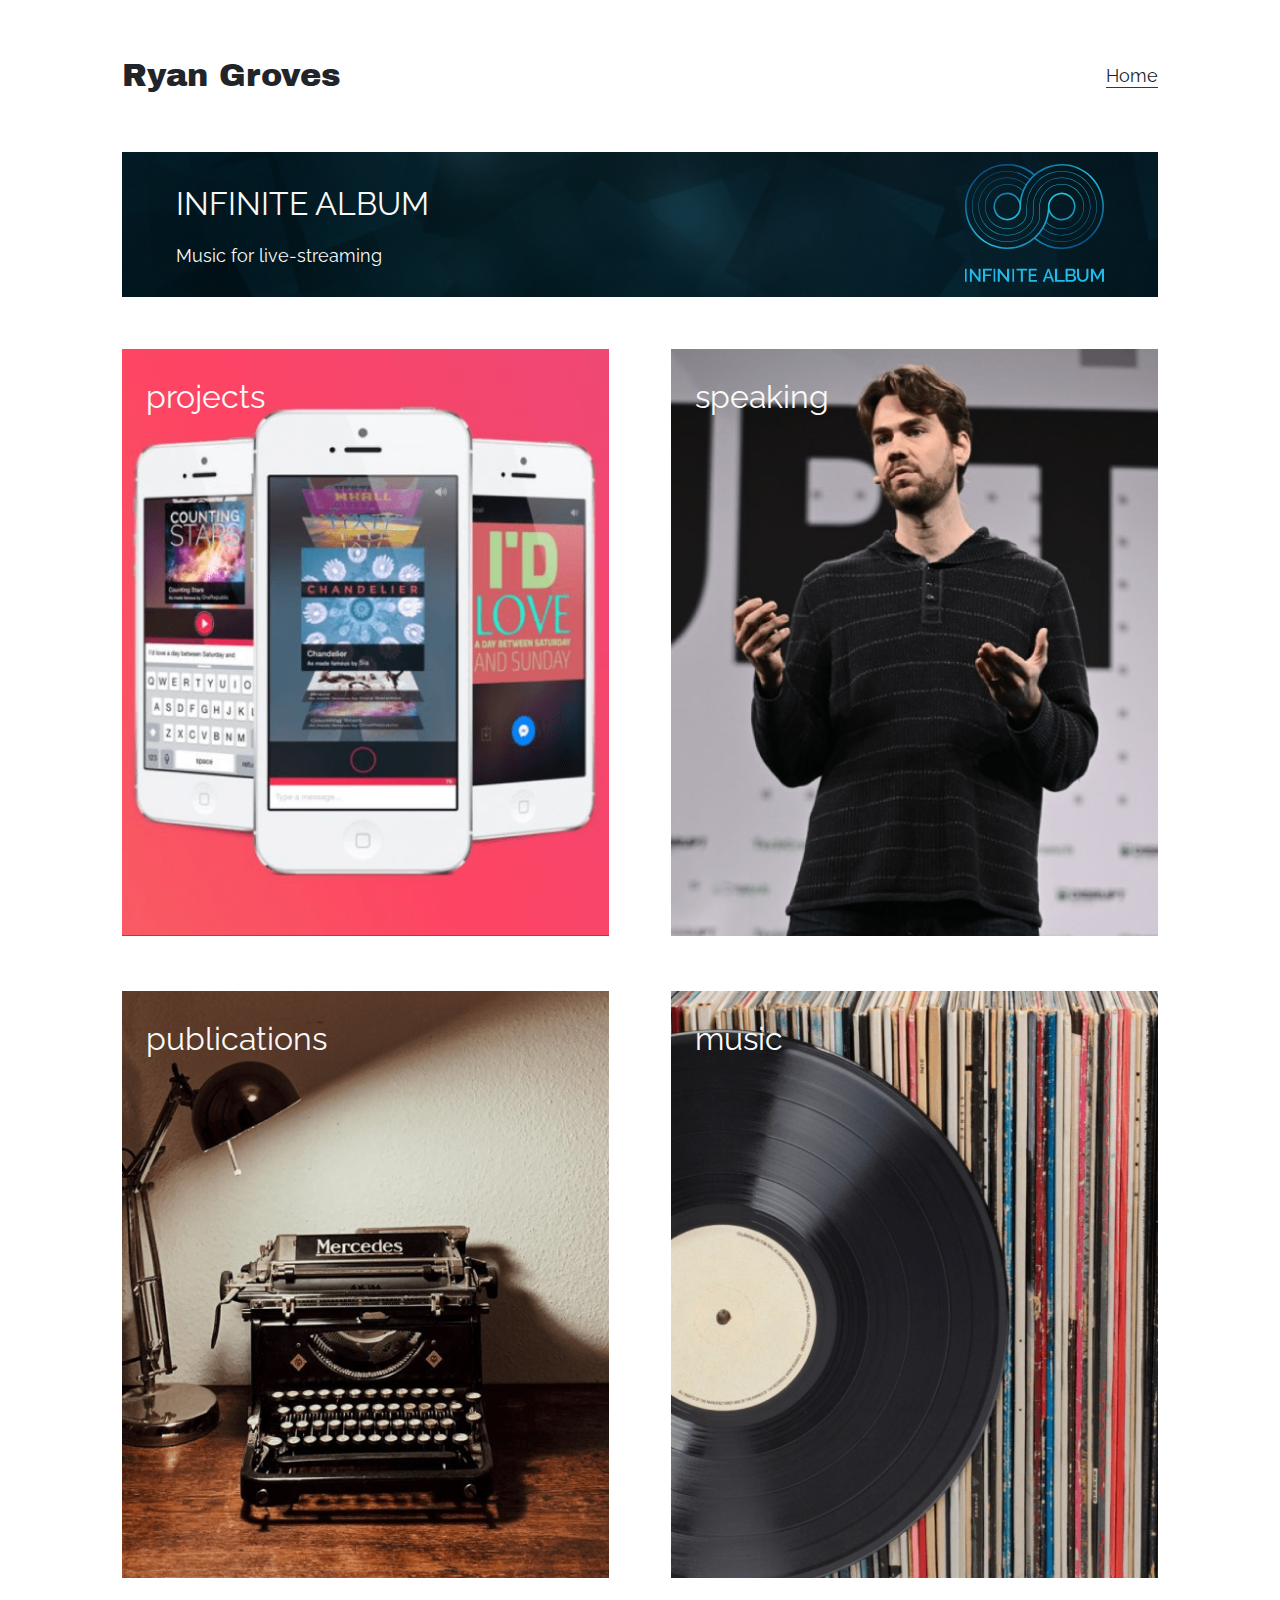
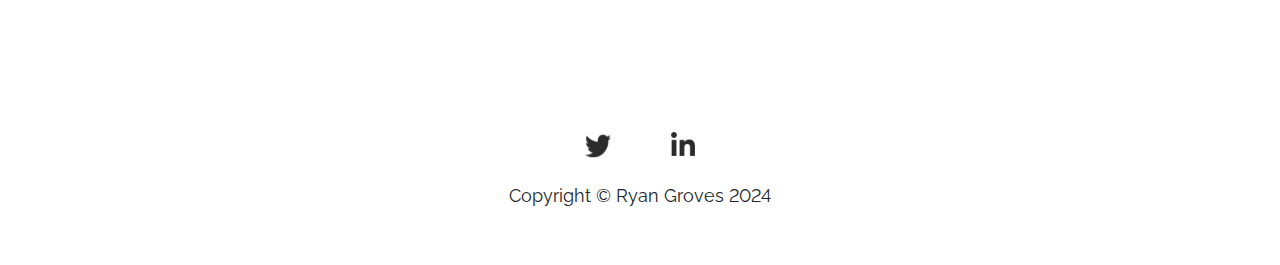
<file: index.html>
<!doctype html>
<html lang="en">
   <head>
      <meta charset="UTF-8">
      <title>Ryan Groves</title>
      <link rel="preconnect" href="https://fonts.gstatic.com">
      <link href="https://fonts.googleapis.com/css2?family=Archivo+Black&family=Cabin+Sketch:wght@400;700&family=Raleway:wght@400;700&display=swap" rel="stylesheet">
      <link rel="shortcut icon" href="/img/favicons/favicon.ico">
      <link rel="icon" type="image/png" sizes="16x16" href="/img/favicons/favicon-16x16.png">
      <link rel="icon" type="image/png" sizes="32x32" href="/img/favicons/favicon-32x32.png">
      <link rel="manifest" href="/img/favicons/manifest.json">
      <meta name="mobile-web-app-capable" content="yes">
      <meta name="theme-color" content="#fff">
      <meta name="application-name" content="Site">
      <link rel="apple-touch-icon" sizes="57x57" href="/img/favicons/apple-touch-icon-57x57.png">
      <link rel="apple-touch-icon" sizes="60x60" href="/img/favicons/apple-touch-icon-60x60.png">
      <link rel="apple-touch-icon" sizes="72x72" href="/img/favicons/apple-touch-icon-72x72.png">
      <link rel="apple-touch-icon" sizes="76x76" href="/img/favicons/apple-touch-icon-76x76.png">
      <link rel="apple-touch-icon" sizes="114x114" href="/img/favicons/apple-touch-icon-114x114.png">
      <link rel="apple-touch-icon" sizes="120x120" href="/img/favicons/apple-touch-icon-120x120.png">
      <link rel="apple-touch-icon" sizes="144x144" href="/img/favicons/apple-touch-icon-144x144.png">
      <link rel="apple-touch-icon" sizes="152x152" href="/img/favicons/apple-touch-icon-152x152.png">
      <link rel="apple-touch-icon" sizes="167x167" href="/img/favicons/apple-touch-icon-167x167.png">
      <link rel="apple-touch-icon" sizes="180x180" href="/img/favicons/apple-touch-icon-180x180.png">
      <link rel="apple-touch-icon" sizes="1024x1024" href="/img/favicons/apple-touch-icon-1024x1024.png">
      <meta name="apple-mobile-web-app-capable" content="yes">
      <meta name="apple-mobile-web-app-status-bar-style" content="black-translucent">
      <meta name="apple-mobile-web-app-title" content="Site">
      <meta name="viewport" content="width=device-width,initial-scale=1">
      <link href="./style.ca1da8e203b521a9d80a.css" rel="stylesheet">
   </head>
   <body>
      <header>
         <div class="container-fluid">
            <div class="row justify-content-center">
               <div class="col-12 col-md-8 d-flex align-items-center justify-content-center justify-content-md-start mb-4 mb-md-0">
                  <p class="title">Ryan Groves</p>
               </div>
               <div class="col-12 col-md-2 text-center text-md-right my-auto">
                  <p><a class="home-btn home-btn__active" href="/">Home</a></p>
               </div>
            </div>
         </div>
      </header>
      <section class="home" id="home">
         <div class="container-fluid">
            <div class="row justify-content-center">
               <div class="col-12 col-md-10">
                  <a href="http://infinitealbum.io/" target="_blank" rel="noopener noreferrer">
                     <div class="infinite-album-banner">
                        <div class="d-flex flex-column">
                           <h1>Infinite album</h1>
                           <p>Music for live-streaming</p>
                        </div>
                        <div><img src="img/infinite_album.4c6bcc647778bd9d5083f630957f6303.svg" alt="Infinite Album logo"></div>
                     </div>
                  </a>
               </div>
            </div>
            <div class="row justify-content-center">
               <div class="col-12 col-md-10">
                  <div class="pages-navigation">
                     <div class="page-navigation">
                        <a href="projects">
                           <h2>Projects</h2>
                           <img src="img/projects.0735e5639f8525e3e2749e26e11220e8.png" alt="Projects page">
                        </a>
                     </div>
                     <div class="page-navigation">
                        <a href="speaking">
                           <h2>Speaking</h2>
                           <img src="img/speaking.a22943f608d28fb2b9ece927c286e671.png" alt="Speaking page">
                        </a>
                     </div>
                     <div class="page-navigation">
                        <a href="publications">
                           <h2>Publications</h2>
                           <img src="img/publications.14d2966f18023c270d5cee522f48bc3c.png" alt="Publications page">
                        </a>
                     </div>
                     <div class="page-navigation">
                        <a href="music">
                           <h2>Music</h2>
                           <img src="img/music.87c6337c99b13850ff15f9e05b05e69e.png" alt="Music page">
                        </a>
                     </div>
                  </div>
               </div>
            </div>
         </div>
      </section>
      <footer>
         <div class="container">
            <div class="row">
               <div class="col-12 text-center">
                  <div class="d-flex justify-content-center"><a href="https://twitter.com/ryangrovesmusic/" target="_blank" rel="noopener noreferrer"><img src="img/twitter.f5befa4a75fcc7cdd347fa80400fe6e8.svg" alt="Twitter Logo" class="social-media-icon twitter-icon"> </a><a href="https://www.linkedin.com/in/ryan-groves/" target="_blank" rel="noopener noreferrer"><img src="img/linkedin.111c8c5a3f2678f167b71373335af9b5.svg" alt="LinkedIn logo" class="social-media-icon"></a></div>
                  <p>Copyright © Ryan Groves 2024</p>
               </div>
            </div>
         </div>
      </footer>
      <script src="./js/common.520d9f971afbd343196e.js"></script>
   </body>
</html>
</file>
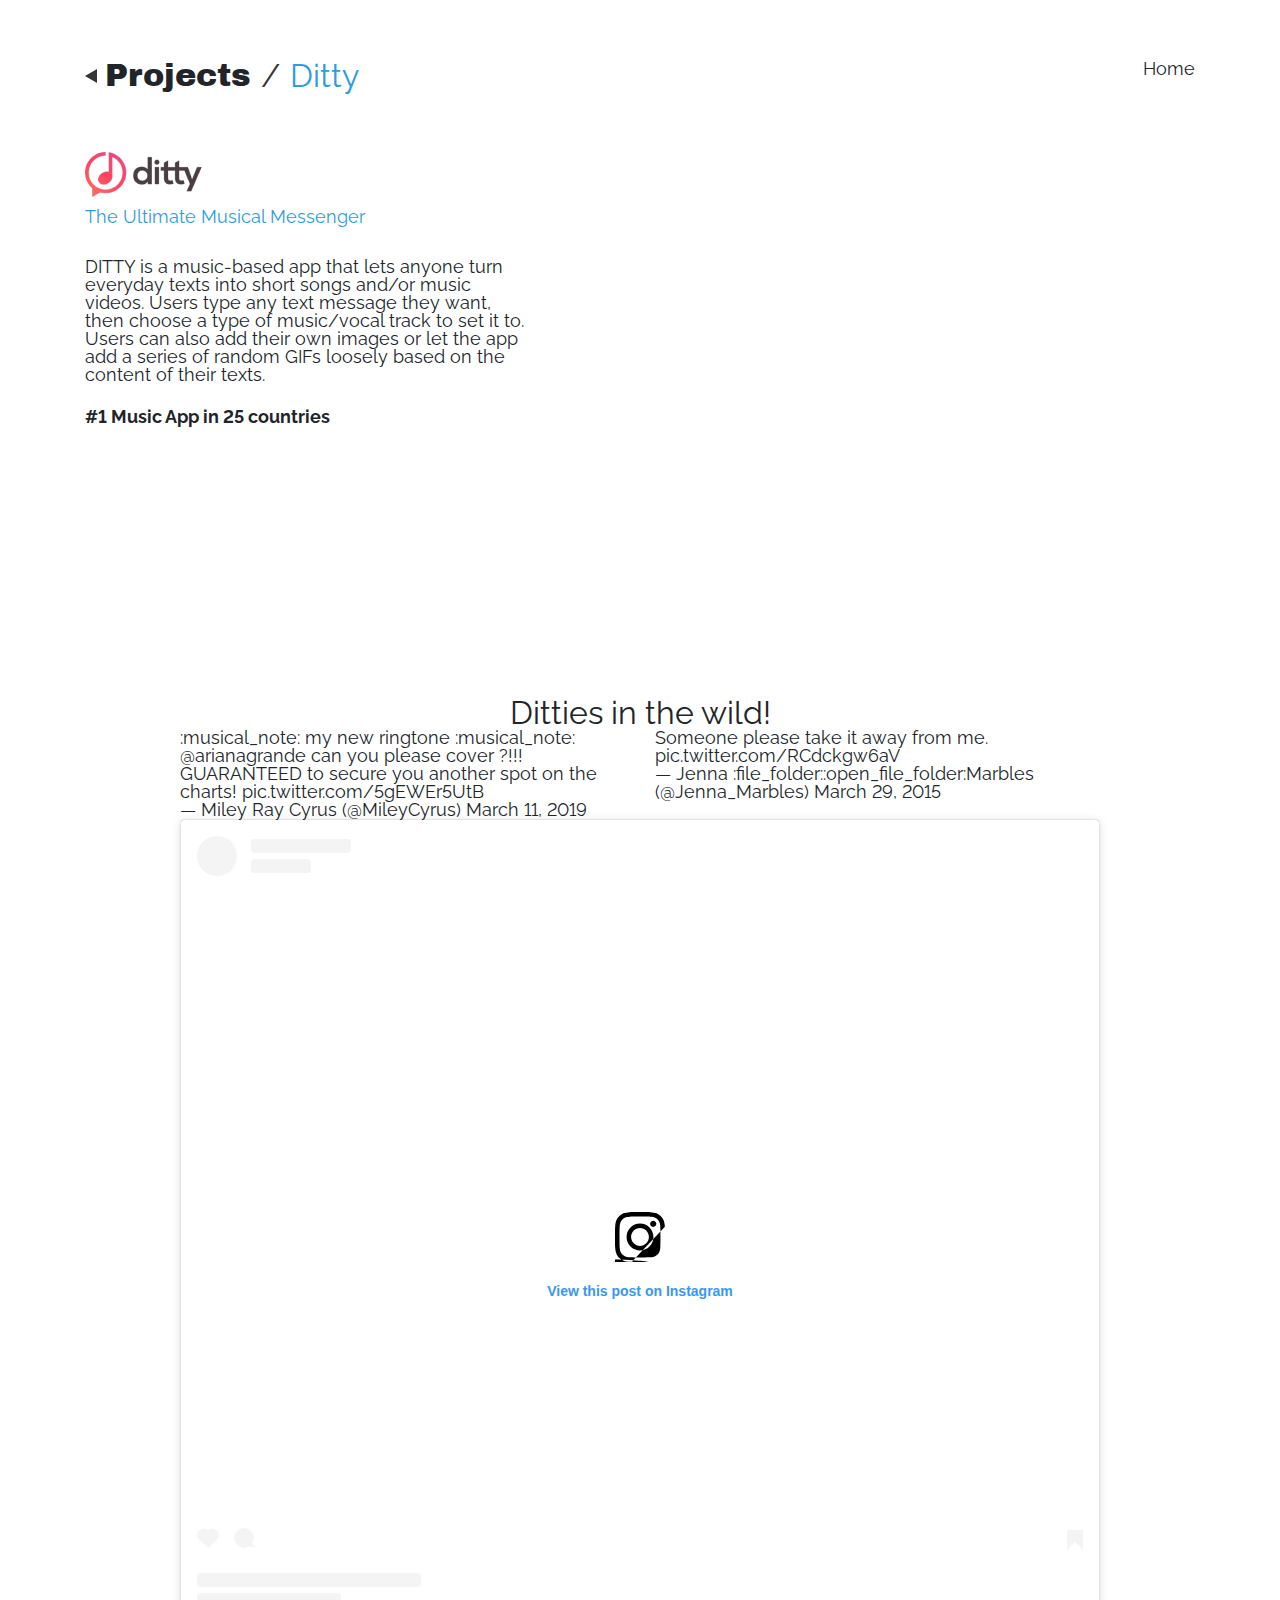
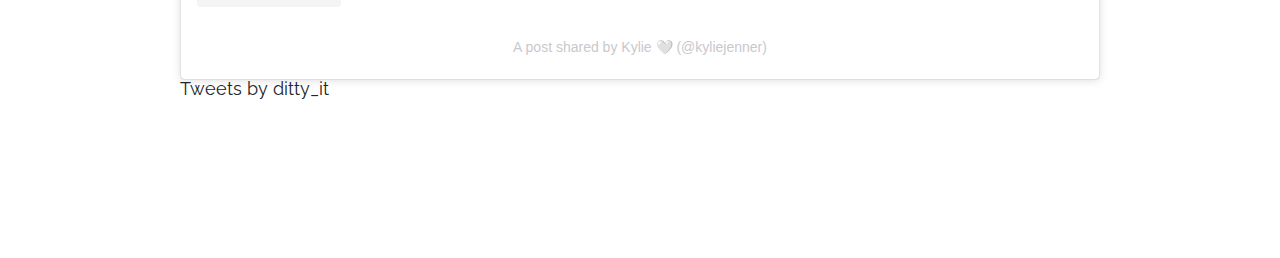
<file: ditty.html>
<!doctype html><html lang="en"><head><meta charset="UTF-8"><title>Ryan Groves</title><link rel="preconnect" href="https://fonts.gstatic.com"><link href="https://fonts.googleapis.com/css2?family=Archivo+Black&family=Cabin+Sketch:wght@400;700&family=Raleway:wght@400;700&display=swap" rel="stylesheet"><link rel="shortcut icon" href="/img/favicons/favicon.ico"><link rel="icon" type="image/png" sizes="16x16" href="/img/favicons/favicon-16x16.png"><link rel="icon" type="image/png" sizes="32x32" href="/img/favicons/favicon-32x32.png"><link rel="manifest" href="/img/favicons/manifest.json"><meta name="mobile-web-app-capable" content="yes"><meta name="theme-color" content="#fff"><meta name="application-name" content="Site"><link rel="apple-touch-icon" sizes="57x57" href="/img/favicons/apple-touch-icon-57x57.png"><link rel="apple-touch-icon" sizes="60x60" href="/img/favicons/apple-touch-icon-60x60.png"><link rel="apple-touch-icon" sizes="72x72" href="/img/favicons/apple-touch-icon-72x72.png"><link rel="apple-touch-icon" sizes="76x76" href="/img/favicons/apple-touch-icon-76x76.png"><link rel="apple-touch-icon" sizes="114x114" href="/img/favicons/apple-touch-icon-114x114.png"><link rel="apple-touch-icon" sizes="120x120" href="/img/favicons/apple-touch-icon-120x120.png"><link rel="apple-touch-icon" sizes="144x144" href="/img/favicons/apple-touch-icon-144x144.png"><link rel="apple-touch-icon" sizes="152x152" href="/img/favicons/apple-touch-icon-152x152.png"><link rel="apple-touch-icon" sizes="167x167" href="/img/favicons/apple-touch-icon-167x167.png"><link rel="apple-touch-icon" sizes="180x180" href="/img/favicons/apple-touch-icon-180x180.png"><link rel="apple-touch-icon" sizes="1024x1024" href="/img/favicons/apple-touch-icon-1024x1024.png"><meta name="apple-mobile-web-app-capable" content="yes"><meta name="apple-mobile-web-app-status-bar-style" content="black-translucent"><meta name="apple-mobile-web-app-title" content="Site"><meta name="viewport" content="width=device-width,initial-scale=1"><link href="./style.ca1da8e203b521a9d80a.css" rel="stylesheet"></head><body><header><div class="container"><div class="row"><div class="col-12 col-md-10 d-flex align-items-center justify-content-center justify-content-md-start mb-4 mb-md-0"><a href="/projects" class="d-flex align-items-center"><img src="img/back-arrow.87fd4503241ef5102c19d833a198f9b5.svg" alt="Back button" class="back-btn"><p class="title">Projects</p></a><span class="header-delimiter">/</span><p class="page-name">Ditty</p></div><div class="col-12 col-md-2 text-center text-md-right"><p><a class="home-btn" href="/">Home</a></p></div></div></div></header><section id="ditty" class="projects projects-ditty"><div class="container"><div class="row d-flex flex-column align-items-center align-items-lg-start flex-md-row"><div class="col-12 col-md-6 col-lg-5"><div class="text-center projects-wrapper text-md-left"><img class="mb-2" src="img/ditty.9cc92247ca56998bc1317cd410e8c897.png" alt="infinite album"><p class="projects-wrapper text-capitalize">The ultimate musical messenger</p></div><p class="mb-4">DITTY is a music-based app that lets anyone turn everyday texts into short songs and/or music videos. Users type any text message they want, then choose a type of music/vocal track to set it to. Users can also add their own images or let the app add a series of random GIFs loosely based on the content of their texts.</p><p class="text-bold">#1 Music App in 25 countries</p></div><div class="col-12 col-md-6 col-lg-7 video-wrapper"><div class="video-rel"><div class="iframe-container"><iframe src="https://www.youtube.com/embed/Em3qXLSmlWc"></iframe></div><a data-toggle="video-modal" data-target="#video-modal" data-video="https://www.youtube.com/embed/Em3qXLSmlWc"></a></div></div></div><div class="row twitter-wrapp d-flex justify-content-center"><div class="col-12 text-center"><p class="heads">Ditties in the wild!</p></div><div class="col-12 col-md-5 d-flex justify-content-center"><blockquote class="twitter-tweet"><p lang="en" dir="ltr">:musical_note: my new ringtone :musical_note: <a href="https://twitter.com/ArianaGrande?ref_src=twsrc^tfw">@arianagrande</a> can you please cover ?!!! GUARANTEED to secure you another spot on the charts! <a href="https://t.co/5gEWEr5UtB">pic.twitter.com/5gEWEr5UtB</a></p>&mdash; Miley Ray Cyrus (@MileyCyrus) <a href="https://twitter.com/MileyCyrus/status/1105144906698448896?ref_src=twsrc^tfw">March 11, 2019</a></blockquote></div><div class="col-12 col-md-5 d-flex justify-content-center"><blockquote class="twitter-tweet"><p lang="en" dir="ltr">Someone please take it away from me. <a href="http://t.co/RCdckgw6aV">pic.twitter.com/RCdckgw6aV</a></p>&mdash; Jenna :file_folder::open_file_folder:Marbles (@Jenna_Marbles) <a href="https://twitter.com/Jenna_Marbles/status/582041124958679040?ref_src=twsrc^tfw">March 29, 2015</a></blockquote></div><div class="col-12 col-md-10 d-flex justify-content-center"><blockquote class="instagram-media" data-instgrm-captioned data-instgrm-permalink="https://www.instagram.com/p/0v7G2aHGvL/?utm_source=ig_embed&amp;utm_campaign=loading" data-instgrm-version="13" style="background:#FFF; border:0; border-radius:3px; box-shadow:0 0 1px 0 rgba(0,0,0,0.5),0 1px 10px 0 rgba(0,0,0,0.15); margin: 1px; padding:0; width:100%;"><div style="padding:16px;"><a href="https://www.instagram.com/p/0v7G2aHGvL/?utm_source=ig_embed&amp;utm_campaign=loading" style="background:#FFFFFF; line-height:0; padding:0 0; text-align:center; text-decoration:none; width:100%;" target="_blank"><div style="display: flex; flex-direction: row; align-items: center;"><div style="background-color: #F4F4F4; border-radius: 50%; flex-grow: 0; height: 40px; margin-right: 14px; width: 40px;"></div><div style="display: flex; flex-direction: column; flex-grow: 1; justify-content: center;"><div style="background-color: #F4F4F4; border-radius: 4px; flex-grow: 0; height: 14px; margin-bottom: 6px; width: 100px;"></div><div style="background-color: #F4F4F4; border-radius: 4px; flex-grow: 0; height: 14px; width: 60px;"></div></div></div><div style="padding: 19% 0;"></div><div style="display:block; height:50px; margin:0 auto 12px; width:50px;"><svg width="50px" height="50px" viewBox="0 0 60 60" version="1.1" xmlns="https://www.w3.org/2000/svg" xmlns:xlink="https://www.w3.org/1999/xlink"><g stroke="none" stroke-width="1" fill="none" fill-rule="evenodd"><g transform="translate(-511.000000, -20.000000)" fill="#000000"><g><path d="M556.869,30.41 C554.814,30.41 553.148,32.076 553.148,34.131 C553.148,36.186 554.814,37.852 556.869,37.852 C558.924,37.852 560.59,36.186 560.59,34.131 C560.59,32.076 558.924,30.41 556.869,30.41 M541,60.657 C535.114,60.657 530.342,55.887 530.342,50 C530.342,44.114 535.114,39.342 541,39.342 C546.887,39.342 551.658,44.114 551.658,50 C551.658,55.887 546.887,60.657 541,60.657 M541,33.886 C532.1,33.886 524.886,41.1 524.886,50 C524.886,58.899 532.1,66.113 541,66.113 C549.9,66.113 557.115,58.899 557.115,50 C557.115,41.1 549.9,33.886 541,33.886 M565.378,62.101 C565.244,65.022 564.756,66.606 564.346,67.663 C563.803,69.06 563.154,70.057 562.106,71.106 C561.058,72.155 560.06,72.803 558.662,73.347 C557.607,73.757 556.021,74.244 553.102,74.378 C549.944,74.521 548.997,74.552 541,74.552 C533.003,74.552 532.056,74.521 528.898,74.378 C525.979,74.244 524.393,73.757 523.338,73.347 C521.94,72.803 520.942,72.155 519.894,71.106 C518.846,70.057 518.197,69.06 517.654,67.663 C517.244,66.606 516.755,65.022 516.623,62.101 C516.479,58.943 516.448,57.996 516.448,50 C516.448,42.003 516.479,41.056 516.623,37.899 C516.755,34.978 517.244,33.391 517.654,32.338 C518.197,30.938 518.846,29.942 519.894,28.894 C520.942,27.846 521.94,27.196 523.338,26.654 C524.393,26.244 525.979,25.756 528.898,25.623 C532.057,25.479 533.004,25.448 541,25.448 C548.997,25.448 549.943,25.479 553.102,25.623 C556.021,25.756 557.607,26.244 558.662,26.654 C560.06,27.196 561.058,27.846 562.106,28.894 C563.154,29.942 563.803,30.938 564.346,32.338 C564.756,33.391 565.244,34.978 565.378,37.899 C565.522,41.056 565.552,42.003 565.552,50 C565.552,57.996 565.522,58.943 565.378,62.101 M570.82,37.631 C570.674,34.438 570.167,32.258 569.425,30.349 C568.659,28.377 567.633,26.702 565.965,25.035 C564.297,23.368 562.623,22.342 560.652,21.575 C558.743,20.834 556.562,20.326 553.369,20.18 C550.169,20.033 549.148,20 541,20 C532.853,20 531.831,20.033 528.631,20.18 C525.438,20.326 523.257,20.834 521.349,21.575 C519.376,22.342 517.703,23.368 516.035,25.035 C514.368,26.702 513.342,28.377 512.574,30.349 C511.834,32.258 511.326,34.438 511.181,37.631 C511.035,40.831 511,41.851 511,50 C511,58.147 511.035,59.17 511.181,62.369 C511.326,65.562 511.834,67.743 512.574,69.651 C513.342,71.625 514.368,73.296 516.035,74.965 C517.703,76.634 519.376,77.658 521.349,78.425 C523.257,79.167 525.438,79.673 528.631,79.82 C531.831,79.965 532.853,80.001 541,80.001 C549.148,80.001 550.169,79.965 553.369,79.82 C556.562,79.673 55
8.743,79.167 560.652,78.425 C562.623,77.658 564.297,76.634 565.965,74.965 C567.633,73.296 568.659,71.625 569.425,69.651 C570.167,67.743 570.674,65.562 570.82,62.369 C570.966,59.17 571,58.147 571,50 C571,41.851 570.966,40.831 570.82,37.631"></path></g></g></g></svg></div><div style="padding-top: 8px;"><div style="color:#3897f0; font-family:Arial,sans-serif; font-size:14px; font-style:normal; font-weight:550; line-height:18px;">View this post on Instagram</div></div><div style="padding: 12.5% 0;"></div><div style="display: flex; flex-direction: row; margin-bottom: 14px; align-items: center;"><div><div style="background-color: #F4F4F4; border-radius: 50%; height: 12.5px; width: 12.5px; transform: translateX(0px) translateY(7px);"></div><div style="background-color: #F4F4F4; height: 12.5px; transform: rotate(-45deg) translateX(3px) translateY(1px); width: 12.5px; flex-grow: 0; margin-right: 14px; margin-left: 2px;"></div><div style="background-color: #F4F4F4; border-radius: 50%; height: 12.5px; width: 12.5px; transform: translateX(9px) translateY(-18px);"></div></div><div style="margin-left: 8px;"><div style="background-color: #F4F4F4; border-radius: 50%; flex-grow: 0; height: 20px; width: 20px;"></div><div style="width: 0; height: 0; border-top: 2px solid transparent; border-left: 6px solid #f4f4f4; border-bottom: 2px solid transparent; transform: translateX(16px) translateY(-4px) rotate(30deg)"></div></div><div style="margin-left: auto;"><div style="width: 0px; border-top: 8px solid #F4F4F4; border-right: 8px solid transparent; transform: translateY(16px);"></div><div style="background-color: #F4F4F4; flex-grow: 0; height: 12px; width: 16px; transform: translateY(-4px);"></div><div style="width: 0; height: 0; border-top: 8px solid #F4F4F4; border-left: 8px solid transparent; transform: translateY(-4px) translateX(8px);"></div></div></div><div style="display: flex; flex-direction: column; flex-grow: 1; justify-content: center; margin-bottom: 24px;"><div style="background-color: #F4F4F4; border-radius: 4px; flex-grow: 0; height: 14px; margin-bottom: 6px; width: 224px;"></div><div style="background-color: #F4F4F4; border-radius: 4px; flex-grow: 0; height: 14px; width: 144px;"></div></div></a><p style="color:#c9c8cd; font-family:Arial,sans-serif; font-size:14px; line-height:17px; margin-bottom:0; margin-top:8px; overflow:hidden; padding:8px 0 7px; text-align:center; text-overflow:ellipsis; white-space:nowrap;"><a href="https://www.instagram.com/p/0v7G2aHGvL/?utm_source=ig_embed&amp;utm_campaign=loading" style="color:#c9c8cd; font-family:Arial,sans-serif; font-size:14px; font-style:normal; font-weight:normal; line-height:17px; text-decoration:none;" target="_blank">A post shared by Kylie 🤍 (@kyliejenner)</a></p></div></blockquote><script async src="//www.instagram.com/embed.js"></script></div><div class="col-12 col-md-10"><a class="twitter-timeline" href="https://twitter.com/ditty_it?ref_src=twsrc^tfw">Tweets by ditty_it</a><script async src="https://platform.twitter.com/widgets.js" charset="utf-8"></script></div></div></div></section><div class="modal-backdrop d-none fade" id="backdrop"></div><div class="modal fade d-none" id="video-modal" tabindex="-1" role="dialog" aria-hidden="true"><div class="modal-dialog" role="document"><div class="modal-content"><div class="modal-header"><button type="button" class="close" data-dismiss="modal" aria-label="Close"><span aria-hidden="true"><img src="img/close.d6a652bbcab20190b2bce9eb2b5811f6.svg" alt="Close"></span></button></div><div class="modal-body"><div class="container-fluid"><div class="row d-flex justify-content-center"><div class="col-12"><div class="embed-responsive embed-responsive-16by9"><iframe class="embed-responsive-item" src="" id="video" allow="autoplay"></iframe></div></div></div></div></div></div></div></div><script src="./js/common.520d9f971afbd343196e.js"></script></body></html>
</file>
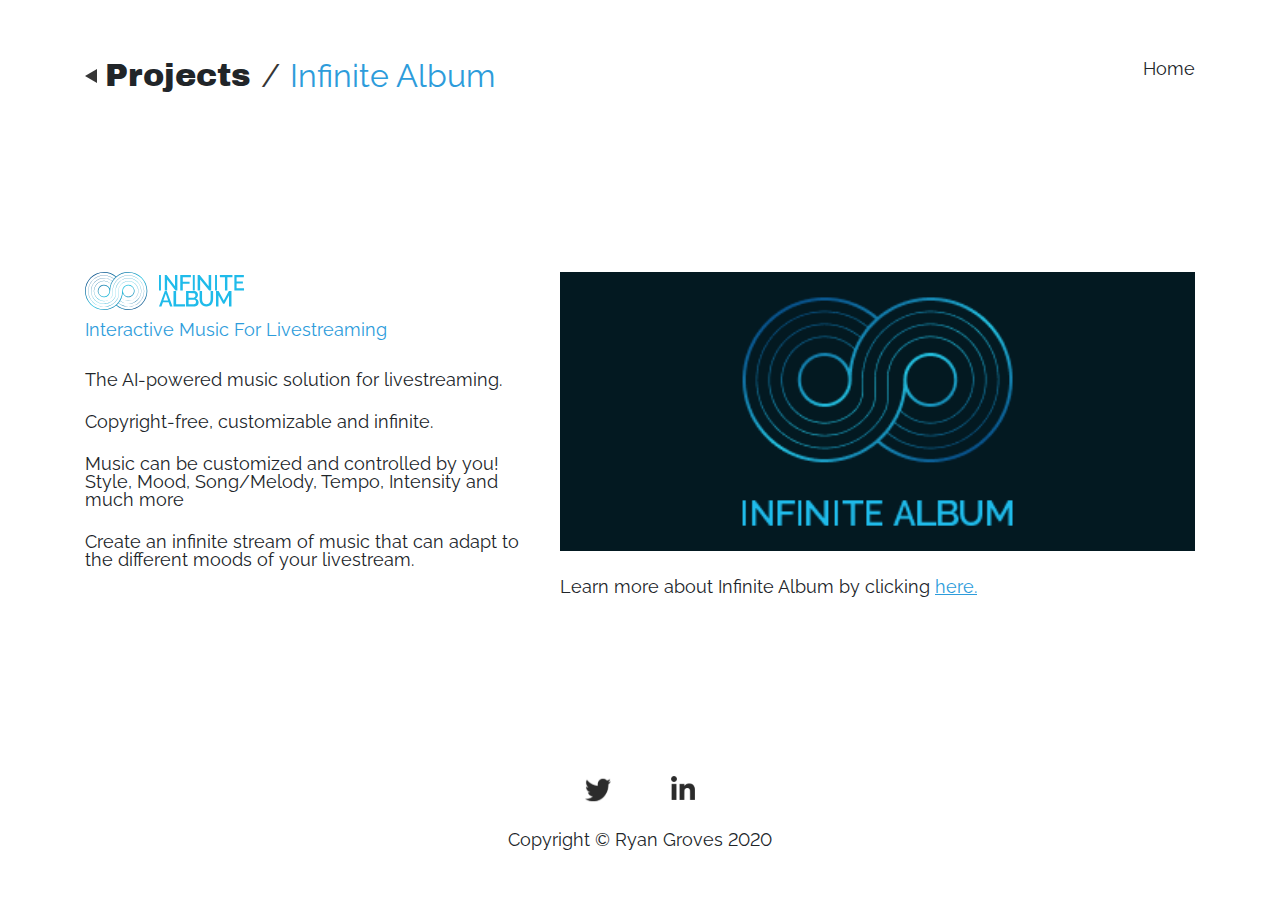
<file: infinite_album.html>
<!doctype html><html lang="en"><head><meta charset="UTF-8"><title>Ryan Groves</title><link rel="preconnect" href="https://fonts.gstatic.com"><link href="https://fonts.googleapis.com/css2?family=Archivo+Black&family=Cabin+Sketch:wght@400;700&family=Raleway:wght@400;700&display=swap" rel="stylesheet"><link rel="shortcut icon" href="/img/favicons/favicon.ico"><link rel="icon" type="image/png" sizes="16x16" href="/img/favicons/favicon-16x16.png"><link rel="icon" type="image/png" sizes="32x32" href="/img/favicons/favicon-32x32.png"><link rel="manifest" href="/img/favicons/manifest.json"><meta name="mobile-web-app-capable" content="yes"><meta name="theme-color" content="#fff"><meta name="application-name" content="Site"><link rel="apple-touch-icon" sizes="57x57" href="/img/favicons/apple-touch-icon-57x57.png"><link rel="apple-touch-icon" sizes="60x60" href="/img/favicons/apple-touch-icon-60x60.png"><link rel="apple-touch-icon" sizes="72x72" href="/img/favicons/apple-touch-icon-72x72.png"><link rel="apple-touch-icon" sizes="76x76" href="/img/favicons/apple-touch-icon-76x76.png"><link rel="apple-touch-icon" sizes="114x114" href="/img/favicons/apple-touch-icon-114x114.png"><link rel="apple-touch-icon" sizes="120x120" href="/img/favicons/apple-touch-icon-120x120.png"><link rel="apple-touch-icon" sizes="144x144" href="/img/favicons/apple-touch-icon-144x144.png"><link rel="apple-touch-icon" sizes="152x152" href="/img/favicons/apple-touch-icon-152x152.png"><link rel="apple-touch-icon" sizes="167x167" href="/img/favicons/apple-touch-icon-167x167.png"><link rel="apple-touch-icon" sizes="180x180" href="/img/favicons/apple-touch-icon-180x180.png"><link rel="apple-touch-icon" sizes="1024x1024" href="/img/favicons/apple-touch-icon-1024x1024.png"><meta name="apple-mobile-web-app-capable" content="yes"><meta name="apple-mobile-web-app-status-bar-style" content="black-translucent"><meta name="apple-mobile-web-app-title" content="Site"><meta name="viewport" content="width=device-width,initial-scale=1"><link href="./style.ca1da8e203b521a9d80a.css" rel="stylesheet"></head><body><header><div class="container"><div class="row"><div class="col-12 col-md-10 d-flex align-items-center justify-content-center justify-content-md-start mb-4 mb-md-0"><a href="/projects" class="d-flex align-items-center"><img src="img/back-arrow.87fd4503241ef5102c19d833a198f9b5.svg" alt="Back button" class="back-btn"><p class="title">Projects</p></a><span class="header-delimiter">/</span><p class="page-name text-capitalize">Infinite album</p></div><div class="col-12 col-md-2 text-center text-md-right"><p><a class="home-btn" href="/">Home</a></p></div></div></div></header><section id="infinite__album" class="projects"><div class="container"><div class="row d-flex flex-column align-items-center align-items-lg-start flex-md-row"><div class="col-12 col-md-6 col-lg-5"><div class="text-center projects-wrapper text-md-left"><img class="mb-2" src="img/infinite_album_logo.0f584103f5492b864807adeb58403239.svg" alt="infinite album"><p class="projects-wrapper text-capitalize">Interactive Music for Livestreaming</p></div><p class="mb-4">The AI-powered music solution for livestreaming.</p><p>Copyright-free, customizable and infinite.</p><p class="mb-4 mt-4">Music can be customized and controlled by you! Style, Mood, Song/Melody, Tempo, Intensity and much more</p><p>Create an infinite stream of music that can adapt to the different moods of your livestream.</p></div><div class="col-12 col-md-6 col-lg-7 video-wrapper"><img class="placeholder" src="img/infinite_album_proj.4d8a656923d69021ace6695310b60be4.png" alt=""><p class="mt-4">Learn more about Infinite Album by clicking <a class="blue-link" target="_blank" href="http://infinitealbum.io/">here.</a></p></div></div></div></section><footer><div class="container"><div class="row"><div class="col-12 text-center"><div class="d-flex justify-content-center"><a href="https://twitter.com/ryangrovesmusic/" target="_blank" rel="noopener noreferrer"><img src="img/twitter.f5befa4a75fcc7cdd347fa80400fe6e8.svg" alt="Twitter Logo" class="social-media-icon twitter-icon"> </a><a href="https://www.linkedin.com/in/ryan-groves/" target="_blank" rel="noopener noreferrer"><img src="img/linkedin.111c8c5a3f2678f167b71373335af9b5.svg" alt="LinkedIn logo" class="social-media-icon"></a></div><p>Copyright © Ryan Groves 2020</p></div></div></div></footer><script src="./js/common.520d9f971afbd343196e.js"></script></body></html>
</file>
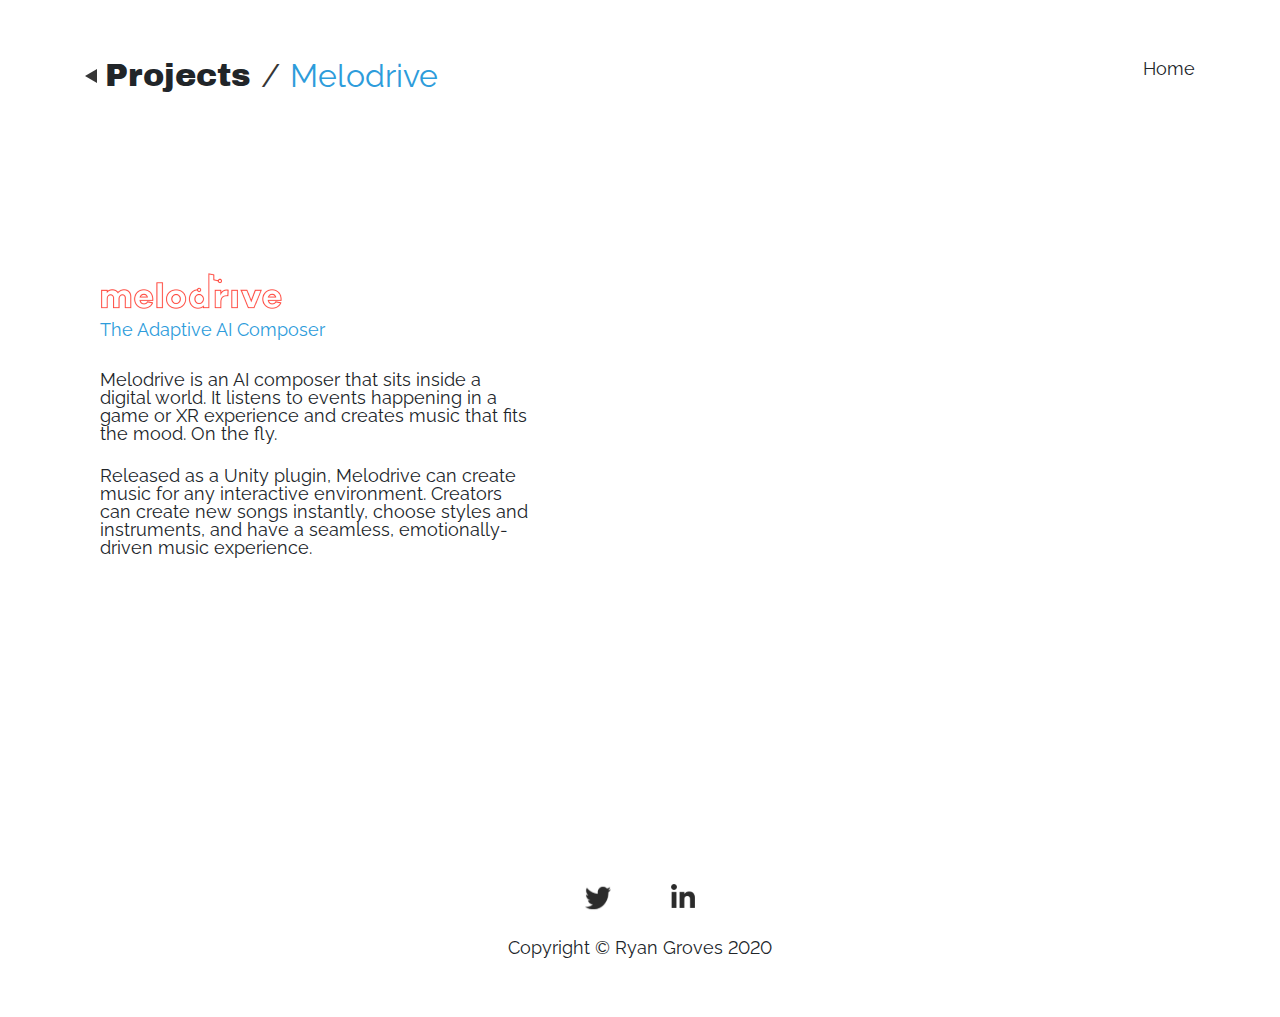
<file: melodrive.html>
<!doctype html><html lang="en"><head><meta charset="UTF-8"><title>Ryan Groves</title><link rel="preconnect" href="https://fonts.gstatic.com"><link href="https://fonts.googleapis.com/css2?family=Archivo+Black&family=Cabin+Sketch:wght@400;700&family=Raleway:wght@400;700&display=swap" rel="stylesheet"><link rel="shortcut icon" href="/img/favicons/favicon.ico"><link rel="icon" type="image/png" sizes="16x16" href="/img/favicons/favicon-16x16.png"><link rel="icon" type="image/png" sizes="32x32" href="/img/favicons/favicon-32x32.png"><link rel="manifest" href="/img/favicons/manifest.json"><meta name="mobile-web-app-capable" content="yes"><meta name="theme-color" content="#fff"><meta name="application-name" content="Site"><link rel="apple-touch-icon" sizes="57x57" href="/img/favicons/apple-touch-icon-57x57.png"><link rel="apple-touch-icon" sizes="60x60" href="/img/favicons/apple-touch-icon-60x60.png"><link rel="apple-touch-icon" sizes="72x72" href="/img/favicons/apple-touch-icon-72x72.png"><link rel="apple-touch-icon" sizes="76x76" href="/img/favicons/apple-touch-icon-76x76.png"><link rel="apple-touch-icon" sizes="114x114" href="/img/favicons/apple-touch-icon-114x114.png"><link rel="apple-touch-icon" sizes="120x120" href="/img/favicons/apple-touch-icon-120x120.png"><link rel="apple-touch-icon" sizes="144x144" href="/img/favicons/apple-touch-icon-144x144.png"><link rel="apple-touch-icon" sizes="152x152" href="/img/favicons/apple-touch-icon-152x152.png"><link rel="apple-touch-icon" sizes="167x167" href="/img/favicons/apple-touch-icon-167x167.png"><link rel="apple-touch-icon" sizes="180x180" href="/img/favicons/apple-touch-icon-180x180.png"><link rel="apple-touch-icon" sizes="1024x1024" href="/img/favicons/apple-touch-icon-1024x1024.png"><meta name="apple-mobile-web-app-capable" content="yes"><meta name="apple-mobile-web-app-status-bar-style" content="black-translucent"><meta name="apple-mobile-web-app-title" content="Site"><meta name="viewport" content="width=device-width,initial-scale=1"><link href="./style.ca1da8e203b521a9d80a.css" rel="stylesheet"></head><body><header><div class="container"><div class="row"><div class="col-12 col-md-10 d-flex align-items-center justify-content-center justify-content-md-start mb-4 mb-md-0"><a href="/projects" class="d-flex align-items-center"><img src="img/back-arrow.87fd4503241ef5102c19d833a198f9b5.svg" alt="Back button" class="back-btn"><p class="title">Projects</p></a><span class="header-delimiter">/</span><p class="page-name">Melodrive</p></div><div class="col-12 col-md-2 text-center text-md-right"><p><a class="home-btn" href="/">Home</a></p></div></div></div></header><section id="melodrive" class="projects"><div class="container"><div class="container"><div class="row d-flex flex-column align-items-center align-items-md-start flex-md-row"><div class="col-12 col-md-5"><div class="text-center projects-wrapper text-md-left"><img class="mb-2" src="img/melodrive_main_logo.bc59e82cb0ba1654d111711908d8ff78.png" alt="potus"><p class="projects-wrapper text-capitalize">The adaptive aI composer</p></div><p class="mb-4">Melodrive is an AI composer that sits inside a digital world. It listens to events happening in a game or XR experience and creates music that fits the mood. On the fly.</p><p>Released as a Unity plugin, Melodrive can create music for any interactive environment. Creators can create new songs instantly, choose styles and instruments, and have a seamless, emotionally-driven music experience.</p></div><div class="col-12 col-md-7 video-wrapper"><div class="video-rel"><div class="iframe-container"><iframe src="https://www.youtube.com/embed/VzRQNQQd2Lc"></iframe></div><a data-toggle="video-modal" data-target="#video-modal" data-video="https://www.youtube.com/embed/VzRQNQQd2Lc"></a></div></div></div></div></div></section><footer><div class="container"><div class="row"><div class="col-12 text-center"><div class="d-flex justify-content-center"><a href="https://twitter.com/ryangrovesmusic/" target="_blank" rel="noopener noreferrer"><img src="img/twitter.f5befa4a75fcc7cdd347fa80400fe6e8.svg" alt="Twitter Logo" class="social-media-icon twitter-icon"> </a><a href="https://www.linkedin.com/in/ryan-groves/" target="_blank" rel="noopener noreferrer"><img src="img/linkedin.111c8c5a3f2678f167b71373335af9b5.svg" alt="LinkedIn logo" class="social-media-icon"></a></div><p>Copyright © Ryan Groves 2020</p></div></div></div></footer><div class="modal-backdrop d-none fade" id="backdrop"></div><div class="modal fade d-none" id="video-modal" tabindex="-1" role="dialog" aria-hidden="true"><div class="modal-dialog" role="document"><div class="modal-content"><div class="modal-header"><button type="button" class="close" data-dismiss="modal" aria-label="Close"><span aria-hidden="true"><img src="img/close.d6a652bbcab20190b2bce9eb2b5811f6.svg" alt="Close"></span></button></div><div class="modal-body"><div class="container-fluid"><div class="row d-flex justify-content-center"><div class="col-12"><div class="embed-responsive embed-responsive-16by9"><iframe class="embed-responsive-item" src="" id="video" allow="autoplay"></iframe></div></div></div></div></div></div></div></div><script src="./js/common.520d9f971afbd343196e.js"></script></body></html>
</file>
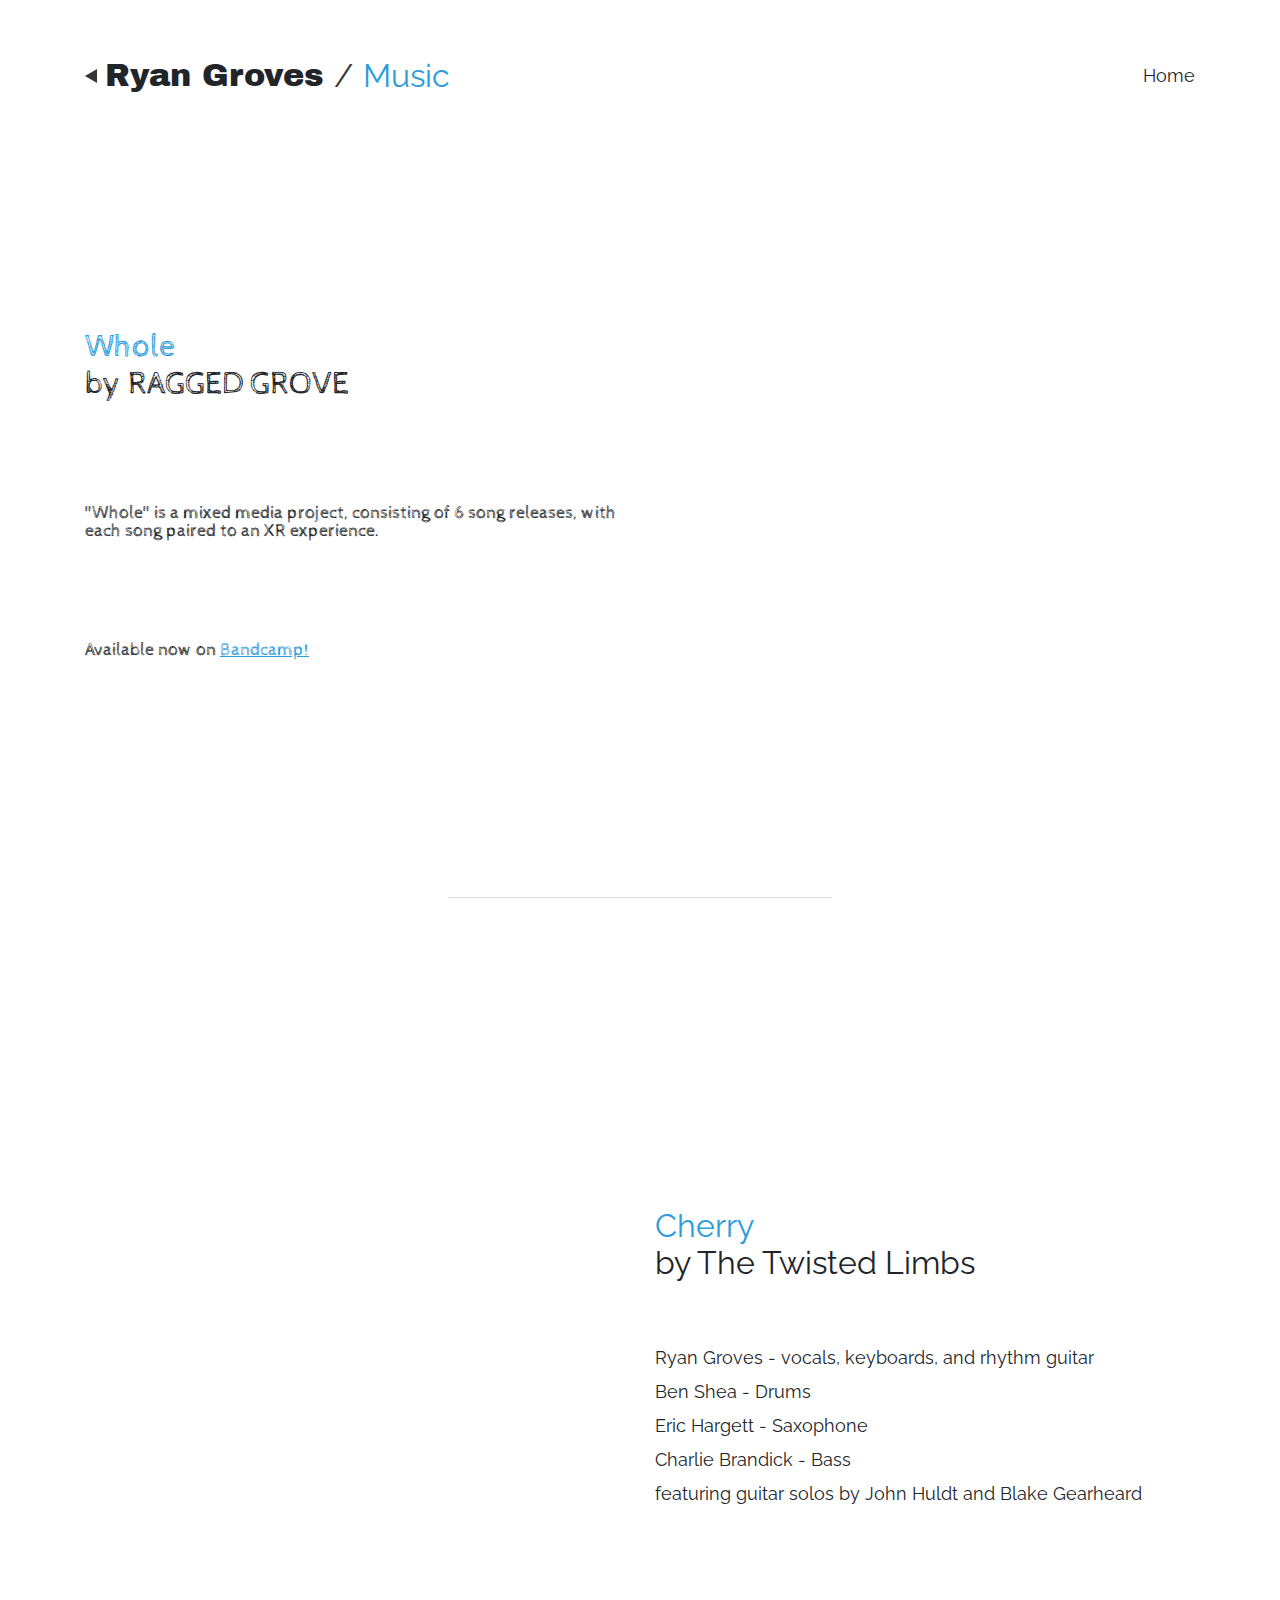
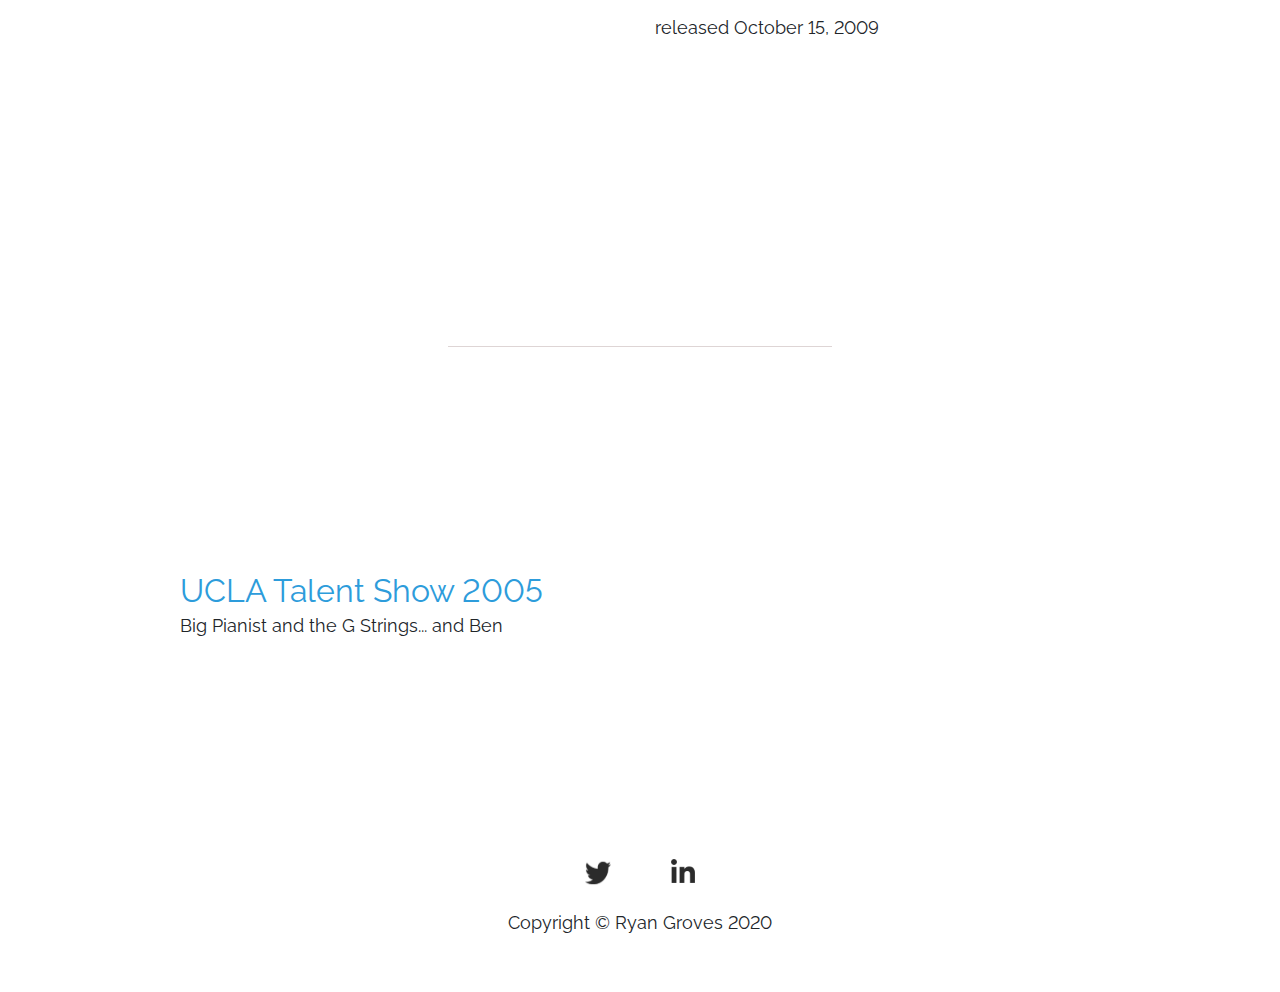
<file: music.html>
<!doctype html><html lang="en"><head><meta charset="UTF-8"><title>Ryan Groves</title><link rel="preconnect" href="https://fonts.gstatic.com"><link href="https://fonts.googleapis.com/css2?family=Archivo+Black&family=Cabin+Sketch:wght@400;700&family=Raleway:wght@400;700&display=swap" rel="stylesheet"><link rel="shortcut icon" href="/img/favicons/favicon.ico"><link rel="icon" type="image/png" sizes="16x16" href="/img/favicons/favicon-16x16.png"><link rel="icon" type="image/png" sizes="32x32" href="/img/favicons/favicon-32x32.png"><link rel="manifest" href="/img/favicons/manifest.json"><meta name="mobile-web-app-capable" content="yes"><meta name="theme-color" content="#fff"><meta name="application-name" content="Site"><link rel="apple-touch-icon" sizes="57x57" href="/img/favicons/apple-touch-icon-57x57.png"><link rel="apple-touch-icon" sizes="60x60" href="/img/favicons/apple-touch-icon-60x60.png"><link rel="apple-touch-icon" sizes="72x72" href="/img/favicons/apple-touch-icon-72x72.png"><link rel="apple-touch-icon" sizes="76x76" href="/img/favicons/apple-touch-icon-76x76.png"><link rel="apple-touch-icon" sizes="114x114" href="/img/favicons/apple-touch-icon-114x114.png"><link rel="apple-touch-icon" sizes="120x120" href="/img/favicons/apple-touch-icon-120x120.png"><link rel="apple-touch-icon" sizes="144x144" href="/img/favicons/apple-touch-icon-144x144.png"><link rel="apple-touch-icon" sizes="152x152" href="/img/favicons/apple-touch-icon-152x152.png"><link rel="apple-touch-icon" sizes="167x167" href="/img/favicons/apple-touch-icon-167x167.png"><link rel="apple-touch-icon" sizes="180x180" href="/img/favicons/apple-touch-icon-180x180.png"><link rel="apple-touch-icon" sizes="1024x1024" href="/img/favicons/apple-touch-icon-1024x1024.png"><meta name="apple-mobile-web-app-capable" content="yes"><meta name="apple-mobile-web-app-status-bar-style" content="black-translucent"><meta name="apple-mobile-web-app-title" content="Site"><meta name="viewport" content="width=device-width,initial-scale=1"><link href="./style.ca1da8e203b521a9d80a.css" rel="stylesheet"><link href="./style.730b41c20f4056e9984d.css" rel="stylesheet"></head><body><header><div class="container"><div class="row"><div class="col-12 col-md-10 d-flex align-items-center justify-content-center justify-content-md-start mb-4 mb-md-0"><a href="/" class="d-flex align-items-center"><img src="img/back-arrow.87fd4503241ef5102c19d833a198f9b5.svg" alt="Back button" class="back-btn"><p class="title">Ryan Groves</p></a><span class="header-delimiter">/</span><p class="page-name">Music</p></div><div class="col-12 col-md-2 text-center text-md-right my-auto"><p><a class="home-btn" href="/">Home</a></p></div></div></div></header><section class="music-section" id="music-section"><div class="container"><div class="row justify-content-between post cabin-font"><div class="col-12 col-md-6 d-flex align-items-center"><div class="post-info post-info-hs"><h2><span>Whole</span><br>by RAGGED GROVE</h2><p>"Whole" is a mixed media project, consisting of 6 song releases, with each song paired to an XR experience.</p><p>Available now on <a href="https://raggedgrove.bandcamp.com/releases" class="blue-link" target="_blank" rel="noopener noreferrer">Bandcamp!</a></p></div></div><div class="col-12 col-md-5"><iframe title="Whole by Ragged Grove" style="border: 0;" id="whole-track" src="https://bandcamp.com/EmbeddedPlayer/album=4149376396/size=large/bgcol=ffffff/linkcol=0687f5/tracklist=false/track=4220423532/transparent=true/" seamless><a href="https://raggedgrove.bandcamp.com/album/whole-2">Whole by Ragged Grove</a></iframe></div></div></div><div class="section-divider"></div><div class="container"><div class="row justify-content-between post"><div class="col-12 col-md-5 order-1 order-md-0"><iframe title="Cherry by The Twisted Limbs" id="cherry-album" style="border: 0;" src="https://bandcamp.com/EmbeddedPlayer/album=3520343589/size=large/bgcol=ffffff/linkcol=0687f5/transparent=true/" seamless><a href="https://ryangroves.bandcamp.com/album/cherry">Cherry by The Twisted Limbs</a></iframe></div><div class="col-12 col-md-6 d-flex align-items-center order-0 order-md-1"><div class="post-info"><h2><span>Cherry</span><br>by The Twisted Limbs</h2><div class="band"><p>Ryan Groves - vocals, keyboards, and rhythm guitar</p><p>Ben Shea - Drums</p><p>Eric Hargett - Saxophone</p><p>Charlie Brandick - Bass</p><p>featuring guitar solos by John Huldt and Blake Gearheard</p></div><p>released October 15, 2009</p></div></div></div></div><div class="section-divider"></div><div class="container"><div class="row justify-content-center post"><div class="col-12 col-md-5 d-flex align-items-center"><div class="post-info"><h2 class="mb-4 mb-md-2"><span>UCLA Talent Show 2005</span></h2><p>Big Pianist and the G Strings... and Ben</p></div></div><div class="col-12 col-md-5 d-flex align-items-center video-rel"><div class="iframe-container"><iframe src="https://www.youtube.com/embed/NSz5FlGaSkQ" allow="accelerometer; autoplay; clipboard-write; encrypted-media; gyroscope; picture-in-picture" allowfullscreen></iframe></div><a data-toggle="video-modal" data-target="#video-modal" data-video="https://www.youtube.com/embed/NSz5FlGaSkQ"></a></div></div></div></section><footer><div class="container"><div class="row"><div class="col-12 text-center"><div class="d-flex justify-content-center"><a href="https://twitter.com/ryangrovesmusic/" target="_blank" rel="noopener noreferrer"><img src="img/twitter.f5befa4a75fcc7cdd347fa80400fe6e8.svg" alt="Twitter Logo" class="social-media-icon twitter-icon"> </a><a href="https://www.linkedin.com/in/ryan-groves/" target="_blank" rel="noopener noreferrer"><img src="img/linkedin.111c8c5a3f2678f167b71373335af9b5.svg" alt="LinkedIn logo" class="social-media-icon"></a></div><p>Copyright © Ryan Groves 2020</p></div></div></div></footer><div class="modal-backdrop d-none fade" id="backdrop"></div><div class="modal fade d-none" id="video-modal" tabindex="-1" role="dialog" aria-hidden="true"><div class="modal-dialog" role="document"><div class="modal-content"><div class="modal-header"><button type="button" class="close" data-dismiss="modal" aria-label="Close"><span aria-hidden="true"><img src="img/close.d6a652bbcab20190b2bce9eb2b5811f6.svg" alt="Close"></span></button></div><div class="modal-body"><div class="container-fluid"><div class="row d-flex justify-content-center"><div class="col-12"><div class="embed-responsive embed-responsive-16by9"><iframe class="embed-responsive-item" src="" id="video" allow="autoplay"></iframe></div></div></div></div></div></div></div></div><script src="./js/common.520d9f971afbd343196e.js"></script><script src="./js/music.520d9f971afbd343196e.js"></script></body></html>
</file>
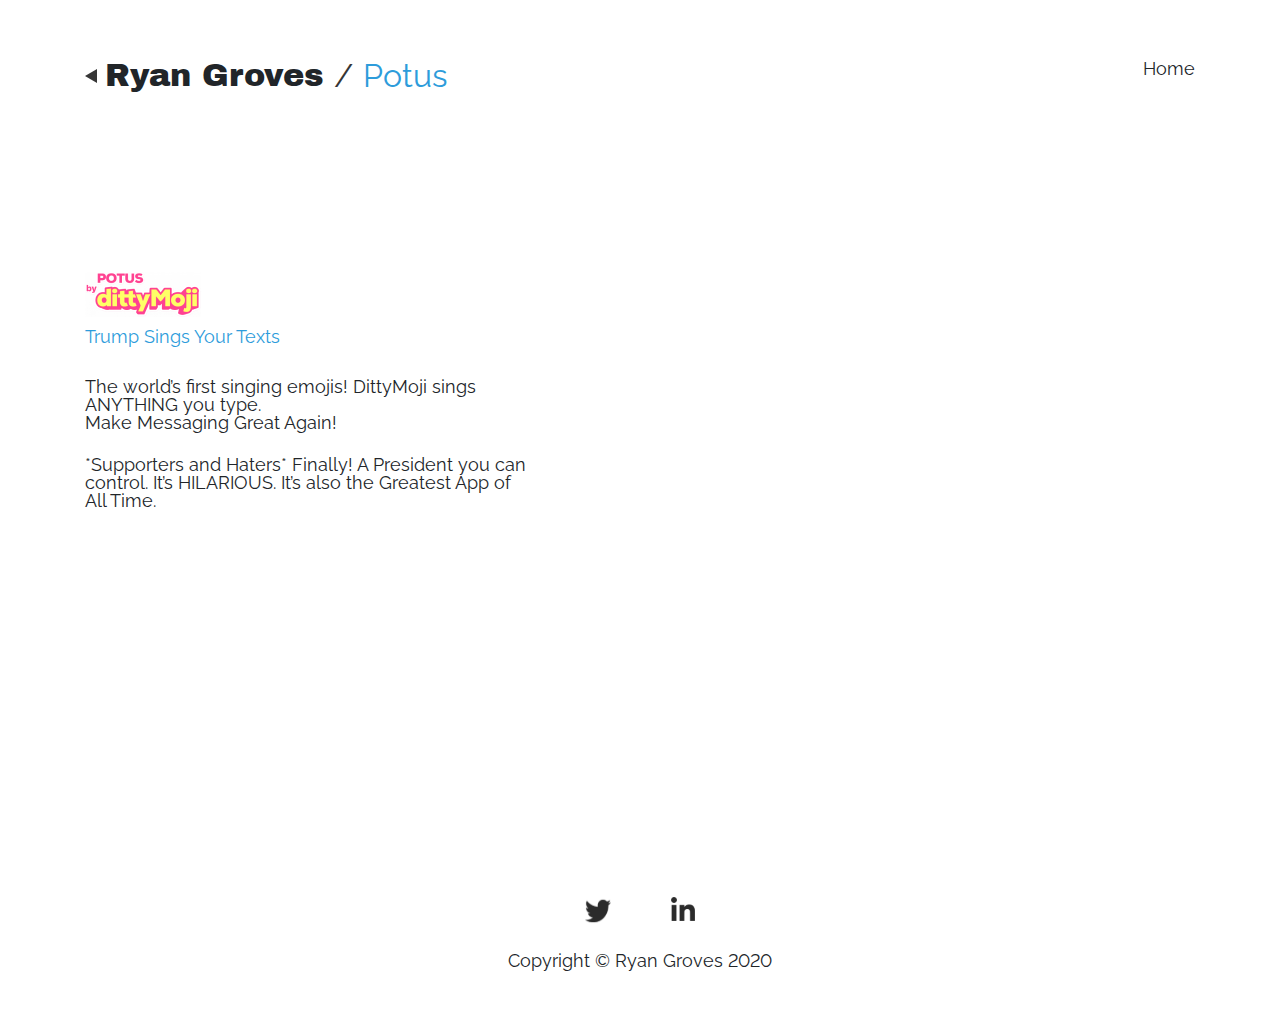
<file: potus.html>
<!doctype html><html lang="en"><head><meta charset="UTF-8"><title>Ryan Groves</title><link rel="preconnect" href="https://fonts.gstatic.com"><link href="https://fonts.googleapis.com/css2?family=Archivo+Black&family=Cabin+Sketch:wght@400;700&family=Raleway:wght@400;700&display=swap" rel="stylesheet"><link rel="shortcut icon" href="/img/favicons/favicon.ico"><link rel="icon" type="image/png" sizes="16x16" href="/img/favicons/favicon-16x16.png"><link rel="icon" type="image/png" sizes="32x32" href="/img/favicons/favicon-32x32.png"><link rel="manifest" href="/img/favicons/manifest.json"><meta name="mobile-web-app-capable" content="yes"><meta name="theme-color" content="#fff"><meta name="application-name" content="Site"><link rel="apple-touch-icon" sizes="57x57" href="/img/favicons/apple-touch-icon-57x57.png"><link rel="apple-touch-icon" sizes="60x60" href="/img/favicons/apple-touch-icon-60x60.png"><link rel="apple-touch-icon" sizes="72x72" href="/img/favicons/apple-touch-icon-72x72.png"><link rel="apple-touch-icon" sizes="76x76" href="/img/favicons/apple-touch-icon-76x76.png"><link rel="apple-touch-icon" sizes="114x114" href="/img/favicons/apple-touch-icon-114x114.png"><link rel="apple-touch-icon" sizes="120x120" href="/img/favicons/apple-touch-icon-120x120.png"><link rel="apple-touch-icon" sizes="144x144" href="/img/favicons/apple-touch-icon-144x144.png"><link rel="apple-touch-icon" sizes="152x152" href="/img/favicons/apple-touch-icon-152x152.png"><link rel="apple-touch-icon" sizes="167x167" href="/img/favicons/apple-touch-icon-167x167.png"><link rel="apple-touch-icon" sizes="180x180" href="/img/favicons/apple-touch-icon-180x180.png"><link rel="apple-touch-icon" sizes="1024x1024" href="/img/favicons/apple-touch-icon-1024x1024.png"><meta name="apple-mobile-web-app-capable" content="yes"><meta name="apple-mobile-web-app-status-bar-style" content="black-translucent"><meta name="apple-mobile-web-app-title" content="Site"><meta name="viewport" content="width=device-width,initial-scale=1"><link href="./style.ca1da8e203b521a9d80a.css" rel="stylesheet"></head><body><header><div class="container"><div class="row"><div class="col-12 col-md-10 d-flex align-items-center justify-content-center justify-content-md-start mb-4 mb-md-0"><a href="/projects" class="d-flex align-items-center"><img src="img/back-arrow.87fd4503241ef5102c19d833a198f9b5.svg" alt="Back button" class="back-btn"><p class="title">Ryan Groves</p></a><span class="header-delimiter">/</span><p class="page-name">Potus</p></div><div class="col-12 col-md-2 text-center text-md-right"><p><a class="home-btn" href="/">Home</a></p></div></div></div></header><section id="potus" class="projects"><div class="container"><div class="row d-flex flex-column align-items-center align-items-md-start flex-md-row"><div class="col-12 col-md-5"><div class="text-center projects-wrapper text-md-left"><img class="mb-2" src="img/potus_logo.55f271ba5cd19fb411f93f2d516fa8e3.png" alt="potus"><p class="projects-wrapper text-capitalize">Trump sings your Texts</p></div><p>The world’s first singing emojis! DittyMoji sings ANYTHING you type.</p><p class="mb-4">Make Messaging Great Again!</p><p>*Supporters and Haters* Finally! A President you can control. It’s HILARIOUS. It’s also the Greatest App of All Time.</p></div><div class="col-12 col-md-7 video-wrapper"><div class="video-rel"><div class="iframe-container"><iframe src="https://www.youtube.com/embed/-aDxh4dXETA"></iframe></div><a data-toggle="video-modal" data-target="#video-modal" data-video="https://www.youtube.com/embed/-aDxh4dXETA"></a></div></div></div></div></section><footer><div class="container"><div class="row"><div class="col-12 text-center"><div class="d-flex justify-content-center"><a href="https://twitter.com/ryangrovesmusic/" target="_blank" rel="noopener noreferrer"><img src="img/twitter.f5befa4a75fcc7cdd347fa80400fe6e8.svg" alt="Twitter Logo" class="social-media-icon twitter-icon"> </a><a href="https://www.linkedin.com/in/ryan-groves/" target="_blank" rel="noopener noreferrer"><img src="img/linkedin.111c8c5a3f2678f167b71373335af9b5.svg" alt="LinkedIn logo" class="social-media-icon"></a></div><p>Copyright © Ryan Groves 2020</p></div></div></div></footer><div class="modal-backdrop d-none fade" id="backdrop"></div><div class="modal fade d-none" id="video-modal" tabindex="-1" role="dialog" aria-hidden="true"><div class="modal-dialog" role="document"><div class="modal-content"><div class="modal-header"><button type="button" class="close" data-dismiss="modal" aria-label="Close"><span aria-hidden="true"><img src="img/close.d6a652bbcab20190b2bce9eb2b5811f6.svg" alt="Close"></span></button></div><div class="modal-body"><div class="container-fluid"><div class="row d-flex justify-content-center"><div class="col-12"><div class="embed-responsive embed-responsive-16by9"><iframe class="embed-responsive-item" src="" id="video" allow="autoplay"></iframe></div></div></div></div></div></div></div></div><script src="./js/common.520d9f971afbd343196e.js"></script></body></html>
</file>
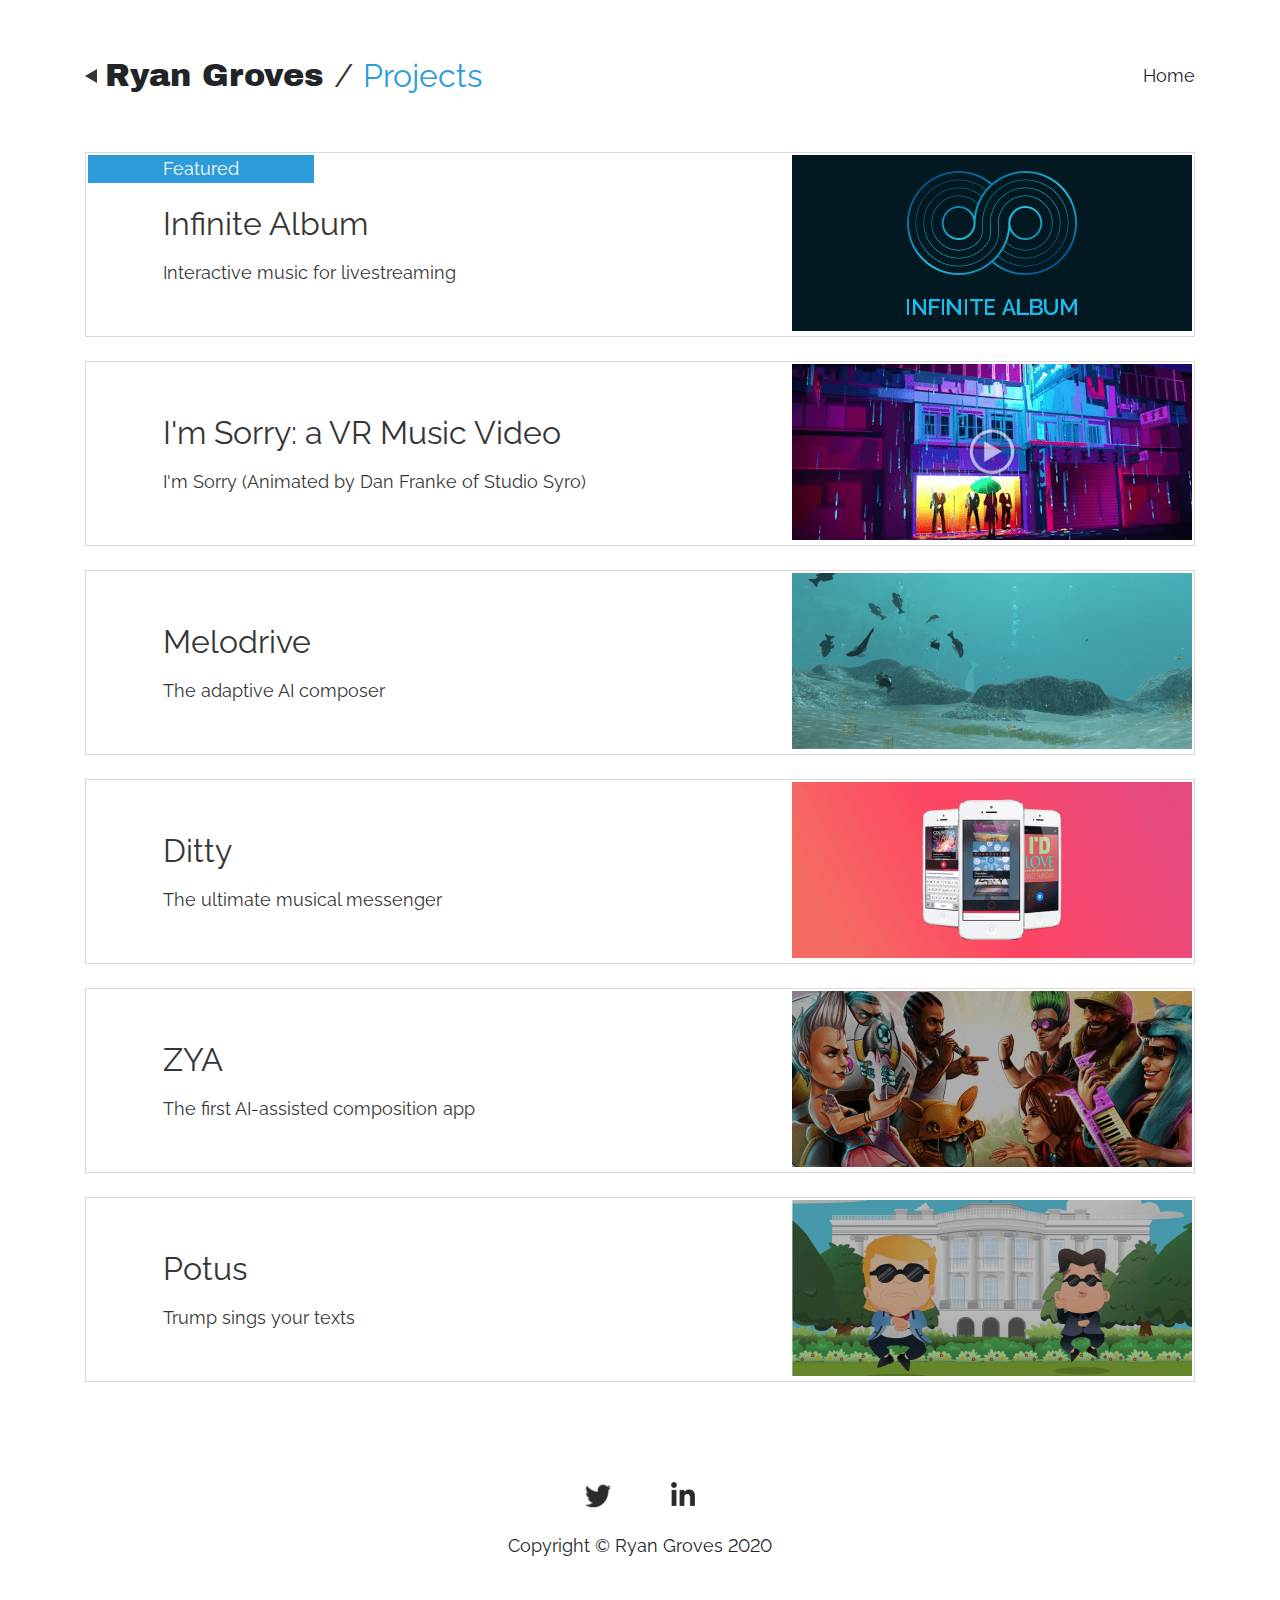
<file: projects.html>
<!doctype html><html lang="en"><head><meta charset="UTF-8"><title>Ryan Groves</title><link rel="preconnect" href="https://fonts.gstatic.com"><link href="https://fonts.googleapis.com/css2?family=Archivo+Black&family=Cabin+Sketch:wght@400;700&family=Raleway:wght@400;700&display=swap" rel="stylesheet"><link rel="shortcut icon" href="/img/favicons/favicon.ico"><link rel="icon" type="image/png" sizes="16x16" href="/img/favicons/favicon-16x16.png"><link rel="icon" type="image/png" sizes="32x32" href="/img/favicons/favicon-32x32.png"><link rel="manifest" href="/img/favicons/manifest.json"><meta name="mobile-web-app-capable" content="yes"><meta name="theme-color" content="#fff"><meta name="application-name" content="Site"><link rel="apple-touch-icon" sizes="57x57" href="/img/favicons/apple-touch-icon-57x57.png"><link rel="apple-touch-icon" sizes="60x60" href="/img/favicons/apple-touch-icon-60x60.png"><link rel="apple-touch-icon" sizes="72x72" href="/img/favicons/apple-touch-icon-72x72.png"><link rel="apple-touch-icon" sizes="76x76" href="/img/favicons/apple-touch-icon-76x76.png"><link rel="apple-touch-icon" sizes="114x114" href="/img/favicons/apple-touch-icon-114x114.png"><link rel="apple-touch-icon" sizes="120x120" href="/img/favicons/apple-touch-icon-120x120.png"><link rel="apple-touch-icon" sizes="144x144" href="/img/favicons/apple-touch-icon-144x144.png"><link rel="apple-touch-icon" sizes="152x152" href="/img/favicons/apple-touch-icon-152x152.png"><link rel="apple-touch-icon" sizes="167x167" href="/img/favicons/apple-touch-icon-167x167.png"><link rel="apple-touch-icon" sizes="180x180" href="/img/favicons/apple-touch-icon-180x180.png"><link rel="apple-touch-icon" sizes="1024x1024" href="/img/favicons/apple-touch-icon-1024x1024.png"><meta name="apple-mobile-web-app-capable" content="yes"><meta name="apple-mobile-web-app-status-bar-style" content="black-translucent"><meta name="apple-mobile-web-app-title" content="Site"><meta name="viewport" content="width=device-width,initial-scale=1"><link href="./style.ca1da8e203b521a9d80a.css" rel="stylesheet"><link href="./style.c5fe096767dbeeff8051.css" rel="stylesheet"></head><body><header><div class="container"><div class="row"><div class="col-12 col-md-10 d-flex align-items-center justify-content-center justify-content-md-start mb-4 mb-md-0"><a href="/" class="d-flex align-items-center"><img src="img/back-arrow.87fd4503241ef5102c19d833a198f9b5.svg" alt="Back button" class="back-btn"><p class="title">Ryan Groves</p></a><span class="header-delimiter">/</span><p class="page-name">Projects</p></div><div class="col-12 col-md-2 text-center text-md-right my-auto"><p><a class="home-btn" href="/">Home</a></p></div></div></div></header><section class="projects-main" id="projects"><div class="container"><div class="row"><div class="col-12"><a href="/infinite_album"><div class="project d-lg-flex justify-content-between align-items-center project-featured"><div class="project-title d-flex flex-column d-lg-block"><p class="subtitle mx-auto">Infinite Album</p><p class="desc mx-auto">Interactive music for livestreaming</p></div><div class="img-wrapper"><img src="img/infinite_album_proj.4d8a656923d69021ace6695310b60be4.png" alt="infinite album"></div></div></a><a href="/vr_music_video"><div class="project d-lg-flex justify-content-between align-items-center"><div class="project-title d-flex flex-column d-lg-block"><p class="subtitle mx-auto">I'm Sorry: a VR Music Video</p><p class="desc mx-auto">I'm Sorry (Animated by Dan Franke of Studio Syro)</p><p></p></div><div class="img-wrapper"><img src="img/vr_music.7783abbf2b1c5dcc401e2c144ccac388.png" alt="VR music video"></div></div></a><a href="/melodrive"><div class="project d-lg-flex justify-content-between align-items-center"><div class="project-title d-flex flex-column d-lg-block"><p class="subtitle mx-auto">Melodrive</p><p class="desc mx-auto">The adaptive AI composer</p></div><div class="img-wrapper"><img src="img/melodrive_logo.b86ca5449b07335693918c7814387531.png" alt="Melodrive"></div></div></a><a href="/ditty"><div class="project d-lg-flex justify-content-between align-items-center"><div class="project-title d-flex flex-column d-lg-block"><p class="subtitle mx-auto">Ditty</p><p class="desc mx-auto">The ultimate musical messenger</p></div><div class="img-wrapper"><img src="img/ditty_cover.cee480a35ce3c8e23add3bbeff715a32.png" alt="Ditty"></div></div></a><a href="/zya"><div class="project d-lg-flex justify-content-between align-items-center"><div class="project-title d-flex flex-column d-lg-block"><p class="subtitle mx-auto">ZYA</p><p class="desc mx-auto">The first AI-assisted composition app</p></div><div class="img-wrapper"><img src="img/zya_cover.40c4a673bd89aabe8558e811a6a58100.png" alt="ZYA"></div></div></a><a href="/potus"><div class="project d-lg-flex justify-content-between align-items-center"><div class="project-title d-flex flex-column d-lg-block"><p class="subtitle mx-auto">Potus</p><p class="desc mx-auto">Trump sings your texts</p><p></p></div><div class="img-wrapper"><img src="img/potus_cover.f62f9b066f8658e03d6db57187aaa485.png" alt="Potus"></div></div></a></div></div></div></section><footer><div class="container"><div class="row"><div class="col-12 text-center"><div class="d-flex justify-content-center"><a href="https://twitter.com/ryangrovesmusic/" target="_blank" rel="noopener noreferrer"><img src="img/twitter.f5befa4a75fcc7cdd347fa80400fe6e8.svg" alt="Twitter Logo" class="social-media-icon twitter-icon"> </a><a href="https://www.linkedin.com/in/ryan-groves/" target="_blank" rel="noopener noreferrer"><img src="img/linkedin.111c8c5a3f2678f167b71373335af9b5.svg" alt="LinkedIn logo" class="social-media-icon"></a></div><p>Copyright © Ryan Groves 2020</p></div></div></div></footer><script src="./js/common.520d9f971afbd343196e.js"></script><script src="./js/projects.520d9f971afbd343196e.js"></script></body></html>
</file>
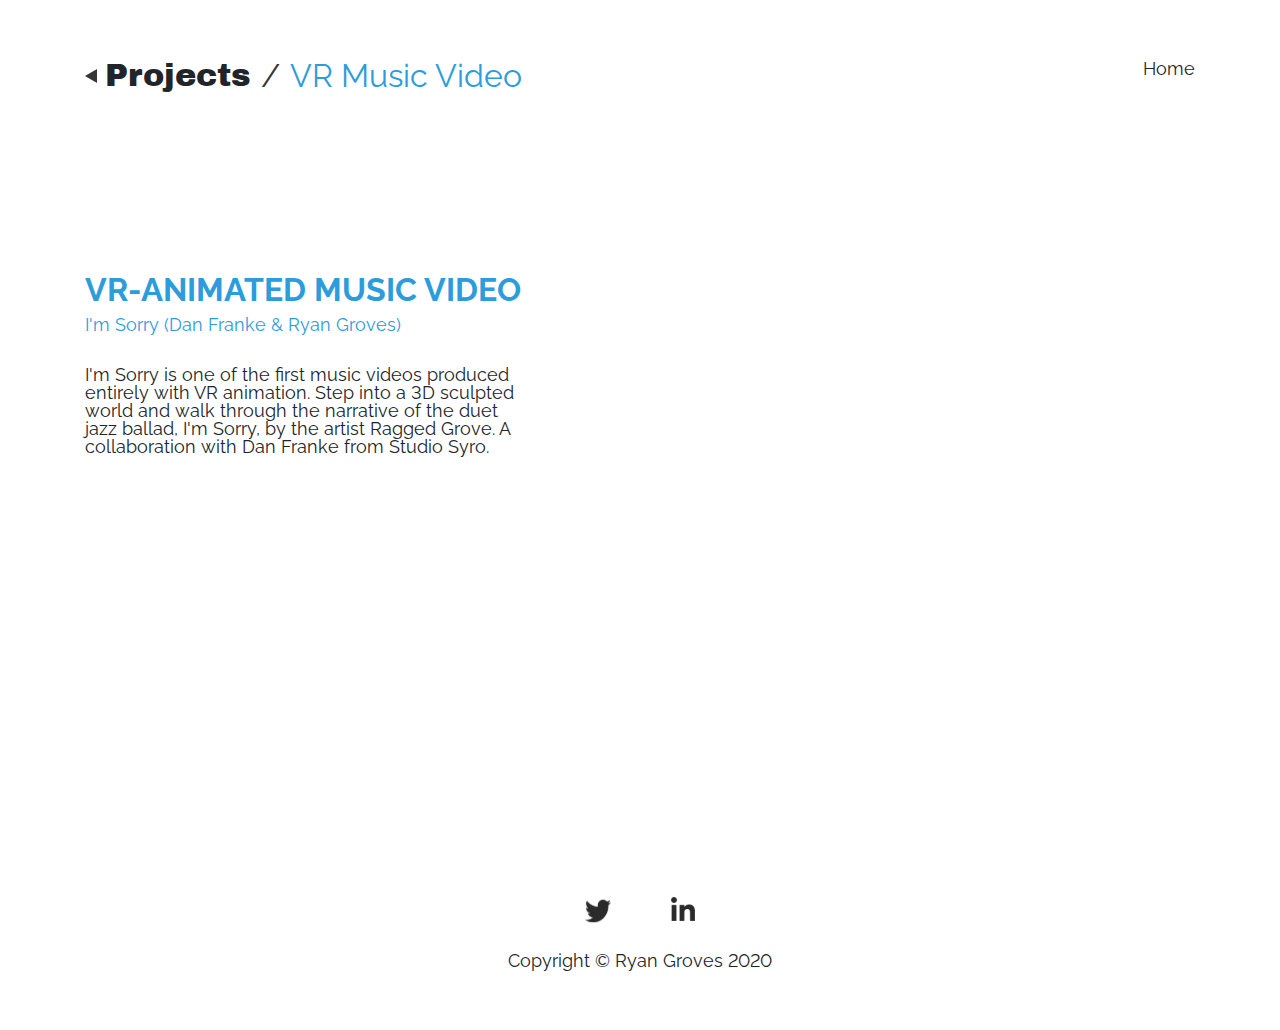
<file: vr_music_video.html>
<!doctype html><html lang="en"><head><meta charset="UTF-8"><title>Ryan Groves</title><link rel="preconnect" href="https://fonts.gstatic.com"><link href="https://fonts.googleapis.com/css2?family=Archivo+Black&family=Cabin+Sketch:wght@400;700&family=Raleway:wght@400;700&display=swap" rel="stylesheet"><link rel="shortcut icon" href="/img/favicons/favicon.ico"><link rel="icon" type="image/png" sizes="16x16" href="/img/favicons/favicon-16x16.png"><link rel="icon" type="image/png" sizes="32x32" href="/img/favicons/favicon-32x32.png"><link rel="manifest" href="/img/favicons/manifest.json"><meta name="mobile-web-app-capable" content="yes"><meta name="theme-color" content="#fff"><meta name="application-name" content="Site"><link rel="apple-touch-icon" sizes="57x57" href="/img/favicons/apple-touch-icon-57x57.png"><link rel="apple-touch-icon" sizes="60x60" href="/img/favicons/apple-touch-icon-60x60.png"><link rel="apple-touch-icon" sizes="72x72" href="/img/favicons/apple-touch-icon-72x72.png"><link rel="apple-touch-icon" sizes="76x76" href="/img/favicons/apple-touch-icon-76x76.png"><link rel="apple-touch-icon" sizes="114x114" href="/img/favicons/apple-touch-icon-114x114.png"><link rel="apple-touch-icon" sizes="120x120" href="/img/favicons/apple-touch-icon-120x120.png"><link rel="apple-touch-icon" sizes="144x144" href="/img/favicons/apple-touch-icon-144x144.png"><link rel="apple-touch-icon" sizes="152x152" href="/img/favicons/apple-touch-icon-152x152.png"><link rel="apple-touch-icon" sizes="167x167" href="/img/favicons/apple-touch-icon-167x167.png"><link rel="apple-touch-icon" sizes="180x180" href="/img/favicons/apple-touch-icon-180x180.png"><link rel="apple-touch-icon" sizes="1024x1024" href="/img/favicons/apple-touch-icon-1024x1024.png"><meta name="apple-mobile-web-app-capable" content="yes"><meta name="apple-mobile-web-app-status-bar-style" content="black-translucent"><meta name="apple-mobile-web-app-title" content="Site"><meta name="viewport" content="width=device-width,initial-scale=1"><link href="./style.ca1da8e203b521a9d80a.css" rel="stylesheet"></head><body><header><div class="container"><div class="row"><div class="col-12 col-md-10 d-flex align-items-center justify-content-center justify-content-md-start mb-4 mb-md-0"><a href="/projects" class="d-flex align-items-center"><img src="img/back-arrow.87fd4503241ef5102c19d833a198f9b5.svg" alt="Back button" class="back-btn"><p class="title">Projects</p></a><span class="header-delimiter">/</span><p class="page-name text-capitalize">VR music video</p></div><div class="col-12 col-md-2 text-center text-md-right"><p><a class="home-btn" href="/">Home</a></p></div></div></div></header><section id="vr_music_video" class="projects"><div class="container"><div class="row d-flex flex-column align-items-center align-items-lg-start flex-md-row"><div class="col-12 col-md-6 col-lg-5"><div class="text-center projects-wrapper text-md-left"><p class="logo-font mb-2">Vr-animated music video</p><p class="projects-wrapper text-capitalize">I'm sorry (dan franke & ryan groves)</p></div><p>I'm Sorry is one of the first music videos produced entirely with VR animation. Step into a 3D sculpted world and walk through the narrative of the duet jazz ballad, I'm Sorry, by the artist Ragged Grove. A collaboration with Dan Franke from Studio Syro.</p></div><div class="col-12 col-md-6 col-lg-7 video-wrapper"><div class="video-rel"><div class="iframe-container"><iframe src="https://drive.google.com/file/d/1MoGy-YnaSvbmiAveIQtwN9T6WFz17eTu/preview"></iframe></div><a data-toggle="video-modal" data-target="#video-modal" data-video="https://drive.google.com/file/d/1MoGy-YnaSvbmiAveIQtwN9T6WFz17eTu/preview"></a></div></div></div></div></section><footer><div class="container"><div class="row"><div class="col-12 text-center"><div class="d-flex justify-content-center"><a href="https://twitter.com/ryangrovesmusic/" target="_blank" rel="noopener noreferrer"><img src="img/twitter.f5befa4a75fcc7cdd347fa80400fe6e8.svg" alt="Twitter Logo" class="social-media-icon twitter-icon"> </a><a href="https://www.linkedin.com/in/ryan-groves/" target="_blank" rel="noopener noreferrer"><img src="img/linkedin.111c8c5a3f2678f167b71373335af9b5.svg" alt="LinkedIn logo" class="social-media-icon"></a></div><p>Copyright © Ryan Groves 2020</p></div></div></div></footer><div class="modal-backdrop d-none fade" id="backdrop"></div><div class="modal fade d-none" id="video-modal" tabindex="-1" role="dialog" aria-hidden="true"><div class="modal-dialog" role="document"><div class="modal-content"><div class="modal-header"><button type="button" class="close" data-dismiss="modal" aria-label="Close"><span aria-hidden="true"><img src="img/close.d6a652bbcab20190b2bce9eb2b5811f6.svg" alt="Close"></span></button></div><div class="modal-body"><div class="container-fluid"><div class="row d-flex justify-content-center"><div class="col-12"><div class="embed-responsive embed-responsive-16by9"><iframe class="embed-responsive-item" src="" id="video" allow="autoplay"></iframe></div></div></div></div></div></div></div></div><script src="./js/common.520d9f971afbd343196e.js"></script></body></html>
</file>
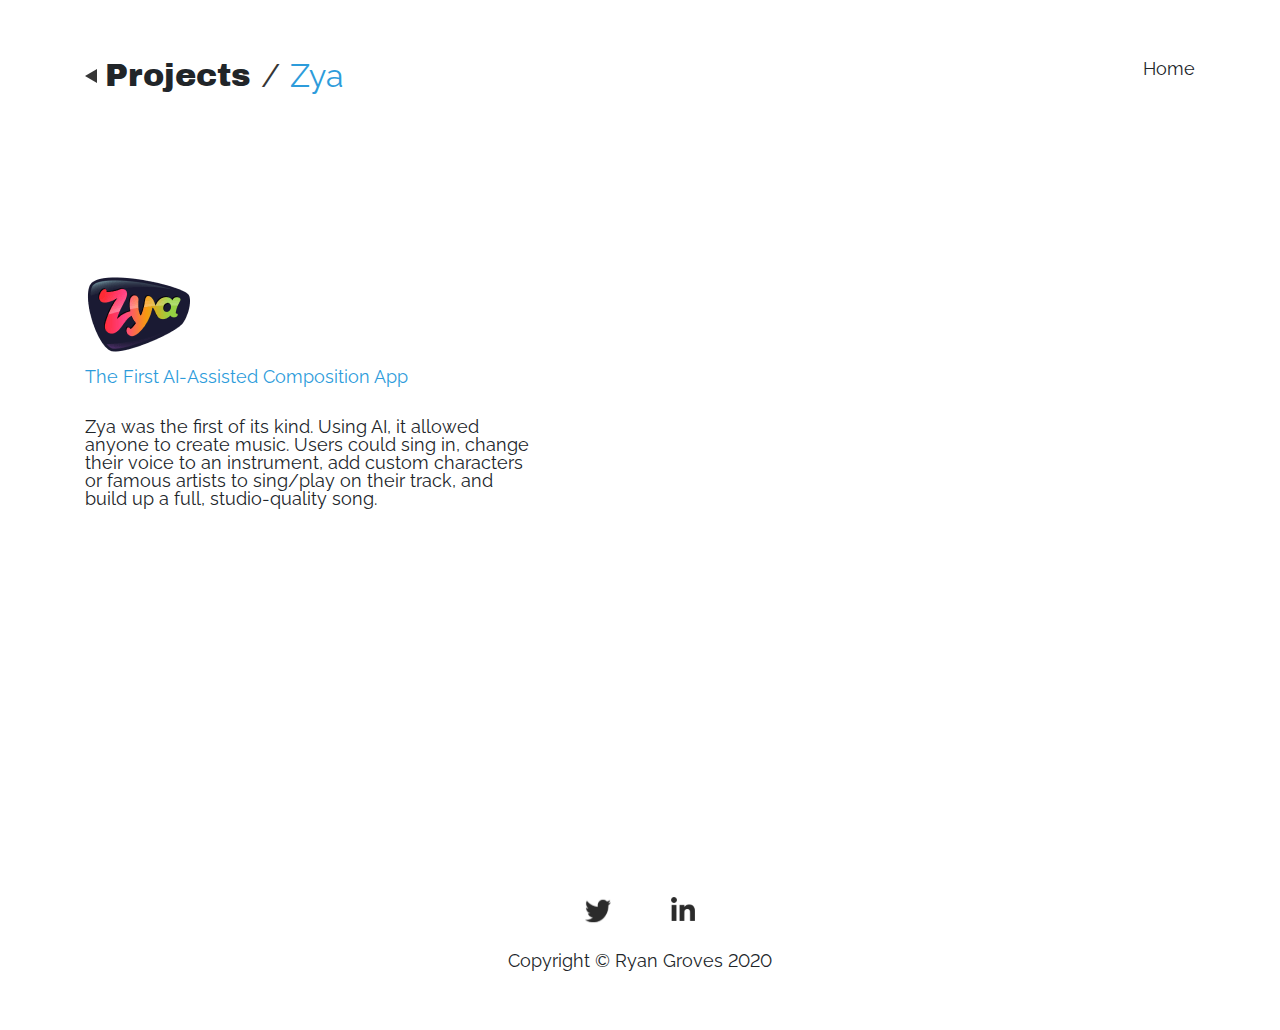
<file: zya.html>
<!doctype html><html lang="en"><head><meta charset="UTF-8"><title>Ryan Groves</title><link rel="preconnect" href="https://fonts.gstatic.com"><link href="https://fonts.googleapis.com/css2?family=Archivo+Black&family=Cabin+Sketch:wght@400;700&family=Raleway:wght@400;700&display=swap" rel="stylesheet"><link rel="shortcut icon" href="/img/favicons/favicon.ico"><link rel="icon" type="image/png" sizes="16x16" href="/img/favicons/favicon-16x16.png"><link rel="icon" type="image/png" sizes="32x32" href="/img/favicons/favicon-32x32.png"><link rel="manifest" href="/img/favicons/manifest.json"><meta name="mobile-web-app-capable" content="yes"><meta name="theme-color" content="#fff"><meta name="application-name" content="Site"><link rel="apple-touch-icon" sizes="57x57" href="/img/favicons/apple-touch-icon-57x57.png"><link rel="apple-touch-icon" sizes="60x60" href="/img/favicons/apple-touch-icon-60x60.png"><link rel="apple-touch-icon" sizes="72x72" href="/img/favicons/apple-touch-icon-72x72.png"><link rel="apple-touch-icon" sizes="76x76" href="/img/favicons/apple-touch-icon-76x76.png"><link rel="apple-touch-icon" sizes="114x114" href="/img/favicons/apple-touch-icon-114x114.png"><link rel="apple-touch-icon" sizes="120x120" href="/img/favicons/apple-touch-icon-120x120.png"><link rel="apple-touch-icon" sizes="144x144" href="/img/favicons/apple-touch-icon-144x144.png"><link rel="apple-touch-icon" sizes="152x152" href="/img/favicons/apple-touch-icon-152x152.png"><link rel="apple-touch-icon" sizes="167x167" href="/img/favicons/apple-touch-icon-167x167.png"><link rel="apple-touch-icon" sizes="180x180" href="/img/favicons/apple-touch-icon-180x180.png"><link rel="apple-touch-icon" sizes="1024x1024" href="/img/favicons/apple-touch-icon-1024x1024.png"><meta name="apple-mobile-web-app-capable" content="yes"><meta name="apple-mobile-web-app-status-bar-style" content="black-translucent"><meta name="apple-mobile-web-app-title" content="Site"><meta name="viewport" content="width=device-width,initial-scale=1"><link href="./style.ca1da8e203b521a9d80a.css" rel="stylesheet"></head><body><header><div class="container"><div class="row"><div class="col-12 col-md-10 d-flex align-items-center justify-content-center justify-content-md-start mb-4 mb-md-0"><a href="/projects" class="d-flex align-items-center"><img src="img/back-arrow.87fd4503241ef5102c19d833a198f9b5.svg" alt="Back button" class="back-btn"><p class="title">Projects</p></a><span class="header-delimiter">/</span><p class="page-name">Zya</p></div><div class="col-12 col-md-2 text-center text-md-right"><p><a class="home-btn" href="/">Home</a></p></div></div></div></header><section id="zya" class="projects"><div class="container"><div class="row d-flex flex-column align-items-center align-items-lg-start flex-md-row"><div class="col-12 col-md-6 col-lg-5"><div class="text-center projects-wrapper text-md-left"><img class="mb-2" src="img/zya_logo.c1ef013ad50d217ddd1cfda71e7fd98f.png" alt="zya"><p class="projects-wrapper text-capitalize">The first aI-assisted composition app</p></div><p>Zya was the first of its kind. Using AI, it allowed anyone to create music. Users could sing in, change their voice to an instrument, add custom characters or famous artists to sing/play on their track, and build up a full, studio-quality song.</p></div><div class="col-12 col-md-6 col-lg-7 video-wrapper"><div class="video-rel"><div class="iframe-container"><iframe src="https://www.youtube.com/embed/GPoxehYRXWI"></iframe></div><a data-toggle="video-modal" data-target="#video-modal" data-video="https://www.youtube.com/embed/GPoxehYRXWI"></a></div></div></div></div></section><footer><div class="container"><div class="row"><div class="col-12 text-center"><div class="d-flex justify-content-center"><a href="https://twitter.com/ryangrovesmusic/" target="_blank" rel="noopener noreferrer"><img src="img/twitter.f5befa4a75fcc7cdd347fa80400fe6e8.svg" alt="Twitter Logo" class="social-media-icon twitter-icon"> </a><a href="https://www.linkedin.com/in/ryan-groves/" target="_blank" rel="noopener noreferrer"><img src="img/linkedin.111c8c5a3f2678f167b71373335af9b5.svg" alt="LinkedIn logo" class="social-media-icon"></a></div><p>Copyright © Ryan Groves 2020</p></div></div></div></footer><div class="modal-backdrop d-none fade" id="backdrop"></div><div class="modal fade d-none" id="video-modal" tabindex="-1" role="dialog" aria-hidden="true"><div class="modal-dialog" role="document"><div class="modal-content"><div class="modal-header"><button type="button" class="close" data-dismiss="modal" aria-label="Close"><span aria-hidden="true"><img src="img/close.d6a652bbcab20190b2bce9eb2b5811f6.svg" alt="Close"></span></button></div><div class="modal-body"><div class="container-fluid"><div class="row d-flex justify-content-center"><div class="col-12"><div class="embed-responsive embed-responsive-16by9"><iframe class="embed-responsive-item" src="" id="video" allow="autoplay"></iframe></div></div></div></div></div></div></div></div><script src="./js/common.520d9f971afbd343196e.js"></script></body></html>
</file>
<file: style.ca1da8e203b521a9d80a.css>
:root{--blue:#007bff;--indigo:#6610f2;--purple:#6f42c1;--pink:#e83e8c;--red:#dc3545;--orange:#fd7e14;--yellow:#ffc107;--green:#28a745;--teal:#20c997;--cyan:#17a2b8;--white:#fff;--gray:#6c757d;--gray-dark:#343a40;--primary:#007bff;--secondary:#6c757d;--success:#28a745;--info:#17a2b8;--warning:#ffc107;--danger:#dc3545;--light:#f8f9fa;--dark:#343a40;--breakpoint-xs:0;--breakpoint-sm:576px;--breakpoint-md:768px;--breakpoint-lg:992px;--breakpoint-xl:1200px;--font-family-sans-serif:-apple-system,BlinkMacSystemFont,"Segoe UI",Roboto,"Helvetica Neue",Arial,"Noto Sans",sans-serif,"Apple Color Emoji","Segoe UI Emoji","Segoe UI Symbol","Noto Color Emoji";--font-family-monospace:SFMono-Regular,Menlo,Monaco,Consolas,"Liberation Mono","Courier New",monospace}*,:after,:before{-webkit-box-sizing:border-box;box-sizing:border-box}html{font-family:sans-serif;line-height:1.15}article,aside,figcaption,figure,footer,header,hgroup,main,nav,section{display:block}body{margin:0;font-family:-apple-system,BlinkMacSystemFont,Segoe UI,Roboto,Helvetica Neue,Arial,Noto Sans,sans-serif,Apple Color Emoji,Segoe UI Emoji,Segoe UI Symbol,Noto Color Emoji;font-size:1rem;line-height:1.5;color:#212529;background-color:#fff}h1,h2,h3,h4,h5,h6{margin-top:0;margin-bottom:.5rem}p{margin-top:0;margin-bottom:1rem}abbr[data-original-title],abbr[title]{text-decoration:underline;-webkit-text-decoration:underline dotted;text-decoration:underline dotted;cursor:help;border-bottom:0;-webkit-text-decoration-skip-ink:none;text-decoration-skip-ink:none}address,dl,ol,ul{margin-bottom:1rem}dl,ol,ul{margin-top:0}ol ol,ol ul,ul ol,ul ul{margin-bottom:0}dt{font-weight:700}dd{margin-bottom:.5rem;margin-left:0}blockquote{margin:0 0 1rem}sub,sup{vertical-align:baseline}a{color:#007bff}a:hover{color:#0056b3;text-decoration:underline}a:not([href]):not([class]),a:not([href]):not([class]):hover{color:inherit;text-decoration:none}code,kbd,pre,samp{font-family:SFMono-Regular,Menlo,Monaco,Consolas,Liberation Mono,Courier New,monospace;font-size:1em}pre{margin-top:0;margin-bottom:1rem}figure{margin:0 0 1rem}img,svg{vertical-align:middle}svg{overflow:hidden}caption{padding-top:.75rem;padding-bottom:.75rem;color:#6c757d;text-align:left}label{display:inline-block;margin-bottom:.5rem}[type=button]:not(:disabled),[type=reset]:not(:disabled),[type=submit]:not(:disabled),button:not(:disabled){cursor:pointer}fieldset{padding:0;margin:0;border:0}legend{width:100%;padding:0;margin-bottom:.5rem;font-size:1.5rem;line-height:inherit}[type=search]{-webkit-appearance:none}[type=search]::-webkit-search-decoration{-webkit-appearance:none}summary{display:list-item;cursor:pointer}[hidden]{display:none!important}.h1,.h2,.h3,.h4,.h5,.h6,h1,h2,h3,h4,h5,h6{margin-bottom:.5rem;font-weight:500;line-height:1.2}.h1,h1{font-size:2.5rem}.h2,h2{font-size:2rem}.h3,h3{font-size:1.75rem}.h4,h4{font-size:1.5rem}.h5,h5{font-size:1.25rem}.h6,h6{font-size:1rem}.lead{font-size:1.25rem;font-weight:300}.display-1{font-size:6rem}.display-1,.display-2{font-weight:300;line-height:1.2}.display-2{font-size:5.5rem}.display-3{font-size:4.5rem}.display-3,.display-4{font-weight:300;line-height:1.2}.display-4{font-size:3.5rem}hr{margin-top:1rem;margin-bottom:1rem;border:0;border-top:1px solid rgba(0,0,0,.1)}.small,small{font-size:80%;font-weight:400}.mark,mark{padding:.2em;background-color:#fcf8e3}.list-inline,.list-unstyled{padding-left:0;list-style:none}.list-inline-item{display:inline-block}.list-inline-item:not(:last-child){margin-right:.5rem}.initialism{font-size:90%;text-transform:uppercase}.blockquote{margin-bottom:1rem;font-size:1.25rem}.blockquote-footer{display:block;font-size:80%;color:#6c757d}.blockquote-footer:before{content:"\2014\00A0"}.img-fluid,.img-thumbnail{max-width:100%;height:auto}.img-thumbnail{padding:.25rem;background-color:#fff;border:1px solid #dee2e6;border-radius:.25rem}.figure{display:inline-block}.figure-img{margin-bottom:.5rem;line-height:1}.figure-caption{font-size:90%;color:#6c757d}code{font-size:87.5%;color:#e83e8c;word-wrap:break-word}a>code{color:inherit}kbd{padding:.2rem .4rem;font-size:87.5%;color:#fff;background-color:#212529;border-radius:.2rem}kbd kbd{padding:0;font-size:100%;font-weight:700}pre{display:block;font-size:87.5%;color:#212529}pre code{font-size:inherit;color:inherit;word-break:normal}.pre-scrollable{max-height:340px;overflow-y:scroll}.container,.container-fluid,.container-lg,.container-md,.container-sm,.container-xl{width:100%;padding-right:15px;padding-left:15px;margin-right:auto;margin-left:auto}.row{display:-ms-flexbox;display:-webkit-box;display:flex;-ms-flex-wrap:wrap;flex-wrap:wrap;margin-right:-15px;margin-left:-15px}.no-gutters{margin-right:0;margin-left:0}.no-gutters>.col,.no-gutters>[class*=col-]{padding-right:0;padding-left:0}.col,.col-1,.col-2,.col-3,.col-4,.col-5,.col-6,.col-7,.col-8,.col-9,.col-10,.col-11,.col-12,.col-auto,.col-lg,.col-lg-1,.col-lg-2,.col-lg-3,.col-lg-4,.col-lg-5,.col-lg-6,.col-lg-7,.col-lg-8,.col-lg-9,.col-lg-10,.col-lg-11,.col-lg-12,.col-lg-auto,.col-md,.col-md-1,.col-md-2,.col-md-3,.col-md-4,.col-md-5,.col-md-6,.col-md-7,.col-md-8,.col-md-9,.col-md-10,.col-md-11,.col-md-12,.col-md-auto,.col-sm,.col-sm-1,.col-sm-2,.col-sm-3,.col-sm-4,.col-sm-5,.col-sm-6,.col-sm-7,.col-sm-8,.col-sm-9,.col-sm-10,.col-sm-11,.col-sm-12,.col-sm-auto,.col-xl,.col-xl-1,.col-xl-2,.col-xl-3,.col-xl-4,.col-xl-5,.col-xl-6,.col-xl-7,.col-xl-8,.col-xl-9,.col-xl-10,.col-xl-11,.col-xl-12,.col-xl-auto{position:relative;width:100%;padding-right:15px;padding-left:15px}.col{-ms-flex-preferred-size:0;flex-basis:0;-ms-flex-positive:1;-webkit-box-flex:1;flex-grow:1;max-width:100%}.row-cols-1>*{-ms-flex:0 0 100%;-webkit-box-flex:0;flex:0 0 100%;max-width:100%}.row-cols-2>*{-ms-flex:0 0 50%;-webkit-box-flex:0;flex:0 0 50%;max-width:50%}.row-cols-3>*{-ms-flex:0 0 33.333333%;-webkit-box-flex:0;flex:0 0 33.333333%;max-width:33.333333%}.row-cols-4>*{-ms-flex:0 0 25%;-webkit-box-flex:0;flex:0 0 25%;max-width:25%}.row-cols-5>*{-ms-flex:0 0 20%;-webkit-box-flex:0;flex:0 0 20%;max-width:20%}.row-cols-6>*{-ms-flex:0 0 16.666667%;-webkit-box-flex:0;flex:0 0 16.666667%;max-width:16.666667%}.col-auto{-ms-flex:0 0 auto;flex:0 0 auto;width:auto;max-width:100%}.col-1,.col-auto{-webkit-box-flex:0}.col-1{-ms-flex:0 0 8.333333%;flex:0 0 8.333333%;max-width:8.333333%}.col-2{-ms-flex:0 0 16.666667%;flex:0 0 16.666667%;max-width:16.666667%}.col-2,.col-3{-webkit-box-flex:0}.col-3{-ms-flex:0 0 25%;flex:0 0 25%;max-width:25%}.col-4{-ms-flex:0 0 33.333333%;flex:0 0 33.333333%;max-width:33.333333%}.col-4,.col-5{-webkit-box-flex:0}.col-5{-ms-flex:0 0 41.666667%;flex:0 0 41.666667%;max-width:41.666667%}.col-6{-ms-flex:0 0 50%;flex:0 0 50%;max-width:50%}.col-6,.col-7{-webkit-box-flex:0}.col-7{-ms-flex:0 0 58.333333%;flex:0 0 58.333333%;max-width:58.333333%}.col-8{-ms-flex:0 0 66.666667%;flex:0 0 66.666667%;max-width:66.666667%}.col-8,.col-9{-webkit-box-flex:0}.col-9{-ms-flex:0 0 75%;flex:0 0 75%;max-width:75%}.col-10{-ms-flex:0 0 83.333333%;flex:0 0 83.333333%;max-width:83.333333%}.col-10,.col-11{-webkit-box-flex:0}.col-11{-ms-flex:0 0 91.666667%;flex:0 0 91.666667%;max-width:91.666667%}.col-12{-ms-flex:0 0 100%;-webkit-box-flex:0;flex:0 0 100%;max-width:100%}.order-first{-ms-flex-order:-1;-webkit-box-ordinal-group:0;order:-1}.order-last{-ms-flex-order:13;-webkit-box-ordinal-group:14;order:13}.order-0{-ms-flex-order:0;-webkit-box-ordinal-group:1;order:0}.order-1{-ms-flex-order:1;-webkit-box-ordinal-group:2;order:1}.order-2{-ms-flex-order:2;-webkit-box-ordinal-group:3;order:2}.order-3{-ms-flex-order:3;-webkit-box-ordinal-group:4;order:3}.order-4{-ms-flex-order:4;-webkit-box-ordinal-group:5;order:4}.order-5{-ms-flex-order:5;-webkit-box-ordinal-group:6;order:5}.order-6{-ms-flex-order:6;-webkit-box-ordinal-group:7;order:6}.order-7{-ms-flex-order:7;-webkit-box-ordinal-group:8;order:7}.order-8{-ms-flex-order:8;-webkit-box-ordinal-group:9;order:8}.order-9{-ms-flex-order:9;-webkit-box-ordinal-group:10;order:9}.order-10{-ms-flex-order:10;-webkit-box-ordinal-group:11;order:10}.order-11{-ms-flex-order:11;-webkit-box-ordinal-group:12;order:11}.order-12{-ms-flex-order:12;-webkit-box-ordinal-group:13;order:12}.offset-1{margin-left:8.333333%}.offset-2{margin-left:16.666667%}.offset-3{margin-left:25%}.offset-4{margin-left:33.333333%}.offset-5{margin-left:41.666667%}.offset-6{margin-left:50%}.offset-7{margin-left:58.333333%}.offset-8{margin-left:66.666667%}.offset-9{margin-left:75%}.offset-10{margin-left:83.333333%}.offset-11{margin-left:91.666667%}.table{width:100%;margin-bottom:1rem;color:#212529}.table td,.table th{padding:.75rem;vertical-align:top;border-top:1px solid #dee2e6}.table thead th{vertical-align:bottom;border-bottom:2px solid #dee2e6}.table tbody+tbody{border-top:2px solid #dee2e6}.table-sm td,.table-sm th{padding:.3rem}.table-bordered,.table-bordered td,.table-bordered th{border:1px solid #dee2e6}.table-bordered thead td,.table-bordered thead th{border-bottom-width:2px}.table-borderless tbody+tbody,.table-borderless td,.table-borderless th,.table-borderless thead th{border:0}.table-striped tbody tr:nth-of-type(odd){background-color:rgba(0,0,0,.05)}.table-hover tbody tr:hover{color:#212529;background-color:rgba(0,0,0,.075)}.table-primary,.table-primary>td,.table-primary>th{background-color:#b8daff}.table-primary tbody+tbody,.table-primary td,.table-primary th,.table-primary thead th{border-color:#7abaff}.table-hover .table-primary:hover,.table-hover .table-primary:hover>td,.table-hover .table-primary:hover>th{background-color:#9fcdff}.table-secondary,.table-secondary>td,.table-secondary>th{background-color:#d6d8db}.table-secondary tbody+tbody,.table-secondary td,.table-secondary th,.table-secondary thead th{border-color:#b3b7bb}.table-hover .table-secondary:hover,.table-hover .table-secondary:hover>td,.table-hover .table-secondary:hover>th{background-color:#c8cbcf}.table-success,.table-success>td,.table-success>th{background-color:#c3e6cb}.table-success tbody+tbody,.table-success td,.table-success th,.table-success thead th{border-color:#8fd19e}.table-hover .table-success:hover,.table-hover .table-success:hover>td,.table-hover .table-success:hover>th{background-color:#b1dfbb}.table-info,.table-info>td,.table-info>th{background-color:#bee5eb}.table-info tbody+tbody,.table-info td,.table-info th,.table-info thead th{border-color:#86cfda}.table-hover .table-info:hover,.table-hover .table-info:hover>td,.table-hover .table-info:hover>th{background-color:#abdde5}.table-warning,.table-warning>td,.table-warning>th{background-color:#ffeeba}.table-warning tbody+tbody,.table-warning td,.table-warning th,.table-warning thead th{border-color:#ffdf7e}.table-hover .table-warning:hover,.table-hover .table-warning:hover>td,.table-hover .table-warning:hover>th{background-color:#ffe8a1}.table-danger,.table-danger>td,.table-danger>th{background-color:#f5c6cb}.table-danger tbody+tbody,.table-danger td,.table-danger th,.table-danger thead th{border-color:#ed969e}.table-hover .table-danger:hover,.table-hover .table-danger:hover>td,.table-hover .table-danger:hover>th{background-color:#f1b0b7}.table-light,.table-light>td,.table-light>th{background-color:#fdfdfe}.table-light tbody+tbody,.table-light td,.table-light th,.table-light thead th{border-color:#fbfcfc}.table-hover .table-light:hover,.table-hover .table-light:hover>td,.table-hover .table-light:hover>th{background-color:#ececf6}.table-dark,.table-dark>td,.table-dark>th{background-color:#c6c8ca}.table-dark tbody+tbody,.table-dark td,.table-dark th,.table-dark thead th{border-color:#95999c}.table-hover .table-dark:hover,.table-hover .table-dark:hover>td,.table-hover .table-dark:hover>th{background-color:#b9bbbe}.table-active,.table-active>td,.table-active>th,.table-hover .table-active:hover,.table-hover .table-active:hover>td,.table-hover .table-active:hover>th{background-color:rgba(0,0,0,.075)}.table .thead-dark th{color:#fff;background-color:#343a40;border-color:#454d55}.table .thead-light th{color:#495057;background-color:#e9ecef;border-color:#dee2e6}.table-dark{color:#fff;background-color:#343a40}.table-dark td,.table-dark th,.table-dark thead th{border-color:#454d55}.table-dark.table-bordered{border:0}.table-dark.table-striped tbody tr:nth-of-type(odd){background-color:hsla(0,0%,100%,.05)}.table-dark.table-hover tbody tr:hover{color:#fff;background-color:hsla(0,0%,100%,.075)}.table-responsive{display:block;width:100%;overflow-x:auto;-webkit-overflow-scrolling:touch}.table-responsive>.table-bordered{border:0}.form-control{display:block;width:100%;height:calc(1.5em + .75rem + 2px);padding:.375rem .75rem;font-size:1rem;font-weight:400;line-height:1.5;color:#495057;background-color:#fff;background-clip:padding-box;border:1px solid #ced4da;border-radius:.25rem;-webkit-transition:border-color .15s ease-in-out,-webkit-box-shadow .15s ease-in-out;transition:border-color .15s ease-in-out,-webkit-box-shadow .15s ease-in-out;transition:border-color .15s ease-in-out,box-shadow .15s ease-in-out;transition:border-color .15s ease-in-out,box-shadow .15s ease-in-out,-webkit-box-shadow .15s ease-in-out}.form-control::-ms-expand{background-color:transparent;border:0}.form-control:-moz-focusring{color:transparent;text-shadow:0 0 0 #495057}.form-control:focus{color:#495057;background-color:#fff;border-color:#80bdff;outline:0;-webkit-box-shadow:0 0 0 .2rem rgba(0,123,255,.25);box-shadow:0 0 0 .2rem rgba(0,123,255,.25)}.form-control::-webkit-input-placeholder{color:#6c757d;opacity:1}.form-control::-moz-placeholder{color:#6c757d;opacity:1}.form-control:-ms-input-placeholder{color:#6c757d;opacity:1}.form-control::-ms-input-placeholder{color:#6c757d;opacity:1}.form-control::placeholder{color:#6c757d;opacity:1}.form-control:disabled,.form-control[readonly]{background-color:#e9ecef;opacity:1}input[type=date].form-control,input[type=datetime-local].form-control,input[type=month].form-control,input[type=time].form-control{-webkit-appearance:none;-moz-appearance:none;appearance:none}select.form-control:focus::-ms-value{color:#495057;background-color:#fff}.form-control-file,.form-control-range{display:block;width:100%}.col-form-label{padding-top:calc(.375rem + 1px);padding-bottom:calc(.375rem + 1px);margin-bottom:0;font-size:inherit;line-height:1.5}.col-form-label-lg{padding-top:calc(.5rem + 1px);padding-bottom:calc(.5rem + 1px);font-size:1.25rem;line-height:1.5}.col-form-label-sm{padding-top:calc(.25rem + 1px);padding-bottom:calc(.25rem + 1px);font-size:.875rem;line-height:1.5}.form-control-plaintext{display:block;width:100%;padding:.375rem 0;margin-bottom:0;font-size:1rem;line-height:1.5;color:#212529;background-color:transparent;border:solid transparent;border-width:1px 0}.form-control-plaintext.form-control-lg,.form-control-plaintext.form-control-sm{padding-right:0;padding-left:0}.form-control-sm{height:calc(1.5em + .5rem + 2px);padding:.25rem .5rem;font-size:.875rem;line-height:1.5;border-radius:.2rem}.form-control-lg{height:calc(1.5em + 1rem + 2px);padding:.5rem 1rem;font-size:1.25rem;line-height:1.5;border-radius:.3rem}select.form-control[multiple],select.form-control[size],textarea.form-control{height:auto}.form-group{margin-bottom:1rem}.form-text{display:block;margin-top:.25rem}.form-row{display:-ms-flexbox;display:-webkit-box;display:flex;-ms-flex-wrap:wrap;flex-wrap:wrap;margin-right:-5px;margin-left:-5px}.form-row>.col,.form-row>[class*=col-]{padding-right:5px;padding-left:5px}.form-check{position:relative;display:block;padding-left:1.25rem}.form-check-input{position:absolute;margin-top:.3rem;margin-left:-1.25rem}.form-check-input:disabled~.form-check-label,.form-check-input[disabled]~.form-check-label{color:#6c757d}.form-check-label{margin-bottom:0}.form-check-inline{display:-ms-inline-flexbox;display:-webkit-inline-box;display:inline-flex;-ms-flex-align:center;-webkit-box-align:center;align-items:center;padding-left:0;margin-right:.75rem}.form-check-inline .form-check-input{position:static;margin-top:0;margin-right:.3125rem;margin-left:0}.valid-feedback{display:none;width:100%;margin-top:.25rem;font-size:80%;color:#28a745}.valid-tooltip{position:absolute;top:100%;left:0;z-index:5;display:none;max-width:100%;padding:.25rem .5rem;margin-top:.1rem;font-size:.875rem;line-height:1.5;color:#fff;background-color:rgba(40,167,69,.9);border-radius:.25rem}.is-valid~.valid-feedback,.is-valid~.valid-tooltip,.was-validated :valid~.valid-feedback,.was-validated :valid~.valid-tooltip{display:block}.form-control.is-valid,.was-validated .form-control:valid{border-color:#28a745;padding-right:calc(1.5em + .75rem);background-image:url("data:image/svg+xml;charset=utf-8,%3Csvg xmlns='http://www.w3.org/2000/svg' width='8' height='8'%3E%3Cpath fill='%2328a745' d='M2.3 6.73L.6 4.53c-.4-1.04.46-1.4 1.1-.8l1.1 1.4 3.4-3.8c.6-.63 1.6-.27 1.2.7l-4 4.6c-.43.5-.8.4-1.1.1z'/%3E%3C/svg%3E");background-repeat:no-repeat;background-position:right calc(.375em + .1875rem) center;background-size:calc(.75em + .375rem) calc(.75em + .375rem)}.form-control.is-valid:focus,.was-validated .form-control:valid:focus{border-color:#28a745;-webkit-box-shadow:0 0 0 .2rem rgba(40,167,69,.25);box-shadow:0 0 0 .2rem rgba(40,167,69,.25)}.was-validated textarea.form-control:valid,textarea.form-control.is-valid{padding-right:calc(1.5em + .75rem);background-position:top calc(.375em + .1875rem) right calc(.375em + .1875rem)}.custom-select.is-valid,.was-validated .custom-select:valid{border-color:#28a745;padding-right:calc(.75em + 2.3125rem);background:url("data:image/svg+xml;charset=utf-8,%3Csvg xmlns='http://www.w3.org/2000/svg' width='4' height='5'%3E%3Cpath fill='%23343a40' d='M2 0L0 2h4zm0 5L0 3h4z'/%3E%3C/svg%3E") no-repeat right .75rem center/8px 10px,url("data:image/svg+xml;charset=utf-8,%3Csvg xmlns='http://www.w3.org/2000/svg' width='8' height='8'%3E%3Cpath fill='%2328a745' d='M2.3 6.73L.6 4.53c-.4-1.04.46-1.4 1.1-.8l1.1 1.4 3.4-3.8c.6-.63 1.6-.27 1.2.7l-4 4.6c-.43.5-.8.4-1.1.1z'/%3E%3C/svg%3E") #fff no-repeat center right 1.75rem/calc(.75em + .375rem) calc(.75em + .375rem)}.custom-select.is-valid:focus,.was-validated .custom-select:valid:focus{border-color:#28a745;-webkit-box-shadow:0 0 0 .2rem rgba(40,167,69,.25);box-shadow:0 0 0 .2rem rgba(40,167,69,.25)}.form-check-input.is-valid~.form-check-label,.was-validated .form-check-input:valid~.form-check-label{color:#28a745}.form-check-input.is-valid~.valid-feedback,.form-check-input.is-valid~.valid-tooltip,.was-validated .form-check-input:valid~.valid-feedback,.was-validated .form-check-input:valid~.valid-tooltip{display:block}.custom-control-input.is-valid~.custom-control-label,.was-validated .custom-control-input:valid~.custom-control-label{color:#28a745}.custom-control-input.is-valid~.custom-control-label:before,.was-validated .custom-control-input:valid~.custom-control-label:before{border-color:#28a745}.custom-control-input.is-valid:checked~.custom-control-label:before,.was-validated .custom-control-input:valid:checked~.custom-control-label:before{border-color:#34ce57;background-color:#34ce57}.custom-control-input.is-valid:focus~.custom-control-label:before,.was-validated .custom-control-input:valid:focus~.custom-control-label:before{-webkit-box-shadow:0 0 0 .2rem rgba(40,167,69,.25);box-shadow:0 0 0 .2rem rgba(40,167,69,.25)}.custom-control-input.is-valid:focus:not(:checked)~.custom-control-label:before,.custom-file-input.is-valid~.custom-file-label,.was-validated .custom-control-input:valid:focus:not(:checked)~.custom-control-label:before,.was-validated .custom-file-input:valid~.custom-file-label{border-color:#28a745}.custom-file-input.is-valid:focus~.custom-file-label,.was-validated .custom-file-input:valid:focus~.custom-file-label{border-color:#28a745;-webkit-box-shadow:0 0 0 .2rem rgba(40,167,69,.25);box-shadow:0 0 0 .2rem rgba(40,167,69,.25)}.invalid-feedback{display:none;width:100%;margin-top:.25rem;font-size:80%;color:#dc3545}.invalid-tooltip{position:absolute;top:100%;left:0;z-index:5;display:none;max-width:100%;padding:.25rem .5rem;margin-top:.1rem;font-size:.875rem;line-height:1.5;color:#fff;background-color:rgba(220,53,69,.9);border-radius:.25rem}.is-invalid~.invalid-feedback,.is-invalid~.invalid-tooltip,.was-validated :invalid~.invalid-feedback,.was-validated :invalid~.invalid-tooltip{display:block}.form-control.is-invalid,.was-validated .form-control:invalid{border-color:#dc3545;padding-right:calc(1.5em + .75rem);background-image:url("data:image/svg+xml;charset=utf-8,%3Csvg xmlns='http://www.w3.org/2000/svg' width='12' height='12' fill='none' stroke='%23dc3545'%3E%3Ccircle cx='6' cy='6' r='4.5'/%3E%3Cpath stroke-linejoin='round' d='M5.8 3.6h.4L6 6.5z'/%3E%3Ccircle cx='6' cy='8.2' r='.6' fill='%23dc3545' stroke='none'/%3E%3C/svg%3E");background-repeat:no-repeat;background-position:right calc(.375em + .1875rem) center;background-size:calc(.75em + .375rem) calc(.75em + .375rem)}.form-control.is-invalid:focus,.was-validated .form-control:invalid:focus{border-color:#dc3545;-webkit-box-shadow:0 0 0 .2rem rgba(220,53,69,.25);box-shadow:0 0 0 .2rem rgba(220,53,69,.25)}.was-validated textarea.form-control:invalid,textarea.form-control.is-invalid{padding-right:calc(1.5em + .75rem);background-position:top calc(.375em + .1875rem) right calc(.375em + .1875rem)}.custom-select.is-invalid,.was-validated .custom-select:invalid{border-color:#dc3545;padding-right:calc(.75em + 2.3125rem);background:url("data:image/svg+xml;charset=utf-8,%3Csvg xmlns='http://www.w3.org/2000/svg' width='4' height='5'%3E%3Cpath fill='%23343a40' d='M2 0L0 2h4zm0 5L0 3h4z'/%3E%3C/svg%3E") no-repeat right .75rem center/8px 10px,url("data:image/svg+xml;charset=utf-8,%3Csvg xmlns='http://www.w3.org/2000/svg' width='12' height='12' fill='none' stroke='%23dc3545'%3E%3Ccircle cx='6' cy='6' r='4.5'/%3E%3Cpath stroke-linejoin='round' d='M5.8 3.6h.4L6 6.5z'/%3E%3Ccircle cx='6' cy='8.2' r='.6' fill='%23dc3545' stroke='none'/%3E%3C/svg%3E") #fff no-repeat center right 1.75rem/calc(.75em + .375rem) calc(.75em + .375rem)}.custom-select.is-invalid:focus,.was-validated .custom-select:invalid:focus{border-color:#dc3545;-webkit-box-shadow:0 0 0 .2rem rgba(220,53,69,.25);box-shadow:0 0 0 .2rem rgba(220,53,69,.25)}.form-check-input.is-invalid~.form-check-label,.was-validated .form-check-input:invalid~.form-check-label{color:#dc3545}.form-check-input.is-invalid~.invalid-feedback,.form-check-input.is-invalid~.invalid-tooltip,.was-validated .form-check-input:invalid~.invalid-feedback,.was-validated .form-check-input:invalid~.invalid-tooltip{display:block}.custom-control-input.is-invalid~.custom-control-label,.was-validated .custom-control-input:invalid~.custom-control-label{color:#dc3545}.custom-control-input.is-invalid~.custom-control-label:before,.was-validated .custom-control-input:invalid~.custom-control-label:before{border-color:#dc3545}.custom-control-input.is-invalid:checked~.custom-control-label:before,.was-validated .custom-control-input:invalid:checked~.custom-control-label:before{border-color:#e4606d;background-color:#e4606d}.custom-control-input.is-invalid:focus~.custom-control-label:before,.was-validated .custom-control-input:invalid:focus~.custom-control-label:before{-webkit-box-shadow:0 0 0 .2rem rgba(220,53,69,.25);box-shadow:0 0 0 .2rem rgba(220,53,69,.25)}.custom-control-input.is-invalid:focus:not(:checked)~.custom-control-label:before,.custom-file-input.is-invalid~.custom-file-label,.was-validated .custom-control-input:invalid:focus:not(:checked)~.custom-control-label:before,.was-validated .custom-file-input:invalid~.custom-file-label{border-color:#dc3545}.custom-file-input.is-invalid:focus~.custom-file-label,.was-validated .custom-file-input:invalid:focus~.custom-file-label{border-color:#dc3545;-webkit-box-shadow:0 0 0 .2rem rgba(220,53,69,.25);box-shadow:0 0 0 .2rem rgba(220,53,69,.25)}.form-inline{display:-ms-flexbox;display:-webkit-box;display:flex;-ms-flex-flow:row wrap;-webkit-box-orient:horizontal;-webkit-box-direction:normal;flex-flow:row wrap;-ms-flex-align:center;-webkit-box-align:center;align-items:center}.form-inline .form-check{width:100%}.btn{display:inline-block;font-weight:400;color:#212529;text-align:center;vertical-align:middle;-webkit-user-select:none;-moz-user-select:none;-ms-user-select:none;user-select:none;background-color:transparent;border:1px solid transparent;padding:.375rem .75rem;font-size:1rem;line-height:1.5;border-radius:.25rem;-webkit-transition:color .15s ease-in-out,background-color .15s ease-in-out,border-color .15s ease-in-out,-webkit-box-shadow .15s ease-in-out;transition:color .15s ease-in-out,background-color .15s ease-in-out,border-color .15s ease-in-out,-webkit-box-shadow .15s ease-in-out;transition:color .15s ease-in-out,background-color .15s ease-in-out,border-color .15s ease-in-out,box-shadow .15s ease-in-out;transition:color .15s ease-in-out,background-color .15s ease-in-out,border-color .15s ease-in-out,box-shadow .15s ease-in-out,-webkit-box-shadow .15s ease-in-out}.btn:hover{color:#212529;text-decoration:none}.btn.focus,.btn:focus{outline:0;-webkit-box-shadow:0 0 0 .2rem rgba(0,123,255,.25);box-shadow:0 0 0 .2rem rgba(0,123,255,.25)}.btn.disabled,.btn:disabled{opacity:.65}.btn:not(:disabled):not(.disabled){cursor:pointer}a.btn.disabled,fieldset:disabled a.btn{pointer-events:none}.btn-primary{color:#fff;background-color:#007bff;border-color:#007bff}.btn-primary.focus,.btn-primary:focus,.btn-primary:hover{color:#fff;background-color:#0069d9;border-color:#0062cc}.btn-primary.focus,.btn-primary:focus{-webkit-box-shadow:0 0 0 .2rem rgba(38,143,255,.5);box-shadow:0 0 0 .2rem rgba(38,143,255,.5)}.btn-primary.disabled,.btn-primary:disabled{color:#fff;background-color:#007bff;border-color:#007bff}.btn-primary:not(:disabled):not(.disabled).active,.btn-primary:not(:disabled):not(.disabled):active,.show>.btn-primary.dropdown-toggle{color:#fff;background-color:#0062cc;border-color:#005cbf}.btn-primary:not(:disabled):not(.disabled).active:focus,.btn-primary:not(:disabled):not(.disabled):active:focus,.show>.btn-primary.dropdown-toggle:focus{-webkit-box-shadow:0 0 0 .2rem rgba(38,143,255,.5);box-shadow:0 0 0 .2rem rgba(38,143,255,.5)}.btn-secondary{color:#fff;background-color:#6c757d;border-color:#6c757d}.btn-secondary.focus,.btn-secondary:focus,.btn-secondary:hover{color:#fff;background-color:#5a6268;border-color:#545b62}.btn-secondary.focus,.btn-secondary:focus{-webkit-box-shadow:0 0 0 .2rem rgba(130,138,145,.5);box-shadow:0 0 0 .2rem rgba(130,138,145,.5)}.btn-secondary.disabled,.btn-secondary:disabled{color:#fff;background-color:#6c757d;border-color:#6c757d}.btn-secondary:not(:disabled):not(.disabled).active,.btn-secondary:not(:disabled):not(.disabled):active,.show>.btn-secondary.dropdown-toggle{color:#fff;background-color:#545b62;border-color:#4e555b}.btn-secondary:not(:disabled):not(.disabled).active:focus,.btn-secondary:not(:disabled):not(.disabled):active:focus,.show>.btn-secondary.dropdown-toggle:focus{-webkit-box-shadow:0 0 0 .2rem rgba(130,138,145,.5);box-shadow:0 0 0 .2rem rgba(130,138,145,.5)}.btn-success{color:#fff;background-color:#28a745;border-color:#28a745}.btn-success.focus,.btn-success:focus,.btn-success:hover{color:#fff;background-color:#218838;border-color:#1e7e34}.btn-success.focus,.btn-success:focus{-webkit-box-shadow:0 0 0 .2rem rgba(72,180,97,.5);box-shadow:0 0 0 .2rem rgba(72,180,97,.5)}.btn-success.disabled,.btn-success:disabled{color:#fff;background-color:#28a745;border-color:#28a745}.btn-success:not(:disabled):not(.disabled).active,.btn-success:not(:disabled):not(.disabled):active,.show>.btn-success.dropdown-toggle{color:#fff;background-color:#1e7e34;border-color:#1c7430}.btn-success:not(:disabled):not(.disabled).active:focus,.btn-success:not(:disabled):not(.disabled):active:focus,.show>.btn-success.dropdown-toggle:focus{-webkit-box-shadow:0 0 0 .2rem rgba(72,180,97,.5);box-shadow:0 0 0 .2rem rgba(72,180,97,.5)}.btn-info{color:#fff;background-color:#17a2b8;border-color:#17a2b8}.btn-info.focus,.btn-info:focus,.btn-info:hover{color:#fff;background-color:#138496;border-color:#117a8b}.btn-info.focus,.btn-info:focus{-webkit-box-shadow:0 0 0 .2rem rgba(58,176,195,.5);box-shadow:0 0 0 .2rem rgba(58,176,195,.5)}.btn-info.disabled,.btn-info:disabled{color:#fff;background-color:#17a2b8;border-color:#17a2b8}.btn-info:not(:disabled):not(.disabled).active,.btn-info:not(:disabled):not(.disabled):active,.show>.btn-info.dropdown-toggle{color:#fff;background-color:#117a8b;border-color:#10707f}.btn-info:not(:disabled):not(.disabled).active:focus,.btn-info:not(:disabled):not(.disabled):active:focus,.show>.btn-info.dropdown-toggle:focus{-webkit-box-shadow:0 0 0 .2rem rgba(58,176,195,.5);box-shadow:0 0 0 .2rem rgba(58,176,195,.5)}.btn-warning{color:#212529;background-color:#ffc107;border-color:#ffc107}.btn-warning.focus,.btn-warning:focus,.btn-warning:hover{color:#212529;background-color:#e0a800;border-color:#d39e00}.btn-warning.focus,.btn-warning:focus{-webkit-box-shadow:0 0 0 .2rem rgba(222,170,12,.5);box-shadow:0 0 0 .2rem rgba(222,170,12,.5)}.btn-warning.disabled,.btn-warning:disabled{color:#212529;background-color:#ffc107;border-color:#ffc107}.btn-warning:not(:disabled):not(.disabled).active,.btn-warning:not(:disabled):not(.disabled):active,.show>.btn-warning.dropdown-toggle{color:#212529;background-color:#d39e00;border-color:#c69500}.btn-warning:not(:disabled):not(.disabled).active:focus,.btn-warning:not(:disabled):not(.disabled):active:focus,.show>.btn-warning.dropdown-toggle:focus{-webkit-box-shadow:0 0 0 .2rem rgba(222,170,12,.5);box-shadow:0 0 0 .2rem rgba(222,170,12,.5)}.btn-danger{color:#fff;background-color:#dc3545;border-color:#dc3545}.btn-danger.focus,.btn-danger:focus,.btn-danger:hover{color:#fff;background-color:#c82333;border-color:#bd2130}.btn-danger.focus,.btn-danger:focus{-webkit-box-shadow:0 0 0 .2rem rgba(225,83,97,.5);box-shadow:0 0 0 .2rem rgba(225,83,97,.5)}.btn-danger.disabled,.btn-danger:disabled{color:#fff;background-color:#dc3545;border-color:#dc3545}.btn-danger:not(:disabled):not(.disabled).active,.btn-danger:not(:disabled):not(.disabled):active,.show>.btn-danger.dropdown-toggle{color:#fff;background-color:#bd2130;border-color:#b21f2d}.btn-danger:not(:disabled):not(.disabled).active:focus,.btn-danger:not(:disabled):not(.disabled):active:focus,.show>.btn-danger.dropdown-toggle:focus{-webkit-box-shadow:0 0 0 .2rem rgba(225,83,97,.5);box-shadow:0 0 0 .2rem rgba(225,83,97,.5)}.btn-light{color:#212529;background-color:#f8f9fa;border-color:#f8f9fa}.btn-light.focus,.btn-light:focus,.btn-light:hover{color:#212529;background-color:#e2e6ea;border-color:#dae0e5}.btn-light.focus,.btn-light:focus{-webkit-box-shadow:0 0 0 .2rem rgba(216,217,219,.5);box-shadow:0 0 0 .2rem rgba(216,217,219,.5)}.btn-light.disabled,.btn-light:disabled{color:#212529;background-color:#f8f9fa;border-color:#f8f9fa}.btn-light:not(:disabled):not(.disabled).active,.btn-light:not(:disabled):not(.disabled):active,.show>.btn-light.dropdown-toggle{color:#212529;background-color:#dae0e5;border-color:#d3d9df}.btn-light:not(:disabled):not(.disabled).active:focus,.btn-light:not(:disabled):not(.disabled):active:focus,.show>.btn-light.dropdown-toggle:focus{-webkit-box-shadow:0 0 0 .2rem rgba(216,217,219,.5);box-shadow:0 0 0 .2rem rgba(216,217,219,.5)}.btn-dark{color:#fff;background-color:#343a40;border-color:#343a40}.btn-dark.focus,.btn-dark:focus,.btn-dark:hover{color:#fff;background-color:#23272b;border-color:#1d2124}.btn-dark.focus,.btn-dark:focus{-webkit-box-shadow:0 0 0 .2rem rgba(82,88,93,.5);box-shadow:0 0 0 .2rem rgba(82,88,93,.5)}.btn-dark.disabled,.btn-dark:disabled{color:#fff;background-color:#343a40;border-color:#343a40}.btn-dark:not(:disabled):not(.disabled).active,.btn-dark:not(:disabled):not(.disabled):active,.show>.btn-dark.dropdown-toggle{color:#fff;background-color:#1d2124;border-color:#171a1d}.btn-dark:not(:disabled):not(.disabled).active:focus,.btn-dark:not(:disabled):not(.disabled):active:focus,.show>.btn-dark.dropdown-toggle:focus{-webkit-box-shadow:0 0 0 .2rem rgba(82,88,93,.5);box-shadow:0 0 0 .2rem rgba(82,88,93,.5)}.btn-outline-primary{color:#007bff;border-color:#007bff}.btn-outline-primary:hover{color:#fff;background-color:#007bff;border-color:#007bff}.btn-outline-primary.focus,.btn-outline-primary:focus{-webkit-box-shadow:0 0 0 .2rem rgba(0,123,255,.5);box-shadow:0 0 0 .2rem rgba(0,123,255,.5)}.btn-outline-primary.disabled,.btn-outline-primary:disabled{color:#007bff;background-color:transparent}.btn-outline-primary:not(:disabled):not(.disabled).active,.btn-outline-primary:not(:disabled):not(.disabled):active,.show>.btn-outline-primary.dropdown-toggle{color:#fff;background-color:#007bff;border-color:#007bff}.btn-outline-primary:not(:disabled):not(.disabled).active:focus,.btn-outline-primary:not(:disabled):not(.disabled):active:focus,.show>.btn-outline-primary.dropdown-toggle:focus{-webkit-box-shadow:0 0 0 .2rem rgba(0,123,255,.5);box-shadow:0 0 0 .2rem rgba(0,123,255,.5)}.btn-outline-secondary{color:#6c757d;border-color:#6c757d}.btn-outline-secondary:hover{color:#fff;background-color:#6c757d;border-color:#6c757d}.btn-outline-secondary.focus,.btn-outline-secondary:focus{-webkit-box-shadow:0 0 0 .2rem rgba(108,117,125,.5);box-shadow:0 0 0 .2rem rgba(108,117,125,.5)}.btn-outline-secondary.disabled,.btn-outline-secondary:disabled{color:#6c757d;background-color:transparent}.btn-outline-secondary:not(:disabled):not(.disabled).active,.btn-outline-secondary:not(:disabled):not(.disabled):active,.show>.btn-outline-secondary.dropdown-toggle{color:#fff;background-color:#6c757d;border-color:#6c757d}.btn-outline-secondary:not(:disabled):not(.disabled).active:focus,.btn-outline-secondary:not(:disabled):not(.disabled):active:focus,.show>.btn-outline-secondary.dropdown-toggle:focus{-webkit-box-shadow:0 0 0 .2rem rgba(108,117,125,.5);box-shadow:0 0 0 .2rem rgba(108,117,125,.5)}.btn-outline-success{color:#28a745;border-color:#28a745}.btn-outline-success:hover{color:#fff;background-color:#28a745;border-color:#28a745}.btn-outline-success.focus,.btn-outline-success:focus{-webkit-box-shadow:0 0 0 .2rem rgba(40,167,69,.5);box-shadow:0 0 0 .2rem rgba(40,167,69,.5)}.btn-outline-success.disabled,.btn-outline-success:disabled{color:#28a745;background-color:transparent}.btn-outline-success:not(:disabled):not(.disabled).active,.btn-outline-success:not(:disabled):not(.disabled):active,.show>.btn-outline-success.dropdown-toggle{color:#fff;background-color:#28a745;border-color:#28a745}.btn-outline-success:not(:disabled):not(.disabled).active:focus,.btn-outline-success:not(:disabled):not(.disabled):active:focus,.show>.btn-outline-success.dropdown-toggle:focus{-webkit-box-shadow:0 0 0 .2rem rgba(40,167,69,.5);box-shadow:0 0 0 .2rem rgba(40,167,69,.5)}.btn-outline-info{color:#17a2b8;border-color:#17a2b8}.btn-outline-info:hover{color:#fff;background-color:#17a2b8;border-color:#17a2b8}.btn-outline-info.focus,.btn-outline-info:focus{-webkit-box-shadow:0 0 0 .2rem rgba(23,162,184,.5);box-shadow:0 0 0 .2rem rgba(23,162,184,.5)}.btn-outline-info.disabled,.btn-outline-info:disabled{color:#17a2b8;background-color:transparent}.btn-outline-info:not(:disabled):not(.disabled).active,.btn-outline-info:not(:disabled):not(.disabled):active,.show>.btn-outline-info.dropdown-toggle{color:#fff;background-color:#17a2b8;border-color:#17a2b8}.btn-outline-info:not(:disabled):not(.disabled).active:focus,.btn-outline-info:not(:disabled):not(.disabled):active:focus,.show>.btn-outline-info.dropdown-toggle:focus{-webkit-box-shadow:0 0 0 .2rem rgba(23,162,184,.5);box-shadow:0 0 0 .2rem rgba(23,162,184,.5)}.btn-outline-warning{color:#ffc107;border-color:#ffc107}.btn-outline-warning:hover{color:#212529;background-color:#ffc107;border-color:#ffc107}.btn-outline-warning.focus,.btn-outline-warning:focus{-webkit-box-shadow:0 0 0 .2rem rgba(255,193,7,.5);box-shadow:0 0 0 .2rem rgba(255,193,7,.5)}.btn-outline-warning.disabled,.btn-outline-warning:disabled{color:#ffc107;background-color:transparent}.btn-outline-warning:not(:disabled):not(.disabled).active,.btn-outline-warning:not(:disabled):not(.disabled):active,.show>.btn-outline-warning.dropdown-toggle{color:#212529;background-color:#ffc107;border-color:#ffc107}.btn-outline-warning:not(:disabled):not(.disabled).active:focus,.btn-outline-warning:not(:disabled):not(.disabled):active:focus,.show>.btn-outline-warning.dropdown-toggle:focus{-webkit-box-shadow:0 0 0 .2rem rgba(255,193,7,.5);box-shadow:0 0 0 .2rem rgba(255,193,7,.5)}.btn-outline-danger{color:#dc3545;border-color:#dc3545}.btn-outline-danger:hover{color:#fff;background-color:#dc3545;border-color:#dc3545}.btn-outline-danger.focus,.btn-outline-danger:focus{-webkit-box-shadow:0 0 0 .2rem rgba(220,53,69,.5);box-shadow:0 0 0 .2rem rgba(220,53,69,.5)}.btn-outline-danger.disabled,.btn-outline-danger:disabled{color:#dc3545;background-color:transparent}.btn-outline-danger:not(:disabled):not(.disabled).active,.btn-outline-danger:not(:disabled):not(.disabled):active,.show>.btn-outline-danger.dropdown-toggle{color:#fff;background-color:#dc3545;border-color:#dc3545}.btn-outline-danger:not(:disabled):not(.disabled).active:focus,.btn-outline-danger:not(:disabled):not(.disabled):active:focus,.show>.btn-outline-danger.dropdown-toggle:focus{-webkit-box-shadow:0 0 0 .2rem rgba(220,53,69,.5);box-shadow:0 0 0 .2rem rgba(220,53,69,.5)}.btn-outline-light{color:#f8f9fa;border-color:#f8f9fa}.btn-outline-light:hover{color:#212529;background-color:#f8f9fa;border-color:#f8f9fa}.btn-outline-light.focus,.btn-outline-light:focus{-webkit-box-shadow:0 0 0 .2rem rgba(248,249,250,.5);box-shadow:0 0 0 .2rem rgba(248,249,250,.5)}.btn-outline-light.disabled,.btn-outline-light:disabled{color:#f8f9fa;background-color:transparent}.btn-outline-light:not(:disabled):not(.disabled).active,.btn-outline-light:not(:disabled):not(.disabled):active,.show>.btn-outline-light.dropdown-toggle{color:#212529;background-color:#f8f9fa;border-color:#f8f9fa}.btn-outline-light:not(:disabled):not(.disabled).active:focus,.btn-outline-light:not(:disabled):not(.disabled):active:focus,.show>.btn-outline-light.dropdown-toggle:focus{-webkit-box-shadow:0 0 0 .2rem rgba(248,249,250,.5);box-shadow:0 0 0 .2rem rgba(248,249,250,.5)}.btn-outline-dark{color:#343a40;border-color:#343a40}.btn-outline-dark:hover{color:#fff;background-color:#343a40;border-color:#343a40}.btn-outline-dark.focus,.btn-outline-dark:focus{-webkit-box-shadow:0 0 0 .2rem rgba(52,58,64,.5);box-shadow:0 0 0 .2rem rgba(52,58,64,.5)}.btn-outline-dark.disabled,.btn-outline-dark:disabled{color:#343a40;background-color:transparent}.btn-outline-dark:not(:disabled):not(.disabled).active,.btn-outline-dark:not(:disabled):not(.disabled):active,.show>.btn-outline-dark.dropdown-toggle{color:#fff;background-color:#343a40;border-color:#343a40}.btn-outline-dark:not(:disabled):not(.disabled).active:focus,.btn-outline-dark:not(:disabled):not(.disabled):active:focus,.show>.btn-outline-dark.dropdown-toggle:focus{-webkit-box-shadow:0 0 0 .2rem rgba(52,58,64,.5);box-shadow:0 0 0 .2rem rgba(52,58,64,.5)}.btn-link{font-weight:400;color:#007bff;text-decoration:none}.btn-link:hover{color:#0056b3}.btn-link.focus,.btn-link:focus,.btn-link:hover{text-decoration:underline}.btn-link.disabled,.btn-link:disabled{color:#6c757d;pointer-events:none}.btn-group-lg>.btn,.btn-lg{padding:.5rem 1rem;font-size:1.25rem;line-height:1.5;border-radius:.3rem}.btn-group-sm>.btn,.btn-sm{padding:.25rem .5rem;font-size:.875rem;line-height:1.5;border-radius:.2rem}.btn-block{display:block;width:100%}.btn-block+.btn-block{margin-top:.5rem}input[type=button].btn-block,input[type=reset].btn-block,input[type=submit].btn-block{width:100%}.fade{-webkit-transition:opacity .15s linear;transition:opacity .15s linear}.fade:not(.show){opacity:0}.collapse:not(.show){display:none}.collapsing{height:0;overflow:hidden;-webkit-transition:height .35s ease;transition:height .35s ease}.collapsing,.dropdown,.dropleft,.dropright,.dropup{position:relative}.dropdown-toggle{white-space:nowrap}.dropdown-toggle:after{display:inline-block;margin-left:.255em;vertical-align:.255em;content:"";border-top:.3em solid;border-right:.3em solid transparent;border-bottom:0;border-left:.3em solid transparent}.dropdown-toggle:empty:after{margin-left:0}.dropdown-menu{position:absolute;top:100%;left:0;z-index:1000;display:none;float:left;min-width:10rem;padding:.5rem 0;margin:.125rem 0 0;font-size:1rem;color:#212529;text-align:left;list-style:none;background-color:#fff;background-clip:padding-box;border:1px solid rgba(0,0,0,.15);border-radius:.25rem}.dropdown-menu-left{right:auto;left:0}.dropdown-menu-right{right:0;left:auto}.dropup .dropdown-menu{top:auto;bottom:100%;margin-top:0;margin-bottom:.125rem}.dropup .dropdown-toggle:after{display:inline-block;margin-left:.255em;vertical-align:.255em;content:"";border-top:0;border-right:.3em solid transparent;border-bottom:.3em solid;border-left:.3em solid transparent}.dropup .dropdown-toggle:empty:after{margin-left:0}.dropright .dropdown-menu{top:0;right:auto;left:100%;margin-top:0;margin-left:.125rem}.dropright .dropdown-toggle:after{display:inline-block;margin-left:.255em;vertical-align:.255em;content:"";border-top:.3em solid transparent;border-right:0;border-bottom:.3em solid transparent;border-left:.3em solid}.dropright .dropdown-toggle:empty:after{margin-left:0}.dropright .dropdown-toggle:after{vertical-align:0}.dropleft .dropdown-menu{top:0;right:100%;left:auto;margin-top:0;margin-right:.125rem}.dropleft .dropdown-toggle:after{display:inline-block;margin-left:.255em;vertical-align:.255em;content:"";display:none}.dropleft .dropdown-toggle:before{display:inline-block;margin-right:.255em;vertical-align:.255em;content:"";border-top:.3em solid transparent;border-right:.3em solid;border-bottom:.3em solid transparent}.dropleft .dropdown-toggle:empty:after{margin-left:0}.dropleft .dropdown-toggle:before{vertical-align:0}.dropdown-menu[x-placement^=bottom],.dropdown-menu[x-placement^=left],.dropdown-menu[x-placement^=right],.dropdown-menu[x-placement^=top]{right:auto;bottom:auto}.dropdown-divider{height:0;margin:.5rem 0;overflow:hidden;border-top:1px solid #e9ecef}.dropdown-item{display:block;width:100%;padding:.25rem 1.5rem;clear:both;font-weight:400;color:#212529;text-align:inherit;white-space:nowrap;background-color:transparent;border:0}.dropdown-item:focus,.dropdown-item:hover{color:#16181b;text-decoration:none;background-color:#f8f9fa}.dropdown-item.active,.dropdown-item:active{color:#fff;text-decoration:none;background-color:#007bff}.dropdown-item.disabled,.dropdown-item:disabled{color:#6c757d;pointer-events:none;background-color:transparent}.dropdown-menu.show{display:block}.dropdown-header{display:block;padding:.5rem 1.5rem;margin-bottom:0;font-size:.875rem;color:#6c757d;white-space:nowrap}.dropdown-item-text{display:block;padding:.25rem 1.5rem;color:#212529}.btn-group,.btn-group-vertical{position:relative;display:-ms-inline-flexbox;display:-webkit-inline-box;display:inline-flex;vertical-align:middle}.btn-group-vertical>.btn,.btn-group>.btn{position:relative;-ms-flex:1 1 auto;-webkit-box-flex:1;flex:1 1 auto}.btn-group-vertical>.btn.active,.btn-group-vertical>.btn:active,.btn-group-vertical>.btn:focus,.btn-group-vertical>.btn:hover,.btn-group>.btn.active,.btn-group>.btn:active,.btn-group>.btn:focus,.btn-group>.btn:hover{z-index:1}.btn-toolbar{display:-ms-flexbox;display:-webkit-box;display:flex;-ms-flex-wrap:wrap;flex-wrap:wrap;-ms-flex-pack:start;-webkit-box-pack:start;justify-content:flex-start}.btn-toolbar .input-group{width:auto}.btn-group>.btn-group:not(:first-child),.btn-group>.btn:not(:first-child){margin-left:-1px}.btn-group>.btn-group:not(:last-child)>.btn,.btn-group>.btn:not(:last-child):not(.dropdown-toggle){border-top-right-radius:0;border-bottom-right-radius:0}.btn-group>.btn-group:not(:first-child)>.btn,.btn-group>.btn:not(:first-child){border-top-left-radius:0;border-bottom-left-radius:0}.dropdown-toggle-split{padding-right:.5625rem;padding-left:.5625rem}.dropdown-toggle-split:after,.dropright .dropdown-toggle-split:after,.dropup .dropdown-toggle-split:after{margin-left:0}.dropleft .dropdown-toggle-split:before{margin-right:0}.btn-group-sm>.btn+.dropdown-toggle-split,.btn-sm+.dropdown-toggle-split{padding-right:.375rem;padding-left:.375rem}.btn-group-lg>.btn+.dropdown-toggle-split,.btn-lg+.dropdown-toggle-split{padding-right:.75rem;padding-left:.75rem}.btn-group-vertical{-ms-flex-direction:column;-webkit-box-orient:vertical;-webkit-box-direction:normal;flex-direction:column;-ms-flex-align:start;-webkit-box-align:start;align-items:flex-start;-ms-flex-pack:center;-webkit-box-pack:center;justify-content:center}.btn-group-vertical>.btn,.btn-group-vertical>.btn-group{width:100%}.btn-group-vertical>.btn-group:not(:first-child),.btn-group-vertical>.btn:not(:first-child){margin-top:-1px}.btn-group-vertical>.btn-group:not(:last-child)>.btn,.btn-group-vertical>.btn:not(:last-child):not(.dropdown-toggle){border-bottom-right-radius:0;border-bottom-left-radius:0}.btn-group-vertical>.btn-group:not(:first-child)>.btn,.btn-group-vertical>.btn:not(:first-child){border-top-left-radius:0;border-top-right-radius:0}.btn-group-toggle>.btn,.btn-group-toggle>.btn-group>.btn{margin-bottom:0}.btn-group-toggle>.btn-group>.btn input[type=checkbox],.btn-group-toggle>.btn-group>.btn input[type=radio],.btn-group-toggle>.btn input[type=checkbox],.btn-group-toggle>.btn input[type=radio]{position:absolute;clip:rect(0,0,0,0);pointer-events:none}.input-group{position:relative;display:-ms-flexbox;display:-webkit-box;display:flex;-ms-flex-wrap:wrap;flex-wrap:wrap;-ms-flex-align:stretch;-webkit-box-align:stretch;align-items:stretch;width:100%}.input-group>.custom-file,.input-group>.custom-select,.input-group>.form-control,.input-group>.form-control-plaintext{position:relative;-ms-flex:1 1 auto;-webkit-box-flex:1;flex:1 1 auto;width:1%;min-width:0;margin-bottom:0}.input-group>.custom-file+.custom-file,.input-group>.custom-file+.custom-select,.input-group>.custom-file+.form-control,.input-group>.custom-select+.custom-file,.input-group>.custom-select+.custom-select,.input-group>.custom-select+.form-control,.input-group>.form-control+.custom-file,.input-group>.form-control+.custom-select,.input-group>.form-control+.form-control,.input-group>.form-control-plaintext+.custom-file,.input-group>.form-control-plaintext+.custom-select,.input-group>.form-control-plaintext+.form-control{margin-left:-1px}.input-group>.custom-file .custom-file-input:focus~.custom-file-label,.input-group>.custom-select:focus,.input-group>.form-control:focus{z-index:3}.input-group>.custom-file .custom-file-input:focus{z-index:4}.input-group>.custom-select:not(:last-child),.input-group>.form-control:not(:last-child){border-top-right-radius:0;border-bottom-right-radius:0}.input-group>.custom-select:not(:first-child),.input-group>.form-control:not(:first-child){border-top-left-radius:0;border-bottom-left-radius:0}.input-group>.custom-file{display:-ms-flexbox;display:-webkit-box;display:flex;-ms-flex-align:center;-webkit-box-align:center;align-items:center}.input-group>.custom-file:not(:last-child) .custom-file-label,.input-group>.custom-file:not(:last-child) .custom-file-label:after{border-top-right-radius:0;border-bottom-right-radius:0}.input-group>.custom-file:not(:first-child) .custom-file-label{border-top-left-radius:0;border-bottom-left-radius:0}.input-group-append,.input-group-prepend{display:-ms-flexbox;display:-webkit-box;display:flex}.input-group-append .btn,.input-group-prepend .btn{position:relative;z-index:2}.input-group-append .btn:focus,.input-group-prepend .btn:focus{z-index:3}.input-group-append .btn+.btn,.input-group-append .btn+.input-group-text,.input-group-append .input-group-text+.btn,.input-group-append .input-group-text+.input-group-text,.input-group-prepend .btn+.btn,.input-group-prepend .btn+.input-group-text,.input-group-prepend .input-group-text+.btn,.input-group-prepend .input-group-text+.input-group-text{margin-left:-1px}.input-group-prepend{margin-right:-1px}.input-group-append{margin-left:-1px}.input-group-text{display:-ms-flexbox;display:-webkit-box;display:flex;-ms-flex-align:center;-webkit-box-align:center;align-items:center;padding:.375rem .75rem;margin-bottom:0;font-size:1rem;font-weight:400;line-height:1.5;color:#495057;text-align:center;white-space:nowrap;background-color:#e9ecef;border:1px solid #ced4da;border-radius:.25rem}.input-group-text input[type=checkbox],.input-group-text input[type=radio]{margin-top:0}.input-group-lg>.custom-select,.input-group-lg>.form-control:not(textarea){height:calc(1.5em + 1rem + 2px)}.input-group-lg>.custom-select,.input-group-lg>.form-control,.input-group-lg>.input-group-append>.btn,.input-group-lg>.input-group-append>.input-group-text,.input-group-lg>.input-group-prepend>.btn,.input-group-lg>.input-group-prepend>.input-group-text{padding:.5rem 1rem;font-size:1.25rem;line-height:1.5;border-radius:.3rem}.input-group-sm>.custom-select,.input-group-sm>.form-control:not(textarea){height:calc(1.5em + .5rem + 2px)}.input-group-sm>.custom-select,.input-group-sm>.form-control,.input-group-sm>.input-group-append>.btn,.input-group-sm>.input-group-append>.input-group-text,.input-group-sm>.input-group-prepend>.btn,.input-group-sm>.input-group-prepend>.input-group-text{padding:.25rem .5rem;font-size:.875rem;line-height:1.5;border-radius:.2rem}.input-group-lg>.custom-select,.input-group-sm>.custom-select{padding-right:1.75rem}.input-group>.input-group-append:last-child>.btn:not(:last-child):not(.dropdown-toggle),.input-group>.input-group-append:last-child>.input-group-text:not(:last-child),.input-group>.input-group-append:not(:last-child)>.btn,.input-group>.input-group-append:not(:last-child)>.input-group-text,.input-group>.input-group-prepend>.btn,.input-group>.input-group-prepend>.input-group-text{border-top-right-radius:0;border-bottom-right-radius:0}.input-group>.input-group-append>.btn,.input-group>.input-group-append>.input-group-text,.input-group>.input-group-prepend:first-child>.btn:not(:first-child),.input-group>.input-group-prepend:first-child>.input-group-text:not(:first-child),.input-group>.input-group-prepend:not(:first-child)>.btn,.input-group>.input-group-prepend:not(:first-child)>.input-group-text{border-top-left-radius:0;border-bottom-left-radius:0}.custom-control{position:relative;z-index:1;display:block;min-height:1.5rem;padding-left:1.5rem;-webkit-print-color-adjust:exact;color-adjust:exact}.custom-control-inline{display:-ms-inline-flexbox;display:-webkit-inline-box;display:inline-flex;margin-right:1rem}.custom-control-input{position:absolute;left:0;z-index:-1;width:1rem;height:1.25rem;opacity:0}.custom-control-input:checked~.custom-control-label:before{color:#fff;border-color:#007bff;background-color:#007bff}.custom-control-input:focus~.custom-control-label:before{-webkit-box-shadow:0 0 0 .2rem rgba(0,123,255,.25);box-shadow:0 0 0 .2rem rgba(0,123,255,.25)}.custom-control-input:focus:not(:checked)~.custom-control-label:before{border-color:#80bdff}.custom-control-input:not(:disabled):active~.custom-control-label:before{color:#fff;background-color:#b3d7ff;border-color:#b3d7ff}.custom-control-input:disabled~.custom-control-label,.custom-control-input[disabled]~.custom-control-label{color:#6c757d}.custom-control-input:disabled~.custom-control-label:before,.custom-control-input[disabled]~.custom-control-label:before{background-color:#e9ecef}.custom-control-label{position:relative;margin-bottom:0;vertical-align:top}.custom-control-label:before{pointer-events:none;background-color:#fff;border:1px solid #adb5bd}.custom-control-label:after,.custom-control-label:before{position:absolute;top:.25rem;left:-1.5rem;display:block;width:1rem;height:1rem;content:""}.custom-control-label:after{background:no-repeat 50%/50% 50%}.custom-checkbox .custom-control-label:before{border-radius:.25rem}.custom-checkbox .custom-control-input:checked~.custom-control-label:after{background-image:url("data:image/svg+xml;charset=utf-8,%3Csvg xmlns='http://www.w3.org/2000/svg' width='8' height='8'%3E%3Cpath fill='%23fff' d='M6.564.75l-3.59 3.612-1.538-1.55L0 4.26l2.974 2.99L8 2.193z'/%3E%3C/svg%3E")}.custom-checkbox .custom-control-input:indeterminate~.custom-control-label:before{border-color:#007bff;background-color:#007bff}.custom-checkbox .custom-control-input:indeterminate~.custom-control-label:after{background-image:url("data:image/svg+xml;charset=utf-8,%3Csvg xmlns='http://www.w3.org/2000/svg' width='4' height='4'%3E%3Cpath stroke='%23fff' d='M0 2h4'/%3E%3C/svg%3E")}.custom-checkbox .custom-control-input:disabled:checked~.custom-control-label:before{background-color:rgba(0,123,255,.5)}.custom-checkbox .custom-control-input:disabled:indeterminate~.custom-control-label:before{background-color:rgba(0,123,255,.5)}.custom-radio .custom-control-label:before{border-radius:50%}.custom-radio .custom-control-input:checked~.custom-control-label:after{background-image:url("data:image/svg+xml;charset=utf-8,%3Csvg xmlns='http://www.w3.org/2000/svg' width='12' height='12' viewBox='-4 -4 8 8'%3E%3Ccircle r='3' fill='%23fff'/%3E%3C/svg%3E")}.custom-radio .custom-control-input:disabled:checked~.custom-control-label:before{background-color:rgba(0,123,255,.5)}.custom-switch{padding-left:2.25rem}.custom-switch .custom-control-label:before{left:-2.25rem;width:1.75rem;pointer-events:all;border-radius:.5rem}.custom-switch .custom-control-label:after{top:calc(.25rem + 2px);left:calc(-2.25rem + 2px);width:calc(1rem - 4px);height:calc(1rem - 4px);background-color:#adb5bd;border-radius:.5rem;transition:background-color .15s ease-in-out,border-color .15s ease-in-out,box-shadow .15s ease-in-out,-webkit-transform .15s ease-in-out;-webkit-transition:background-color .15s ease-in-out,border-color .15s ease-in-out,-webkit-transform .15s ease-in-out,-webkit-box-shadow .15s ease-in-out;transition:background-color .15s ease-in-out,border-color .15s ease-in-out,-webkit-transform .15s ease-in-out,-webkit-box-shadow .15s ease-in-out;transition:transform .15s ease-in-out,background-color .15s ease-in-out,border-color .15s ease-in-out,box-shadow .15s ease-in-out;transition:transform .15s ease-in-out,background-color .15s ease-in-out,border-color .15s ease-in-out,box-shadow .15s ease-in-out,-webkit-transform .15s ease-in-out,-webkit-box-shadow .15s ease-in-out;transition:transform .15s ease-in-out,background-color .15s ease-in-out,border-color .15s ease-in-out,box-shadow .15s ease-in-out,-webkit-transform .15s ease-in-out}.custom-switch .custom-control-input:checked~.custom-control-label:after{background-color:#fff;-webkit-transform:translateX(.75rem);transform:translateX(.75rem)}.custom-switch .custom-control-input:disabled:checked~.custom-control-label:before{background-color:rgba(0,123,255,.5)}.custom-select{display:inline-block;width:100%;height:calc(1.5em + .75rem + 2px);padding:.375rem 1.75rem .375rem .75rem;font-size:1rem;font-weight:400;line-height:1.5;color:#495057;vertical-align:middle;background:#fff url("data:image/svg+xml;charset=utf-8,%3Csvg xmlns='http://www.w3.org/2000/svg' width='4' height='5'%3E%3Cpath fill='%23343a40' d='M2 0L0 2h4zm0 5L0 3h4z'/%3E%3C/svg%3E") no-repeat right .75rem center/8px 10px;border:1px solid #ced4da;border-radius:.25rem;-webkit-appearance:none;-moz-appearance:none;appearance:none}.custom-select:focus{border-color:#80bdff;outline:0;-webkit-box-shadow:0 0 0 .2rem rgba(0,123,255,.25);box-shadow:0 0 0 .2rem rgba(0,123,255,.25)}.custom-select:focus::-ms-value{color:#495057;background-color:#fff}.custom-select[multiple],.custom-select[size]:not([size="1"]){height:auto;padding-right:.75rem;background-image:none}.custom-select:disabled{color:#6c757d;background-color:#e9ecef}.custom-select::-ms-expand{display:none}.custom-select:-moz-focusring{color:transparent;text-shadow:0 0 0 #495057}.custom-select-sm{height:calc(1.5em + .5rem + 2px);padding-top:.25rem;padding-bottom:.25rem;padding-left:.5rem;font-size:.875rem}.custom-select-lg{height:calc(1.5em + 1rem + 2px);padding-top:.5rem;padding-bottom:.5rem;padding-left:1rem;font-size:1.25rem}.custom-file{display:inline-block;margin-bottom:0}.custom-file,.custom-file-input{position:relative;width:100%;height:calc(1.5em + .75rem + 2px)}.custom-file-input{z-index:2;margin:0;opacity:0}.custom-file-input:focus~.custom-file-label{border-color:#80bdff;-webkit-box-shadow:0 0 0 .2rem rgba(0,123,255,.25);box-shadow:0 0 0 .2rem rgba(0,123,255,.25)}.custom-file-input:disabled~.custom-file-label,.custom-file-input[disabled]~.custom-file-label{background-color:#e9ecef}.custom-file-input:lang(en)~.custom-file-label:after{content:"Browse"}.custom-file-input~.custom-file-label[data-browse]:after{content:attr(data-browse)}.custom-file-label{left:0;z-index:1;height:calc(1.5em + .75rem + 2px);font-weight:400;background-color:#fff;border:1px solid #ced4da;border-radius:.25rem}.custom-file-label,.custom-file-label:after{position:absolute;top:0;right:0;padding:.375rem .75rem;line-height:1.5;color:#495057}.custom-file-label:after{bottom:0;z-index:3;display:block;height:calc(1.5em + .75rem);content:"Browse";background-color:#e9ecef;border-left:inherit;border-radius:0 .25rem .25rem 0}.custom-range{width:100%;height:1.4rem;padding:0;background-color:transparent;-webkit-appearance:none;-moz-appearance:none;appearance:none}.custom-range:focus{outline:0}.custom-range:focus::-webkit-slider-thumb{-webkit-box-shadow:0 0 0 1px #fff,0 0 0 .2rem rgba(0,123,255,.25);box-shadow:0 0 0 1px #fff,0 0 0 .2rem rgba(0,123,255,.25)}.custom-range:focus::-moz-range-thumb{box-shadow:0 0 0 1px #fff,0 0 0 .2rem rgba(0,123,255,.25)}.custom-range:focus::-ms-thumb{box-shadow:0 0 0 1px #fff,0 0 0 .2rem rgba(0,123,255,.25)}.custom-range::-moz-focus-outer{border:0}.custom-range::-webkit-slider-thumb{width:1rem;height:1rem;margin-top:-.25rem;background-color:#007bff;border:0;border-radius:1rem;-webkit-transition:background-color .15s ease-in-out,border-color .15s ease-in-out,box-shadow .15s ease-in-out;-webkit-transition:background-color .15s ease-in-out,border-color .15s ease-in-out,-webkit-box-shadow .15s ease-in-out;transition:background-color .15s ease-in-out,border-color .15s ease-in-out,-webkit-box-shadow .15s ease-in-out;transition:background-color .15s ease-in-out,border-color .15s ease-in-out,box-shadow .15s ease-in-out;transition:background-color .15s ease-in-out,border-color .15s ease-in-out,box-shadow .15s ease-in-out,-webkit-box-shadow .15s ease-in-out;-webkit-appearance:none;appearance:none}.custom-range::-webkit-slider-thumb:active{background-color:#b3d7ff}.custom-range::-webkit-slider-runnable-track{width:100%;height:.5rem;color:transparent;cursor:pointer;background-color:#dee2e6;border-color:transparent;border-radius:1rem}.custom-range::-moz-range-thumb{width:1rem;height:1rem;background-color:#007bff;border:0;border-radius:1rem;-moz-transition:background-color .15s ease-in-out,border-color .15s ease-in-out,box-shadow .15s ease-in-out;transition:background-color .15s ease-in-out,border-color .15s ease-in-out,box-shadow .15s ease-in-out;-moz-appearance:none;appearance:none}.custom-range::-moz-range-thumb:active{background-color:#b3d7ff}.custom-range::-moz-range-track{width:100%;height:.5rem;color:transparent;cursor:pointer;background-color:#dee2e6;border-color:transparent;border-radius:1rem}.custom-range::-ms-thumb{width:1rem;height:1rem;margin-top:0;margin-right:.2rem;margin-left:.2rem;background-color:#007bff;border:0;border-radius:1rem;-ms-transition:background-color .15s ease-in-out,border-color .15s ease-in-out,box-shadow .15s ease-in-out;transition:background-color .15s ease-in-out,border-color .15s ease-in-out,box-shadow .15s ease-in-out;appearance:none}.custom-range::-ms-thumb:active{background-color:#b3d7ff}.custom-range::-ms-track{width:100%;height:.5rem;color:transparent;cursor:pointer;background-color:transparent;border-color:transparent;border-width:.5rem}.custom-range::-ms-fill-lower,.custom-range::-ms-fill-upper{background-color:#dee2e6;border-radius:1rem}.custom-range::-ms-fill-upper{margin-right:15px}.custom-range:disabled::-webkit-slider-thumb{background-color:#adb5bd}.custom-range:disabled::-webkit-slider-runnable-track{cursor:default}.custom-range:disabled::-moz-range-thumb{background-color:#adb5bd}.custom-range:disabled::-moz-range-track{cursor:default}.custom-range:disabled::-ms-thumb{background-color:#adb5bd}.custom-control-label:before,.custom-file-label,.custom-select{-webkit-transition:background-color .15s ease-in-out,border-color .15s ease-in-out,-webkit-box-shadow .15s ease-in-out;transition:background-color .15s ease-in-out,border-color .15s ease-in-out,-webkit-box-shadow .15s ease-in-out;transition:background-color .15s ease-in-out,border-color .15s ease-in-out,box-shadow .15s ease-in-out;transition:background-color .15s ease-in-out,border-color .15s ease-in-out,box-shadow .15s ease-in-out,-webkit-box-shadow .15s ease-in-out}.nav{display:-ms-flexbox;display:-webkit-box;display:flex;-ms-flex-wrap:wrap;flex-wrap:wrap;padding-left:0;margin-bottom:0;list-style:none}.nav-link{display:block;padding:.5rem 1rem}.nav-link:focus,.nav-link:hover{text-decoration:none}.nav-link.disabled{color:#6c757d;pointer-events:none;cursor:default}.nav-tabs{border-bottom:1px solid #dee2e6}.nav-tabs .nav-item{margin-bottom:-1px}.nav-tabs .nav-link{border:1px solid transparent;border-top-left-radius:.25rem;border-top-right-radius:.25rem}.nav-tabs .nav-link:focus,.nav-tabs .nav-link:hover{border-color:#e9ecef #e9ecef #dee2e6}.nav-tabs .nav-link.disabled{color:#6c757d;background-color:transparent;border-color:transparent}.nav-tabs .nav-item.show .nav-link,.nav-tabs .nav-link.active{color:#495057;background-color:#fff;border-color:#dee2e6 #dee2e6 #fff}.nav-tabs .dropdown-menu{margin-top:-1px;border-top-left-radius:0;border-top-right-radius:0}.nav-pills .nav-link{border-radius:.25rem}.nav-pills .nav-link.active,.nav-pills .show>.nav-link{color:#fff;background-color:#007bff}.nav-fill .nav-item,.nav-fill>.nav-link{-ms-flex:1 1 auto;-webkit-box-flex:1;flex:1 1 auto;text-align:center}.nav-justified .nav-item,.nav-justified>.nav-link{-ms-flex-preferred-size:0;flex-basis:0;-ms-flex-positive:1;-webkit-box-flex:1;flex-grow:1;text-align:center}.tab-content>.tab-pane{display:none}.tab-content>.active{display:block}.navbar{position:relative;padding:.5rem 1rem}.navbar,.navbar .container,.navbar .container-fluid,.navbar .container-lg,.navbar .container-md,.navbar .container-sm,.navbar .container-xl{display:-ms-flexbox;display:-webkit-box;display:flex;-ms-flex-wrap:wrap;flex-wrap:wrap;-ms-flex-align:center;-webkit-box-align:center;align-items:center;-ms-flex-pack:justify;-webkit-box-pack:justify;justify-content:space-between}.navbar-brand{display:inline-block;padding-top:.3125rem;padding-bottom:.3125rem;margin-right:1rem;font-size:1.25rem;line-height:inherit;white-space:nowrap}.navbar-brand:focus,.navbar-brand:hover{text-decoration:none}.navbar-nav{display:-ms-flexbox;display:-webkit-box;display:flex;-ms-flex-direction:column;-webkit-box-orient:vertical;-webkit-box-direction:normal;flex-direction:column;padding-left:0;margin-bottom:0;list-style:none}.navbar-nav .nav-link{padding-right:0;padding-left:0}.navbar-nav .dropdown-menu{position:static;float:none}.navbar-text{display:inline-block;padding-top:.5rem;padding-bottom:.5rem}.navbar-collapse{-ms-flex-preferred-size:100%;flex-basis:100%;-ms-flex-positive:1;-webkit-box-flex:1;flex-grow:1;-ms-flex-align:center;-webkit-box-align:center;align-items:center}.navbar-toggler{padding:.25rem .75rem;font-size:1.25rem;line-height:1;background-color:transparent;border:1px solid transparent;border-radius:.25rem}.navbar-toggler:focus,.navbar-toggler:hover{text-decoration:none}.navbar-toggler-icon{display:inline-block;width:1.5em;height:1.5em;vertical-align:middle;content:"";background:no-repeat 50%;background-size:100% 100%}.navbar-expand{-ms-flex-flow:row nowrap;-webkit-box-orient:horizontal;-webkit-box-direction:normal;flex-flow:row nowrap;-ms-flex-pack:start;-webkit-box-pack:start;justify-content:flex-start}.navbar-expand>.container,.navbar-expand>.container-fluid,.navbar-expand>.container-lg,.navbar-expand>.container-md,.navbar-expand>.container-sm,.navbar-expand>.container-xl{padding-right:0;padding-left:0}.navbar-expand .navbar-nav{-ms-flex-direction:row;-webkit-box-orient:horizontal;-webkit-box-direction:normal;flex-direction:row}.navbar-expand .navbar-nav .dropdown-menu{position:absolute}.navbar-expand .navbar-nav .nav-link{padding-right:.5rem;padding-left:.5rem}.navbar-expand>.container,.navbar-expand>.container-fluid,.navbar-expand>.container-lg,.navbar-expand>.container-md,.navbar-expand>.container-sm,.navbar-expand>.container-xl{-ms-flex-wrap:nowrap;flex-wrap:nowrap}.navbar-expand .navbar-collapse{display:-ms-flexbox!important;display:-webkit-box!important;display:flex!important;-ms-flex-preferred-size:auto;flex-basis:auto}.navbar-expand .navbar-toggler{display:none}.navbar-light .navbar-brand,.navbar-light .navbar-brand:focus,.navbar-light .navbar-brand:hover{color:rgba(0,0,0,.9)}.navbar-light .navbar-nav .nav-link{color:rgba(0,0,0,.5)}.navbar-light .navbar-nav .nav-link:focus,.navbar-light .navbar-nav .nav-link:hover{color:rgba(0,0,0,.7)}.navbar-light .navbar-nav .nav-link.disabled{color:rgba(0,0,0,.3)}.navbar-light .navbar-nav .active>.nav-link,.navbar-light .navbar-nav .nav-link.active,.navbar-light .navbar-nav .nav-link.show,.navbar-light .navbar-nav .show>.nav-link{color:rgba(0,0,0,.9)}.navbar-light .navbar-toggler{color:rgba(0,0,0,.5);border-color:rgba(0,0,0,.1)}.navbar-light .navbar-toggler-icon{background-image:url("data:image/svg+xml;charset=utf-8,%3Csvg xmlns='http://www.w3.org/2000/svg' width='30' height='30'%3E%3Cpath stroke='rgba(0, 0, 0, 0.5)' stroke-linecap='round' stroke-miterlimit='10' stroke-width='2' d='M4 7h22M4 15h22M4 23h22'/%3E%3C/svg%3E")}.navbar-light .navbar-text{color:rgba(0,0,0,.5)}.navbar-light .navbar-text a,.navbar-light .navbar-text a:focus,.navbar-light .navbar-text a:hover{color:rgba(0,0,0,.9)}.navbar-dark .navbar-brand,.navbar-dark .navbar-brand:focus,.navbar-dark .navbar-brand:hover{color:#fff}.navbar-dark .navbar-nav .nav-link{color:hsla(0,0%,100%,.5)}.navbar-dark .navbar-nav .nav-link:focus,.navbar-dark .navbar-nav .nav-link:hover{color:hsla(0,0%,100%,.75)}.navbar-dark .navbar-nav .nav-link.disabled{color:hsla(0,0%,100%,.25)}.navbar-dark .navbar-nav .active>.nav-link,.navbar-dark .navbar-nav .nav-link.active,.navbar-dark .navbar-nav .nav-link.show,.navbar-dark .navbar-nav .show>.nav-link{color:#fff}.navbar-dark .navbar-toggler{color:hsla(0,0%,100%,.5);border-color:hsla(0,0%,100%,.1)}.navbar-dark .navbar-toggler-icon{background-image:url("data:image/svg+xml;charset=utf-8,%3Csvg xmlns='http://www.w3.org/2000/svg' width='30' height='30'%3E%3Cpath stroke='rgba(255, 255, 255, 0.5)' stroke-linecap='round' stroke-miterlimit='10' stroke-width='2' d='M4 7h22M4 15h22M4 23h22'/%3E%3C/svg%3E")}.navbar-dark .navbar-text{color:hsla(0,0%,100%,.5)}.navbar-dark .navbar-text a,.navbar-dark .navbar-text a:focus,.navbar-dark .navbar-text a:hover{color:#fff}.card{position:relative;display:-ms-flexbox;display:-webkit-box;display:flex;-ms-flex-direction:column;-webkit-box-orient:vertical;-webkit-box-direction:normal;flex-direction:column;min-width:0;word-wrap:break-word;background-color:#fff;background-clip:border-box;border:1px solid rgba(0,0,0,.125);border-radius:.25rem}.card>hr{margin-right:0;margin-left:0}.card>.list-group{border-top:inherit;border-bottom:inherit}.card>.list-group:first-child{border-top-width:0;border-top-left-radius:calc(.25rem - 1px);border-top-right-radius:calc(.25rem - 1px)}.card>.list-group:last-child{border-bottom-width:0;border-bottom-right-radius:calc(.25rem - 1px);border-bottom-left-radius:calc(.25rem - 1px)}.card>.card-header+.list-group,.card>.list-group+.card-footer{border-top:0}.card-body{-ms-flex:1 1 auto;-webkit-box-flex:1;flex:1 1 auto;min-height:1px;padding:1.25rem}.card-title{margin-bottom:.75rem}.card-subtitle{margin-top:-.375rem}.card-subtitle,.card-text:last-child{margin-bottom:0}.card-link:hover{text-decoration:none}.card-link+.card-link{margin-left:1.25rem}.card-header{padding:.75rem 1.25rem;margin-bottom:0;background-color:rgba(0,0,0,.03);border-bottom:1px solid rgba(0,0,0,.125)}.card-header:first-child{border-radius:calc(.25rem - 1px) calc(.25rem - 1px) 0 0}.card-footer{padding:.75rem 1.25rem;background-color:rgba(0,0,0,.03);border-top:1px solid rgba(0,0,0,.125)}.card-footer:last-child{border-radius:0 0 calc(.25rem - 1px) calc(.25rem - 1px)}.card-header-tabs{margin-bottom:-.75rem;border-bottom:0}.card-header-pills,.card-header-tabs{margin-right:-.625rem;margin-left:-.625rem}.card-img-overlay{position:absolute;top:0;right:0;bottom:0;left:0;padding:1.25rem;border-radius:calc(.25rem - 1px)}.card-img,.card-img-bottom,.card-img-top{-ms-flex-negative:0;flex-shrink:0;width:100%}.card-img,.card-img-top{border-top-left-radius:calc(.25rem - 1px);border-top-right-radius:calc(.25rem - 1px)}.card-img,.card-img-bottom{border-bottom-right-radius:calc(.25rem - 1px);border-bottom-left-radius:calc(.25rem - 1px)}.card-deck .card,.card-group>.card{margin-bottom:15px}.card-columns .card{margin-bottom:.75rem}.accordion{overflow-anchor:none}.accordion>.card{overflow:hidden}.accordion>.card:not(:last-of-type){border-bottom:0;border-bottom-right-radius:0;border-bottom-left-radius:0}.accordion>.card:not(:first-of-type){border-top-left-radius:0;border-top-right-radius:0}.accordion>.card>.card-header{border-radius:0;margin-bottom:-1px}.breadcrumb{-ms-flex-wrap:wrap;flex-wrap:wrap;padding:.75rem 1rem;margin-bottom:1rem;list-style:none;background-color:#e9ecef;border-radius:.25rem}.breadcrumb,.breadcrumb-item{display:-ms-flexbox;display:-webkit-box;display:flex}.breadcrumb-item+.breadcrumb-item{padding-left:.5rem}.breadcrumb-item+.breadcrumb-item:before{display:inline-block;padding-right:.5rem;color:#6c757d;content:"/"}.breadcrumb-item+.breadcrumb-item:hover:before{text-decoration:underline;text-decoration:none}.breadcrumb-item.active{color:#6c757d}.pagination{display:-ms-flexbox;display:-webkit-box;display:flex;padding-left:0;list-style:none;border-radius:.25rem}.page-link{position:relative;display:block;padding:.5rem .75rem;margin-left:-1px;line-height:1.25;color:#007bff;background-color:#fff;border:1px solid #dee2e6}.page-link:hover{z-index:2;color:#0056b3;text-decoration:none;background-color:#e9ecef;border-color:#dee2e6}.page-link:focus{z-index:3;outline:0;-webkit-box-shadow:0 0 0 .2rem rgba(0,123,255,.25);box-shadow:0 0 0 .2rem rgba(0,123,255,.25)}.page-item:first-child .page-link{margin-left:0;border-top-left-radius:.25rem;border-bottom-left-radius:.25rem}.page-item:last-child .page-link{border-top-right-radius:.25rem;border-bottom-right-radius:.25rem}.page-item.active .page-link{z-index:3;color:#fff;background-color:#007bff;border-color:#007bff}.page-item.disabled .page-link{color:#6c757d;pointer-events:none;cursor:auto;background-color:#fff;border-color:#dee2e6}.pagination-lg .page-link{padding:.75rem 1.5rem;font-size:1.25rem;line-height:1.5}.pagination-lg .page-item:first-child .page-link{border-top-left-radius:.3rem;border-bottom-left-radius:.3rem}.pagination-lg .page-item:last-child .page-link{border-top-right-radius:.3rem;border-bottom-right-radius:.3rem}.pagination-sm .page-link{padding:.25rem .5rem;font-size:.875rem;line-height:1.5}.pagination-sm .page-item:first-child .page-link{border-top-left-radius:.2rem;border-bottom-left-radius:.2rem}.pagination-sm .page-item:last-child .page-link{border-top-right-radius:.2rem;border-bottom-right-radius:.2rem}.badge{display:inline-block;padding:.25em .4em;font-size:75%;font-weight:700;line-height:1;text-align:center;white-space:nowrap;vertical-align:baseline;border-radius:.25rem;-webkit-transition:color .15s ease-in-out,background-color .15s ease-in-out,border-color .15s ease-in-out,-webkit-box-shadow .15s ease-in-out;transition:color .15s ease-in-out,background-color .15s ease-in-out,border-color .15s ease-in-out,-webkit-box-shadow .15s ease-in-out;transition:color .15s ease-in-out,background-color .15s ease-in-out,border-color .15s ease-in-out,box-shadow .15s ease-in-out;transition:color .15s ease-in-out,background-color .15s ease-in-out,border-color .15s ease-in-out,box-shadow .15s ease-in-out,-webkit-box-shadow .15s ease-in-out}a.badge:focus,a.badge:hover{text-decoration:none}.badge:empty{display:none}.btn .badge{position:relative;top:-1px}.badge-pill{padding-right:.6em;padding-left:.6em;border-radius:10rem}.badge-primary{color:#fff;background-color:#007bff}a.badge-primary:focus,a.badge-primary:hover{color:#fff;background-color:#0062cc}a.badge-primary.focus,a.badge-primary:focus{outline:0;-webkit-box-shadow:0 0 0 .2rem rgba(0,123,255,.5);box-shadow:0 0 0 .2rem rgba(0,123,255,.5)}.badge-secondary{color:#fff;background-color:#6c757d}a.badge-secondary:focus,a.badge-secondary:hover{color:#fff;background-color:#545b62}a.badge-secondary.focus,a.badge-secondary:focus{outline:0;-webkit-box-shadow:0 0 0 .2rem rgba(108,117,125,.5);box-shadow:0 0 0 .2rem rgba(108,117,125,.5)}.badge-success{color:#fff;background-color:#28a745}a.badge-success:focus,a.badge-success:hover{color:#fff;background-color:#1e7e34}a.badge-success.focus,a.badge-success:focus{outline:0;-webkit-box-shadow:0 0 0 .2rem rgba(40,167,69,.5);box-shadow:0 0 0 .2rem rgba(40,167,69,.5)}.badge-info{color:#fff;background-color:#17a2b8}a.badge-info:focus,a.badge-info:hover{color:#fff;background-color:#117a8b}a.badge-info.focus,a.badge-info:focus{outline:0;-webkit-box-shadow:0 0 0 .2rem rgba(23,162,184,.5);box-shadow:0 0 0 .2rem rgba(23,162,184,.5)}.badge-warning{color:#212529;background-color:#ffc107}a.badge-warning:focus,a.badge-warning:hover{color:#212529;background-color:#d39e00}a.badge-warning.focus,a.badge-warning:focus{outline:0;-webkit-box-shadow:0 0 0 .2rem rgba(255,193,7,.5);box-shadow:0 0 0 .2rem rgba(255,193,7,.5)}.badge-danger{color:#fff;background-color:#dc3545}a.badge-danger:focus,a.badge-danger:hover{color:#fff;background-color:#bd2130}a.badge-danger.focus,a.badge-danger:focus{outline:0;-webkit-box-shadow:0 0 0 .2rem rgba(220,53,69,.5);box-shadow:0 0 0 .2rem rgba(220,53,69,.5)}.badge-light{color:#212529;background-color:#f8f9fa}a.badge-light:focus,a.badge-light:hover{color:#212529;background-color:#dae0e5}a.badge-light.focus,a.badge-light:focus{outline:0;-webkit-box-shadow:0 0 0 .2rem rgba(248,249,250,.5);box-shadow:0 0 0 .2rem rgba(248,249,250,.5)}.badge-dark{color:#fff;background-color:#343a40}a.badge-dark:focus,a.badge-dark:hover{color:#fff;background-color:#1d2124}a.badge-dark.focus,a.badge-dark:focus{outline:0;-webkit-box-shadow:0 0 0 .2rem rgba(52,58,64,.5);box-shadow:0 0 0 .2rem rgba(52,58,64,.5)}.jumbotron{padding:2rem 1rem;margin-bottom:2rem;background-color:#e9ecef;border-radius:.3rem}.jumbotron-fluid{padding-right:0;padding-left:0;border-radius:0}.alert{position:relative;padding:.75rem 1.25rem;margin-bottom:1rem;border:1px solid transparent;border-radius:.25rem}.alert-heading{color:inherit}.alert-link{font-weight:700}.alert-dismissible{padding-right:4rem}.alert-dismissible .close{position:absolute;top:0;right:0;z-index:2;padding:.75rem 1.25rem;color:inherit}.alert-primary{color:#004085;background-color:#cce5ff;border-color:#b8daff}.alert-primary hr{border-top-color:#9fcdff}.alert-primary .alert-link{color:#002752}.alert-secondary{color:#383d41;background-color:#e2e3e5;border-color:#d6d8db}.alert-secondary hr{border-top-color:#c8cbcf}.alert-secondary .alert-link{color:#202326}.alert-success{color:#155724;background-color:#d4edda;border-color:#c3e6cb}.alert-success hr{border-top-color:#b1dfbb}.alert-success .alert-link{color:#0b2e13}.alert-info{color:#0c5460;background-color:#d1ecf1;border-color:#bee5eb}.alert-info hr{border-top-color:#abdde5}.alert-info .alert-link{color:#062c33}.alert-warning{color:#856404;background-color:#fff3cd;border-color:#ffeeba}.alert-warning hr{border-top-color:#ffe8a1}.alert-warning .alert-link{color:#533f03}.alert-danger{color:#721c24;background-color:#f8d7da;border-color:#f5c6cb}.alert-danger hr{border-top-color:#f1b0b7}.alert-danger .alert-link{color:#491217}.alert-light{color:#818182;background-color:#fefefe;border-color:#fdfdfe}.alert-light hr{border-top-color:#ececf6}.alert-light .alert-link{color:#686868}.alert-dark{color:#1b1e21;background-color:#d6d8d9;border-color:#c6c8ca}.alert-dark hr{border-top-color:#b9bbbe}.alert-dark .alert-link{color:#040505}@-webkit-keyframes progress-bar-stripes{0%{background-position:1rem 0}to{background-position:0 0}}@keyframes progress-bar-stripes{0%{background-position:1rem 0}to{background-position:0 0}}.progress{height:1rem;line-height:0;font-size:.75rem;background-color:#e9ecef;border-radius:.25rem}.progress,.progress-bar{display:-ms-flexbox;display:-webkit-box;display:flex;overflow:hidden}.progress-bar{-ms-flex-direction:column;-webkit-box-orient:vertical;-webkit-box-direction:normal;flex-direction:column;-ms-flex-pack:center;-webkit-box-pack:center;justify-content:center;color:#fff;text-align:center;white-space:nowrap;background-color:#007bff;-webkit-transition:width .6s ease;transition:width .6s ease}.progress-bar-striped{background-image:linear-gradient(45deg,hsla(0,0%,100%,.15) 25%,transparent 0,transparent 50%,hsla(0,0%,100%,.15) 0,hsla(0,0%,100%,.15) 75%,transparent 0,transparent);background-size:1rem 1rem}.progress-bar-animated{-webkit-animation:progress-bar-stripes 1s linear infinite;animation:progress-bar-stripes 1s linear infinite}.media{display:-ms-flexbox;display:-webkit-box;display:flex;-ms-flex-align:start;-webkit-box-align:start;align-items:flex-start}.media-body{-ms-flex:1;-webkit-box-flex:1;flex:1}.list-group{display:-ms-flexbox;display:-webkit-box;display:flex;-ms-flex-direction:column;-webkit-box-orient:vertical;-webkit-box-direction:normal;flex-direction:column;padding-left:0;margin-bottom:0;border-radius:.25rem}.list-group-item-action{width:100%;color:#495057;text-align:inherit}.list-group-item-action:focus,.list-group-item-action:hover{z-index:1;color:#495057;text-decoration:none;background-color:#f8f9fa}.list-group-item-action:active{color:#212529;background-color:#e9ecef}.list-group-item{position:relative;display:block;padding:.75rem 1.25rem;background-color:#fff;border:1px solid rgba(0,0,0,.125)}.list-group-item:first-child{border-top-left-radius:inherit;border-top-right-radius:inherit}.list-group-item:last-child{border-bottom-right-radius:inherit;border-bottom-left-radius:inherit}.list-group-item.disabled,.list-group-item:disabled{color:#6c757d;pointer-events:none;background-color:#fff}.list-group-item.active{z-index:2;color:#fff;background-color:#007bff;border-color:#007bff}.list-group-item+.list-group-item{border-top-width:0}.list-group-item+.list-group-item.active{margin-top:-1px;border-top-width:1px}.list-group-horizontal{-ms-flex-direction:row;-webkit-box-orient:horizontal;-webkit-box-direction:normal;flex-direction:row}.list-group-horizontal>.list-group-item:first-child{border-bottom-left-radius:.25rem;border-top-right-radius:0}.list-group-horizontal>.list-group-item:last-child{border-top-right-radius:.25rem;border-bottom-left-radius:0}.list-group-horizontal>.list-group-item.active{margin-top:0}.list-group-horizontal>.list-group-item+.list-group-item{border-top-width:1px;border-left-width:0}.list-group-horizontal>.list-group-item+.list-group-item.active{margin-left:-1px;border-left-width:1px}.list-group-flush{border-radius:0}.list-group-flush>.list-group-item{border-width:0 0 1px}.list-group-flush>.list-group-item:last-child{border-bottom-width:0}.list-group-item-primary{color:#004085;background-color:#b8daff}.list-group-item-primary.list-group-item-action:focus,.list-group-item-primary.list-group-item-action:hover{color:#004085;background-color:#9fcdff}.list-group-item-primary.list-group-item-action.active{color:#fff;background-color:#004085;border-color:#004085}.list-group-item-secondary{color:#383d41;background-color:#d6d8db}.list-group-item-secondary.list-group-item-action:focus,.list-group-item-secondary.list-group-item-action:hover{color:#383d41;background-color:#c8cbcf}.list-group-item-secondary.list-group-item-action.active{color:#fff;background-color:#383d41;border-color:#383d41}.list-group-item-success{color:#155724;background-color:#c3e6cb}.list-group-item-success.list-group-item-action:focus,.list-group-item-success.list-group-item-action:hover{color:#155724;background-color:#b1dfbb}.list-group-item-success.list-group-item-action.active{color:#fff;background-color:#155724;border-color:#155724}.list-group-item-info{color:#0c5460;background-color:#bee5eb}.list-group-item-info.list-group-item-action:focus,.list-group-item-info.list-group-item-action:hover{color:#0c5460;background-color:#abdde5}.list-group-item-info.list-group-item-action.active{color:#fff;background-color:#0c5460;border-color:#0c5460}.list-group-item-warning{color:#856404;background-color:#ffeeba}.list-group-item-warning.list-group-item-action:focus,.list-group-item-warning.list-group-item-action:hover{color:#856404;background-color:#ffe8a1}.list-group-item-warning.list-group-item-action.active{color:#fff;background-color:#856404;border-color:#856404}.list-group-item-danger{color:#721c24;background-color:#f5c6cb}.list-group-item-danger.list-group-item-action:focus,.list-group-item-danger.list-group-item-action:hover{color:#721c24;background-color:#f1b0b7}.list-group-item-danger.list-group-item-action.active{color:#fff;background-color:#721c24;border-color:#721c24}.list-group-item-light{color:#818182;background-color:#fdfdfe}.list-group-item-light.list-group-item-action:focus,.list-group-item-light.list-group-item-action:hover{color:#818182;background-color:#ececf6}.list-group-item-light.list-group-item-action.active{color:#fff;background-color:#818182;border-color:#818182}.list-group-item-dark{color:#1b1e21;background-color:#c6c8ca}.list-group-item-dark.list-group-item-action:focus,.list-group-item-dark.list-group-item-action:hover{color:#1b1e21;background-color:#b9bbbe}.list-group-item-dark.list-group-item-action.active{color:#fff;background-color:#1b1e21;border-color:#1b1e21}.close{float:right;font-size:1.5rem;font-weight:700;line-height:1;color:#000;text-shadow:0 1px 0 #fff;opacity:.5}.close:hover{color:#000;text-decoration:none}.close:not(:disabled):not(.disabled):focus,.close:not(:disabled):not(.disabled):hover{opacity:.75}button.close{padding:0;background-color:transparent;border:0}a.close.disabled{pointer-events:none}.toast{-ms-flex-preferred-size:350px;flex-basis:350px;max-width:350px;font-size:.875rem;background-color:hsla(0,0%,100%,.85);background-clip:padding-box;border:1px solid rgba(0,0,0,.1);-webkit-box-shadow:0 .25rem .75rem rgba(0,0,0,.1);box-shadow:0 .25rem .75rem rgba(0,0,0,.1);opacity:0;border-radius:.25rem}.toast:not(:last-child){margin-bottom:.75rem}.toast.showing{opacity:1}.toast.show{display:block;opacity:1}.toast.hide{display:none}.toast-header{display:-ms-flexbox;display:-webkit-box;display:flex;-ms-flex-align:center;-webkit-box-align:center;align-items:center;padding:.25rem .75rem;color:#6c757d;background-color:hsla(0,0%,100%,.85);background-clip:padding-box;border-bottom:1px solid rgba(0,0,0,.05);border-top-left-radius:calc(.25rem - 1px);border-top-right-radius:calc(.25rem - 1px)}.toast-body{padding:.75rem}.modal-open{overflow:hidden}.modal-open .modal{overflow-x:hidden;overflow-y:auto}.modal{position:fixed;top:0;left:0;z-index:1050;display:none;width:100%;height:100%;overflow:hidden;outline:0}.modal-dialog{position:relative;width:auto;margin:.5rem;pointer-events:none}.modal.fade .modal-dialog{transition:-webkit-transform .3s ease-out;-webkit-transition:-webkit-transform .3s ease-out;transition:transform .3s ease-out;transition:transform .3s ease-out,-webkit-transform .3s ease-out;-webkit-transform:translateY(-50px);transform:translateY(-50px)}.modal.show .modal-dialog{-webkit-transform:none;transform:none}.modal.modal-static .modal-dialog{-webkit-transform:scale(1.02);transform:scale(1.02)}.modal-dialog-scrollable{display:-ms-flexbox;display:-webkit-box;display:flex;max-height:calc(100% - 1rem)}.modal-dialog-scrollable .modal-content{max-height:calc(100vh - 1rem);overflow:hidden}.modal-dialog-scrollable .modal-footer,.modal-dialog-scrollable .modal-header{-ms-flex-negative:0;flex-shrink:0}.modal-dialog-scrollable .modal-body{overflow-y:auto}.modal-dialog-centered{display:-ms-flexbox;display:-webkit-box;display:flex;-ms-flex-align:center;-webkit-box-align:center;align-items:center;min-height:calc(100% - 1rem)}.modal-dialog-centered:before{display:block;height:calc(100vh - 1rem);height:-webkit-min-content;height:-moz-min-content;height:min-content;content:""}.modal-dialog-centered.modal-dialog-scrollable{-ms-flex-direction:column;-webkit-box-orient:vertical;-webkit-box-direction:normal;flex-direction:column;-ms-flex-pack:center;-webkit-box-pack:center;justify-content:center;height:100%}.modal-dialog-centered.modal-dialog-scrollable .modal-content{max-height:none}.modal-dialog-centered.modal-dialog-scrollable:before{content:none}.modal-content{position:relative;display:-ms-flexbox;display:-webkit-box;display:flex;-ms-flex-direction:column;-webkit-box-orient:vertical;-webkit-box-direction:normal;flex-direction:column;width:100%;pointer-events:auto;background-color:#fff;background-clip:padding-box;border:1px solid rgba(0,0,0,.2);border-radius:.3rem;outline:0}.modal-backdrop{position:fixed;top:0;left:0;z-index:1040;width:100vw;height:100vh;background-color:#000}.modal-backdrop.fade{opacity:0}.modal-backdrop.show{opacity:.5}.modal-header{display:-ms-flexbox;display:-webkit-box;display:flex;-ms-flex-align:start;-webkit-box-align:start;align-items:flex-start;-ms-flex-pack:justify;-webkit-box-pack:justify;justify-content:space-between;padding:1rem;border-bottom:1px solid #dee2e6;border-top-left-radius:calc(.3rem - 1px);border-top-right-radius:calc(.3rem - 1px)}.modal-header .close{padding:1rem;margin:-1rem -1rem -1rem auto}.modal-title{margin-bottom:0;line-height:1.5}.modal-body{position:relative;-ms-flex:1 1 auto;-webkit-box-flex:1;flex:1 1 auto;padding:1rem}.modal-footer{display:-ms-flexbox;display:-webkit-box;display:flex;-ms-flex-wrap:wrap;flex-wrap:wrap;-ms-flex-align:center;-webkit-box-align:center;align-items:center;-ms-flex-pack:end;-webkit-box-pack:end;justify-content:flex-end;padding:.75rem;border-top:1px solid #dee2e6;border-bottom-right-radius:calc(.3rem - 1px);border-bottom-left-radius:calc(.3rem - 1px)}.modal-footer>*{margin:.25rem}.modal-scrollbar-measure{position:absolute;top:-9999px;width:50px;height:50px;overflow:scroll}.tooltip{position:absolute;z-index:1070;display:block;margin:0;font-family:-apple-system,BlinkMacSystemFont,Segoe UI,Roboto,Helvetica Neue,Arial,Noto Sans,sans-serif,Apple Color Emoji,Segoe UI Emoji,Segoe UI Symbol,Noto Color Emoji;font-style:normal;font-weight:400;line-height:1.5;text-align:left;text-align:start;text-decoration:none;text-shadow:none;text-transform:none;letter-spacing:normal;word-break:normal;word-spacing:normal;white-space:normal;line-break:auto;font-size:.875rem;word-wrap:break-word;opacity:0}.tooltip.show{opacity:.9}.tooltip .arrow{position:absolute;display:block;width:.8rem;height:.4rem}.tooltip .arrow:before{position:absolute;content:"";border-color:transparent;border-style:solid}.bs-tooltip-auto[x-placement^=top],.bs-tooltip-top{padding:.4rem 0}.bs-tooltip-auto[x-placement^=top] .arrow,.bs-tooltip-top .arrow{bottom:0}.bs-tooltip-auto[x-placement^=top] .arrow:before,.bs-tooltip-top .arrow:before{top:0;border-width:.4rem .4rem 0;border-top-color:#000}.bs-tooltip-auto[x-placement^=right],.bs-tooltip-right{padding:0 .4rem}.bs-tooltip-auto[x-placement^=right] .arrow,.bs-tooltip-right .arrow{left:0;width:.4rem;height:.8rem}.bs-tooltip-auto[x-placement^=right] .arrow:before,.bs-tooltip-right .arrow:before{right:0;border-width:.4rem .4rem .4rem 0;border-right-color:#000}.bs-tooltip-auto[x-placement^=bottom],.bs-tooltip-bottom{padding:.4rem 0}.bs-tooltip-auto[x-placement^=bottom] .arrow,.bs-tooltip-bottom .arrow{top:0}.bs-tooltip-auto[x-placement^=bottom] .arrow:before,.bs-tooltip-bottom .arrow:before{bottom:0;border-width:0 .4rem .4rem;border-bottom-color:#000}.bs-tooltip-auto[x-placement^=left],.bs-tooltip-left{padding:0 .4rem}.bs-tooltip-auto[x-placement^=left] .arrow,.bs-tooltip-left .arrow{right:0;width:.4rem;height:.8rem}.bs-tooltip-auto[x-placement^=left] .arrow:before,.bs-tooltip-left .arrow:before{left:0;border-width:.4rem 0 .4rem .4rem;border-left-color:#000}.tooltip-inner{max-width:200px;padding:.25rem .5rem;color:#fff;text-align:center;background-color:#000;border-radius:.25rem}.popover{top:0;left:0;z-index:1060;max-width:276px;font-family:-apple-system,BlinkMacSystemFont,Segoe UI,Roboto,Helvetica Neue,Arial,Noto Sans,sans-serif,Apple Color Emoji,Segoe UI Emoji,Segoe UI Symbol,Noto Color Emoji;font-style:normal;font-weight:400;line-height:1.5;text-align:left;text-align:start;text-decoration:none;text-shadow:none;text-transform:none;letter-spacing:normal;word-break:normal;word-spacing:normal;white-space:normal;line-break:auto;font-size:.875rem;word-wrap:break-word;background-color:#fff;background-clip:padding-box;border:1px solid rgba(0,0,0,.2);border-radius:.3rem}.popover,.popover .arrow{position:absolute;display:block}.popover .arrow{width:1rem;height:.5rem;margin:0 .3rem}.popover .arrow:after,.popover .arrow:before{position:absolute;display:block;content:"";border-color:transparent;border-style:solid}.bs-popover-auto[x-placement^=top],.bs-popover-top{margin-bottom:.5rem}.bs-popover-auto[x-placement^=top]>.arrow,.bs-popover-top>.arrow{bottom:calc(-.5rem - 1px)}.bs-popover-auto[x-placement^=top]>.arrow:before,.bs-popover-top>.arrow:before{bottom:0;border-width:.5rem .5rem 0;border-top-color:rgba(0,0,0,.25)}.bs-popover-auto[x-placement^=top]>.arrow:after,.bs-popover-top>.arrow:after{bottom:1px;border-width:.5rem .5rem 0;border-top-color:#fff}.bs-popover-auto[x-placement^=right],.bs-popover-right{margin-left:.5rem}.bs-popover-auto[x-placement^=right]>.arrow,.bs-popover-right>.arrow{left:calc(-.5rem - 1px);width:.5rem;height:1rem;margin:.3rem 0}.bs-popover-auto[x-placement^=right]>.arrow:before,.bs-popover-right>.arrow:before{left:0;border-width:.5rem .5rem .5rem 0;border-right-color:rgba(0,0,0,.25)}.bs-popover-auto[x-placement^=right]>.arrow:after,.bs-popover-right>.arrow:after{left:1px;border-width:.5rem .5rem .5rem 0;border-right-color:#fff}.bs-popover-auto[x-placement^=bottom],.bs-popover-bottom{margin-top:.5rem}.bs-popover-auto[x-placement^=bottom]>.arrow,.bs-popover-bottom>.arrow{top:calc(-.5rem - 1px)}.bs-popover-auto[x-placement^=bottom]>.arrow:before,.bs-popover-bottom>.arrow:before{top:0;border-width:0 .5rem .5rem;border-bottom-color:rgba(0,0,0,.25)}.bs-popover-auto[x-placement^=bottom]>.arrow:after,.bs-popover-bottom>.arrow:after{top:1px;border-width:0 .5rem .5rem;border-bottom-color:#fff}.bs-popover-auto[x-placement^=bottom] .popover-header:before,.bs-popover-bottom .popover-header:before{position:absolute;top:0;left:50%;display:block;width:1rem;margin-left:-.5rem;content:"";border-bottom:1px solid #f7f7f7}.bs-popover-auto[x-placement^=left],.bs-popover-left{margin-right:.5rem}.bs-popover-auto[x-placement^=left]>.arrow,.bs-popover-left>.arrow{right:calc(-.5rem - 1px);width:.5rem;height:1rem;margin:.3rem 0}.bs-popover-auto[x-placement^=left]>.arrow:before,.bs-popover-left>.arrow:before{right:0;border-width:.5rem 0 .5rem .5rem;border-left-color:rgba(0,0,0,.25)}.bs-popover-auto[x-placement^=left]>.arrow:after,.bs-popover-left>.arrow:after{right:1px;border-width:.5rem 0 .5rem .5rem;border-left-color:#fff}.popover-header{padding:.5rem .75rem;margin-bottom:0;font-size:1rem;background-color:#f7f7f7;border-bottom:1px solid #ebebeb;border-top-left-radius:calc(.3rem - 1px);border-top-right-radius:calc(.3rem - 1px)}.popover-header:empty{display:none}.popover-body{padding:.5rem .75rem;color:#212529}.carousel{position:relative}.carousel.pointer-event{-ms-touch-action:pan-y;touch-action:pan-y}.carousel-inner{position:relative;width:100%;overflow:hidden}.carousel-inner:after{display:block;clear:both;content:""}.carousel-item{position:relative;display:none;float:left;width:100%;margin-right:-100%;-webkit-backface-visibility:hidden;backface-visibility:hidden;transition:-webkit-transform .6s ease-in-out;-webkit-transition:-webkit-transform .6s ease-in-out;transition:transform .6s ease-in-out;transition:transform .6s ease-in-out,-webkit-transform .6s ease-in-out}.carousel-item-next,.carousel-item-prev,.carousel-item.active{display:block}.active.carousel-item-right,.carousel-item-next:not(.carousel-item-left){-webkit-transform:translateX(100%);transform:translateX(100%)}.active.carousel-item-left,.carousel-item-prev:not(.carousel-item-right){-webkit-transform:translateX(-100%);transform:translateX(-100%)}.carousel-fade .carousel-item{opacity:0;-webkit-transition-property:opacity;transition-property:opacity;-webkit-transform:none;transform:none}.carousel-fade .carousel-item-next.carousel-item-left,.carousel-fade .carousel-item-prev.carousel-item-right,.carousel-fade .carousel-item.active{z-index:1;opacity:1}.carousel-fade .active.carousel-item-left,.carousel-fade .active.carousel-item-right{z-index:0;opacity:0;-webkit-transition:opacity 0s .6s;transition:opacity 0s .6s}.carousel-control-next,.carousel-control-prev{position:absolute;top:0;bottom:0;z-index:1;display:-ms-flexbox;display:-webkit-box;display:flex;-ms-flex-align:center;-webkit-box-align:center;align-items:center;-ms-flex-pack:center;-webkit-box-pack:center;justify-content:center;width:15%;color:#fff;text-align:center;opacity:.5;-webkit-transition:opacity .15s ease;transition:opacity .15s ease}.carousel-control-next:focus,.carousel-control-next:hover,.carousel-control-prev:focus,.carousel-control-prev:hover{color:#fff;text-decoration:none;outline:0;opacity:.9}.carousel-control-prev{left:0}.carousel-control-next{right:0}.carousel-control-next-icon,.carousel-control-prev-icon{display:inline-block;width:20px;height:20px;background:no-repeat 50%/100% 100%}.carousel-control-prev-icon{background-image:url("data:image/svg+xml;charset=utf-8,%3Csvg xmlns='http://www.w3.org/2000/svg' fill='%23fff' width='8' height='8'%3E%3Cpath d='M5.25 0l-4 4 4 4 1.5-1.5L4.25 4l2.5-2.5L5.25 0z'/%3E%3C/svg%3E")}.carousel-control-next-icon{background-image:url("data:image/svg+xml;charset=utf-8,%3Csvg xmlns='http://www.w3.org/2000/svg' fill='%23fff' width='8' height='8'%3E%3Cpath d='M2.75 0l-1.5 1.5L3.75 4l-2.5 2.5L2.75 8l4-4-4-4z'/%3E%3C/svg%3E")}.carousel-indicators{position:absolute;right:0;bottom:0;left:0;z-index:15;display:-ms-flexbox;display:-webkit-box;display:flex;-ms-flex-pack:center;-webkit-box-pack:center;justify-content:center;padding-left:0;margin-right:15%;margin-left:15%;list-style:none}.carousel-indicators li{-webkit-box-sizing:content-box;box-sizing:content-box;-ms-flex:0 1 auto;-webkit-box-flex:0;flex:0 1 auto;width:30px;height:3px;margin-right:3px;margin-left:3px;text-indent:-999px;cursor:pointer;background-color:#fff;background-clip:padding-box;border-top:10px solid transparent;border-bottom:10px solid transparent;opacity:.5;-webkit-transition:opacity .6s ease;transition:opacity .6s ease}.carousel-indicators .active{opacity:1}.carousel-caption{position:absolute;right:15%;bottom:20px;left:15%;z-index:10;padding-top:20px;padding-bottom:20px;color:#fff;text-align:center}@-webkit-keyframes spinner-border{to{-webkit-transform:rotate(1turn);transform:rotate(1turn)}}@keyframes spinner-border{to{-webkit-transform:rotate(1turn);transform:rotate(1turn)}}.spinner-border{display:inline-block;width:2rem;height:2rem;vertical-align:text-bottom;border:.25em solid;border-right:.25em solid transparent;border-radius:50%;-webkit-animation:spinner-border .75s linear infinite;animation:spinner-border .75s linear infinite}.spinner-border-sm{width:1rem;height:1rem;border-width:.2em}@-webkit-keyframes spinner-grow{0%{-webkit-transform:scale(0);transform:scale(0)}50%{opacity:1;-webkit-transform:none;transform:none}}@keyframes spinner-grow{0%{-webkit-transform:scale(0);transform:scale(0)}50%{opacity:1;-webkit-transform:none;transform:none}}.spinner-grow{display:inline-block;width:2rem;height:2rem;vertical-align:text-bottom;background-color:currentColor;border-radius:50%;opacity:0;-webkit-animation:spinner-grow .75s linear infinite;animation:spinner-grow .75s linear infinite}.spinner-grow-sm{width:1rem;height:1rem}.align-baseline{vertical-align:baseline!important}.align-top{vertical-align:top!important}.align-middle{vertical-align:middle!important}.align-bottom{vertical-align:bottom!important}.align-text-bottom{vertical-align:text-bottom!important}.align-text-top{vertical-align:text-top!important}.bg-primary{background-color:#007bff!important}a.bg-primary:focus,a.bg-primary:hover,button.bg-primary:focus,button.bg-primary:hover{background-color:#0062cc!important}.bg-secondary{background-color:#6c757d!important}a.bg-secondary:focus,a.bg-secondary:hover,button.bg-secondary:focus,button.bg-secondary:hover{background-color:#545b62!important}.bg-success{background-color:#28a745!important}a.bg-success:focus,a.bg-success:hover,button.bg-success:focus,button.bg-success:hover{background-color:#1e7e34!important}.bg-info{background-color:#17a2b8!important}a.bg-info:focus,a.bg-info:hover,button.bg-info:focus,button.bg-info:hover{background-color:#117a8b!important}.bg-warning{background-color:#ffc107!important}a.bg-warning:focus,a.bg-warning:hover,button.bg-warning:focus,button.bg-warning:hover{background-color:#d39e00!important}.bg-danger{background-color:#dc3545!important}a.bg-danger:focus,a.bg-danger:hover,button.bg-danger:focus,button.bg-danger:hover{background-color:#bd2130!important}.bg-light{background-color:#f8f9fa!important}a.bg-light:focus,a.bg-light:hover,button.bg-light:focus,button.bg-light:hover{background-color:#dae0e5!important}.bg-dark{background-color:#343a40!important}a.bg-dark:focus,a.bg-dark:hover,button.bg-dark:focus,button.bg-dark:hover{background-color:#1d2124!important}.bg-white{background-color:#fff!important}.bg-transparent{background-color:transparent!important}.border{border:1px solid #dee2e6!important}.border-top{border-top:1px solid #dee2e6!important}.border-right{border-right:1px solid #dee2e6!important}.border-bottom{border-bottom:1px solid #dee2e6!important}.border-left{border-left:1px solid #dee2e6!important}.border-0{border:0!important}.border-top-0{border-top:0!important}.border-right-0{border-right:0!important}.border-bottom-0{border-bottom:0!important}.border-left-0{border-left:0!important}.border-primary{border-color:#007bff!important}.border-secondary{border-color:#6c757d!important}.border-success{border-color:#28a745!important}.border-info{border-color:#17a2b8!important}.border-warning{border-color:#ffc107!important}.border-danger{border-color:#dc3545!important}.border-light{border-color:#f8f9fa!important}.border-dark{border-color:#343a40!important}.border-white{border-color:#fff!important}.rounded-sm{border-radius:.2rem!important}.rounded{border-radius:.25rem!important}.rounded-top{border-top-left-radius:.25rem!important}.rounded-right,.rounded-top{border-top-right-radius:.25rem!important}.rounded-bottom,.rounded-right{border-bottom-right-radius:.25rem!important}.rounded-bottom,.rounded-left{border-bottom-left-radius:.25rem!important}.rounded-left{border-top-left-radius:.25rem!important}.rounded-lg{border-radius:.3rem!important}.rounded-circle{border-radius:50%!important}.rounded-pill{border-radius:50rem!important}.rounded-0{border-radius:0!important}.clearfix:after{display:block;clear:both;content:""}.d-none{display:none!important}.d-inline{display:inline!important}.d-inline-block{display:inline-block!important}.d-block{display:block!important}.d-table{display:table!important}.d-table-row{display:table-row!important}.d-table-cell{display:table-cell!important}.d-flex{display:-ms-flexbox!important;display:-webkit-box!important;display:flex!important}.d-inline-flex{display:-ms-inline-flexbox!important;display:-webkit-inline-box!important;display:inline-flex!important}.embed-responsive{position:relative;display:block;width:100%;padding:0;overflow:hidden}.embed-responsive:before{display:block;content:""}.embed-responsive .embed-responsive-item,.embed-responsive embed,.embed-responsive iframe,.embed-responsive object,.embed-responsive video{position:absolute;top:0;bottom:0;left:0;width:100%;height:100%;border:0}.embed-responsive-21by9:before{padding-top:42.857143%}.embed-responsive-16by9:before{padding-top:56.25%}.embed-responsive-4by3:before{padding-top:75%}.embed-responsive-1by1:before{padding-top:100%}.flex-row{-ms-flex-direction:row!important;-webkit-box-orient:horizontal!important;flex-direction:row!important}.flex-column,.flex-row{-webkit-box-direction:normal!important}.flex-column{-ms-flex-direction:column!important;-webkit-box-orient:vertical!important;flex-direction:column!important}.flex-row-reverse{-ms-flex-direction:row-reverse!important;-webkit-box-orient:horizontal!important;flex-direction:row-reverse!important}.flex-column-reverse,.flex-row-reverse{-webkit-box-direction:reverse!important}.flex-column-reverse{-ms-flex-direction:column-reverse!important;-webkit-box-orient:vertical!important;flex-direction:column-reverse!important}.flex-wrap{-ms-flex-wrap:wrap!important;flex-wrap:wrap!important}.flex-nowrap{-ms-flex-wrap:nowrap!important;flex-wrap:nowrap!important}.flex-wrap-reverse{-ms-flex-wrap:wrap-reverse!important;flex-wrap:wrap-reverse!important}.flex-fill{-ms-flex:1 1 auto!important;-webkit-box-flex:1!important;flex:1 1 auto!important}.flex-grow-0{-ms-flex-positive:0!important;-webkit-box-flex:0!important;flex-grow:0!important}.flex-grow-1{-ms-flex-positive:1!important;-webkit-box-flex:1!important;flex-grow:1!important}.flex-shrink-0{-ms-flex-negative:0!important;flex-shrink:0!important}.flex-shrink-1{-ms-flex-negative:1!important;flex-shrink:1!important}.justify-content-start{-ms-flex-pack:start!important;-webkit-box-pack:start!important;justify-content:flex-start!important}.justify-content-end{-ms-flex-pack:end!important;-webkit-box-pack:end!important;justify-content:flex-end!important}.justify-content-center{-ms-flex-pack:center!important;-webkit-box-pack:center!important;justify-content:center!important}.justify-content-between{-ms-flex-pack:justify!important;-webkit-box-pack:justify!important;justify-content:space-between!important}.justify-content-around{-ms-flex-pack:distribute!important;justify-content:space-around!important}.align-items-start{-ms-flex-align:start!important;-webkit-box-align:start!important;align-items:flex-start!important}.align-items-end{-ms-flex-align:end!important;-webkit-box-align:end!important;align-items:flex-end!important}.align-items-center{-ms-flex-align:center!important;-webkit-box-align:center!important;align-items:center!important}.align-items-baseline{-ms-flex-align:baseline!important;-webkit-box-align:baseline!important;align-items:baseline!important}.align-items-stretch{-ms-flex-align:stretch!important;-webkit-box-align:stretch!important;align-items:stretch!important}.align-content-start{-ms-flex-line-pack:start!important;align-content:flex-start!important}.align-content-end{-ms-flex-line-pack:end!important;align-content:flex-end!important}.align-content-center{-ms-flex-line-pack:center!important;align-content:center!important}.align-content-between{-ms-flex-line-pack:justify!important;align-content:space-between!important}.align-content-around{-ms-flex-line-pack:distribute!important;align-content:space-around!important}.align-content-stretch{-ms-flex-line-pack:stretch!important;align-content:stretch!important}.align-self-auto{-ms-flex-item-align:auto!important;align-self:auto!important}.align-self-start{-ms-flex-item-align:start!important;align-self:flex-start!important}.align-self-end{-ms-flex-item-align:end!important;align-self:flex-end!important}.align-self-center{-ms-flex-item-align:center!important;align-self:center!important}.align-self-baseline{-ms-flex-item-align:baseline!important;align-self:baseline!important}.align-self-stretch{-ms-flex-item-align:stretch!important;align-self:stretch!important}.float-left{float:left!important}.float-right{float:right!important}.float-none{float:none!important}.user-select-all{-webkit-user-select:all!important;-moz-user-select:all!important;-ms-user-select:all!important;user-select:all!important}.user-select-auto{-webkit-user-select:auto!important;-moz-user-select:auto!important;-ms-user-select:auto!important;user-select:auto!important}.user-select-none{-webkit-user-select:none!important;-moz-user-select:none!important;-ms-user-select:none!important;user-select:none!important}.overflow-auto{overflow:auto!important}.overflow-hidden{overflow:hidden!important}.position-static{position:static!important}.position-relative{position:relative!important}.position-absolute{position:absolute!important}.position-fixed{position:fixed!important}.position-sticky{position:sticky!important}.fixed-top{top:0}.fixed-bottom,.fixed-top{position:fixed;right:0;left:0;z-index:1030}.fixed-bottom{bottom:0}@supports (position:sticky){.sticky-top{position:sticky;top:0;z-index:1020}}.sr-only{position:absolute;width:1px;height:1px;padding:0;margin:-1px;overflow:hidden;clip:rect(0,0,0,0);white-space:nowrap;border:0}.sr-only-focusable:active,.sr-only-focusable:focus{position:static;width:auto;height:auto;overflow:visible;clip:auto;white-space:normal}.shadow-sm{-webkit-box-shadow:0 .125rem .25rem rgba(0,0,0,.075)!important;box-shadow:0 .125rem .25rem rgba(0,0,0,.075)!important}.shadow{-webkit-box-shadow:0 .5rem 1rem rgba(0,0,0,.15)!important;box-shadow:0 .5rem 1rem rgba(0,0,0,.15)!important}.shadow-lg{-webkit-box-shadow:0 1rem 3rem rgba(0,0,0,.175)!important;box-shadow:0 1rem 3rem rgba(0,0,0,.175)!important}.shadow-none{-webkit-box-shadow:none!important;box-shadow:none!important}.w-25{width:25%!important}.w-50{width:50%!important}.w-75{width:75%!important}.w-100{width:100%!important}.w-auto{width:auto!important}.h-25{height:25%!important}.h-50{height:50%!important}.h-75{height:75%!important}.h-100{height:100%!important}.h-auto{height:auto!important}.mw-100{max-width:100%!important}.mh-100{max-height:100%!important}.min-vw-100{min-width:100vw!important}.min-vh-100{min-height:100vh!important}.vw-100{width:100vw!important}.vh-100{height:100vh!important}.m-0{margin:0!important}.mt-0,.my-0{margin-top:0!important}.mr-0,.mx-0{margin-right:0!important}.mb-0,.my-0{margin-bottom:0!important}.ml-0,.mx-0{margin-left:0!important}.m-1{margin:.25rem!important}.mt-1,.my-1{margin-top:.25rem!important}.mr-1,.mx-1{margin-right:.25rem!important}.mb-1,.my-1{margin-bottom:.25rem!important}.ml-1,.mx-1{margin-left:.25rem!important}.m-2{margin:.5rem!important}.mt-2,.my-2{margin-top:.5rem!important}.mr-2,.mx-2{margin-right:.5rem!important}.mb-2,.my-2{margin-bottom:.5rem!important}.ml-2,.mx-2{margin-left:.5rem!important}.m-3{margin:1rem!important}.mt-3,.my-3{margin-top:1rem!important}.mr-3,.mx-3{margin-right:1rem!important}.mb-3,.my-3{margin-bottom:1rem!important}.ml-3,.mx-3{margin-left:1rem!important}.m-4{margin:1.5rem!important}.mt-4,.my-4{margin-top:1.5rem!important}.mr-4,.mx-4{margin-right:1.5rem!important}.mb-4,.my-4{margin-bottom:1.5rem!important}.ml-4,.mx-4{margin-left:1.5rem!important}.m-5{margin:3rem!important}.mt-5,.my-5{margin-top:3rem!important}.mr-5,.mx-5{margin-right:3rem!important}.mb-5,.my-5{margin-bottom:3rem!important}.ml-5,.mx-5{margin-left:3rem!important}.p-0{padding:0!important}.pt-0,.py-0{padding-top:0!important}.pr-0,.px-0{padding-right:0!important}.pb-0,.py-0{padding-bottom:0!important}.pl-0,.px-0{padding-left:0!important}.p-1{padding:.25rem!important}.pt-1,.py-1{padding-top:.25rem!important}.pr-1,.px-1{padding-right:.25rem!important}.pb-1,.py-1{padding-bottom:.25rem!important}.pl-1,.px-1{padding-left:.25rem!important}.p-2{padding:.5rem!important}.pt-2,.py-2{padding-top:.5rem!important}.pr-2,.px-2{padding-right:.5rem!important}.pb-2,.py-2{padding-bottom:.5rem!important}.pl-2,.px-2{padding-left:.5rem!important}.p-3{padding:1rem!important}.pt-3,.py-3{padding-top:1rem!important}.pr-3,.px-3{padding-right:1rem!important}.pb-3,.py-3{padding-bottom:1rem!important}.pl-3,.px-3{padding-left:1rem!important}.p-4{padding:1.5rem!important}.pt-4,.py-4{padding-top:1.5rem!important}.pr-4,.px-4{padding-right:1.5rem!important}.pb-4,.py-4{padding-bottom:1.5rem!important}.pl-4,.px-4{padding-left:1.5rem!important}.p-5{padding:3rem!important}.pt-5,.py-5{padding-top:3rem!important}.pr-5,.px-5{padding-right:3rem!important}.pb-5,.py-5{padding-bottom:3rem!important}.pl-5,.px-5{padding-left:3rem!important}.m-n1{margin:-.25rem!important}.mt-n1,.my-n1{margin-top:-.25rem!important}.mr-n1,.mx-n1{margin-right:-.25rem!important}.mb-n1,.my-n1{margin-bottom:-.25rem!important}.ml-n1,.mx-n1{margin-left:-.25rem!important}.m-n2{margin:-.5rem!important}.mt-n2,.my-n2{margin-top:-.5rem!important}.mr-n2,.mx-n2{margin-right:-.5rem!important}.mb-n2,.my-n2{margin-bottom:-.5rem!important}.ml-n2,.mx-n2{margin-left:-.5rem!important}.m-n3{margin:-1rem!important}.mt-n3,.my-n3{margin-top:-1rem!important}.mr-n3,.mx-n3{margin-right:-1rem!important}.mb-n3,.my-n3{margin-bottom:-1rem!important}.ml-n3,.mx-n3{margin-left:-1rem!important}.m-n4{margin:-1.5rem!important}.mt-n4,.my-n4{margin-top:-1.5rem!important}.mr-n4,.mx-n4{margin-right:-1.5rem!important}.mb-n4,.my-n4{margin-bottom:-1.5rem!important}.ml-n4,.mx-n4{margin-left:-1.5rem!important}.m-n5{margin:-3rem!important}.mt-n5,.my-n5{margin-top:-3rem!important}.mr-n5,.mx-n5{margin-right:-3rem!important}.mb-n5,.my-n5{margin-bottom:-3rem!important}.ml-n5,.mx-n5{margin-left:-3rem!important}.m-auto{margin:auto!important}.mt-auto,.my-auto{margin-top:auto!important}.mr-auto,.mx-auto{margin-right:auto!important}.mb-auto,.my-auto{margin-bottom:auto!important}.ml-auto,.mx-auto{margin-left:auto!important}.stretched-link:after{position:absolute;top:0;right:0;bottom:0;left:0;z-index:1;pointer-events:auto;content:"";background-color:transparent}.text-monospace{font-family:SFMono-Regular,Menlo,Monaco,Consolas,Liberation Mono,Courier New,monospace!important}.text-justify{text-align:justify!important}.text-wrap{white-space:normal!important}.text-nowrap{white-space:nowrap!important}.text-truncate{overflow:hidden;text-overflow:ellipsis;white-space:nowrap}.text-left{text-align:left!important}.text-right{text-align:right!important}.text-center{text-align:center!important}.text-lowercase{text-transform:lowercase!important}.text-uppercase{text-transform:uppercase!important}.text-capitalize{text-transform:capitalize!important}.font-weight-light{font-weight:300!important}.font-weight-lighter{font-weight:lighter!important}.font-weight-normal{font-weight:400!important}.font-weight-bold{font-weight:700!important}.font-weight-bolder{font-weight:bolder!important}.font-italic{font-style:italic!important}.text-white{color:#fff!important}.text-primary{color:#007bff!important}a.text-primary:focus,a.text-primary:hover{color:#0056b3!important}.text-secondary{color:#6c757d!important}a.text-secondary:focus,a.text-secondary:hover{color:#494f54!important}.text-success{color:#28a745!important}a.text-success:focus,a.text-success:hover{color:#19692c!important}.text-info{color:#17a2b8!important}a.text-info:focus,a.text-info:hover{color:#0f6674!important}.text-warning{color:#ffc107!important}a.text-warning:focus,a.text-warning:hover{color:#ba8b00!important}.text-danger{color:#dc3545!important}a.text-danger:focus,a.text-danger:hover{color:#a71d2a!important}.text-light{color:#f8f9fa!important}a.text-light:focus,a.text-light:hover{color:#cbd3da!important}.text-dark{color:#343a40!important}a.text-dark:focus,a.text-dark:hover{color:#121416!important}.text-body{color:#212529!important}.text-muted{color:#6c757d!important}.text-black-50{color:rgba(0,0,0,.5)!important}.text-white-50{color:hsla(0,0%,100%,.5)!important}.text-hide{font:0/0 a;color:transparent;text-shadow:none;background-color:transparent;border:0}.text-decoration-none{text-decoration:none!important}.text-break{word-break:break-word!important;word-wrap:break-word!important}.text-reset{color:inherit!important}.visible{visibility:visible!important}.invisible{visibility:hidden!important}@media (min-width:576px){.container,.container-sm{max-width:540px}.col-sm{-ms-flex-preferred-size:0;flex-basis:0;-ms-flex-positive:1;-webkit-box-flex:1;flex-grow:1;max-width:100%}.row-cols-sm-1>*{-ms-flex:0 0 100%;-webkit-box-flex:0;flex:0 0 100%;max-width:100%}.row-cols-sm-2>*{-ms-flex:0 0 50%;-webkit-box-flex:0;flex:0 0 50%;max-width:50%}.row-cols-sm-3>*{-ms-flex:0 0 33.333333%;-webkit-box-flex:0;flex:0 0 33.333333%;max-width:33.333333%}.row-cols-sm-4>*{-ms-flex:0 0 25%;-webkit-box-flex:0;flex:0 0 25%;max-width:25%}.row-cols-sm-5>*{-ms-flex:0 0 20%;-webkit-box-flex:0;flex:0 0 20%;max-width:20%}.row-cols-sm-6>*{-ms-flex:0 0 16.666667%;-webkit-box-flex:0;flex:0 0 16.666667%;max-width:16.666667%}.col-sm-auto{-ms-flex:0 0 auto;-webkit-box-flex:0;flex:0 0 auto;width:auto;max-width:100%}.col-sm-1{-ms-flex:0 0 8.333333%;-webkit-box-flex:0;flex:0 0 8.333333%;max-width:8.333333%}.col-sm-2{-ms-flex:0 0 16.666667%;-webkit-box-flex:0;flex:0 0 16.666667%;max-width:16.666667%}.col-sm-3{-ms-flex:0 0 25%;-webkit-box-flex:0;flex:0 0 25%;max-width:25%}.col-sm-4{-ms-flex:0 0 33.333333%;-webkit-box-flex:0;flex:0 0 33.333333%;max-width:33.333333%}.col-sm-5{-ms-flex:0 0 41.666667%;-webkit-box-flex:0;flex:0 0 41.666667%;max-width:41.666667%}.col-sm-6{-ms-flex:0 0 50%;-webkit-box-flex:0;flex:0 0 50%;max-width:50%}.col-sm-7{-ms-flex:0 0 58.333333%;-webkit-box-flex:0;flex:0 0 58.333333%;max-width:58.333333%}.col-sm-8{-ms-flex:0 0 66.666667%;-webkit-box-flex:0;flex:0 0 66.666667%;max-width:66.666667%}.col-sm-9{-ms-flex:0 0 75%;-webkit-box-flex:0;flex:0 0 75%;max-width:75%}.col-sm-10{-ms-flex:0 0 83.333333%;-webkit-box-flex:0;flex:0 0 83.333333%;max-width:83.333333%}.col-sm-11{-ms-flex:0 0 91.666667%;-webkit-box-flex:0;flex:0 0 91.666667%;max-width:91.666667%}.col-sm-12{-ms-flex:0 0 100%;-webkit-box-flex:0;flex:0 0 100%;max-width:100%}.order-sm-first{-ms-flex-order:-1;-webkit-box-ordinal-group:0;order:-1}.order-sm-last{-ms-flex-order:13;-webkit-box-ordinal-group:14;order:13}.order-sm-0{-ms-flex-order:0;-webkit-box-ordinal-group:1;order:0}.order-sm-1{-ms-flex-order:1;-webkit-box-ordinal-group:2;order:1}.order-sm-2{-ms-flex-order:2;-webkit-box-ordinal-group:3;order:2}.order-sm-3{-ms-flex-order:3;-webkit-box-ordinal-group:4;order:3}.order-sm-4{-ms-flex-order:4;-webkit-box-ordinal-group:5;order:4}.order-sm-5{-ms-flex-order:5;-webkit-box-ordinal-group:6;order:5}.order-sm-6{-ms-flex-order:6;-webkit-box-ordinal-group:7;order:6}.order-sm-7{-ms-flex-order:7;-webkit-box-ordinal-group:8;order:7}.order-sm-8{-ms-flex-order:8;-webkit-box-ordinal-group:9;order:8}.order-sm-9{-ms-flex-order:9;-webkit-box-ordinal-group:10;order:9}.order-sm-10{-ms-flex-order:10;-webkit-box-ordinal-group:11;order:10}.order-sm-11{-ms-flex-order:11;-webkit-box-ordinal-group:12;order:11}.order-sm-12{-ms-flex-order:12;-webkit-box-ordinal-group:13;order:12}.offset-sm-0{margin-left:0}.offset-sm-1{margin-left:8.333333%}.offset-sm-2{margin-left:16.666667%}.offset-sm-3{margin-left:25%}.offset-sm-4{margin-left:33.333333%}.offset-sm-5{margin-left:41.666667%}.offset-sm-6{margin-left:50%}.offset-sm-7{margin-left:58.333333%}.offset-sm-8{margin-left:66.666667%}.offset-sm-9{margin-left:75%}.offset-sm-10{margin-left:83.333333%}.offset-sm-11{margin-left:91.666667%}.form-inline label{-ms-flex-align:center;-ms-flex-pack:center;-webkit-box-pack:center;justify-content:center}.form-inline .form-group,.form-inline label{display:-ms-flexbox;display:-webkit-box;display:flex;-webkit-box-align:center;align-items:center;margin-bottom:0}.form-inline .form-group{-ms-flex:0 0 auto;-webkit-box-flex:0;flex:0 0 auto;-ms-flex-flow:row wrap;-webkit-box-orient:horizontal;-webkit-box-direction:normal;flex-flow:row wrap;-ms-flex-align:center}.form-inline .form-control{display:inline-block;width:auto;vertical-align:middle}.form-inline .form-control-plaintext{display:inline-block}.form-inline .custom-select,.form-inline .input-group{width:auto}.form-inline .form-check{display:-ms-flexbox;display:-webkit-box;display:flex;-ms-flex-align:center;-webkit-box-align:center;align-items:center;-ms-flex-pack:center;-webkit-box-pack:center;justify-content:center;width:auto;padding-left:0}.form-inline .form-check-input{position:relative;-ms-flex-negative:0;flex-shrink:0;margin-top:0;margin-right:.25rem;margin-left:0}.form-inline .custom-control{-ms-flex-align:center;-webkit-box-align:center;align-items:center;-ms-flex-pack:center;-webkit-box-pack:center;justify-content:center}.form-inline .custom-control-label{margin-bottom:0}.dropdown-menu-sm-left{right:auto;left:0}.dropdown-menu-sm-right{right:0;left:auto}.navbar-expand-sm{-ms-flex-flow:row nowrap;flex-flow:row nowrap;-ms-flex-pack:start;-webkit-box-pack:start;justify-content:flex-start}.navbar-expand-sm,.navbar-expand-sm .navbar-nav{-webkit-box-orient:horizontal;-webkit-box-direction:normal}.navbar-expand-sm .navbar-nav{-ms-flex-direction:row;flex-direction:row}.navbar-expand-sm .navbar-nav .dropdown-menu{position:absolute}.navbar-expand-sm .navbar-nav .nav-link{padding-right:.5rem;padding-left:.5rem}.navbar-expand-sm>.container,.navbar-expand-sm>.container-fluid,.navbar-expand-sm>.container-lg,.navbar-expand-sm>.container-md,.navbar-expand-sm>.container-sm,.navbar-expand-sm>.container-xl{-ms-flex-wrap:nowrap;flex-wrap:nowrap}.navbar-expand-sm .navbar-collapse{display:-ms-flexbox!important;display:-webkit-box!important;display:flex!important;-ms-flex-preferred-size:auto;flex-basis:auto}.navbar-expand-sm .navbar-toggler{display:none}.card-deck{display:-ms-flexbox;display:-webkit-box;display:flex;-ms-flex-flow:row wrap;-webkit-box-orient:horizontal;-webkit-box-direction:normal;flex-flow:row wrap;margin-right:-15px;margin-left:-15px}.card-deck .card{-ms-flex:1 0 0%;-webkit-box-flex:1;flex:1 0 0%;margin-right:15px;margin-bottom:0;margin-left:15px}.card-group{display:-ms-flexbox;display:-webkit-box;display:flex;-ms-flex-flow:row wrap;-webkit-box-orient:horizontal;-webkit-box-direction:normal;flex-flow:row wrap}.card-group>.card{-ms-flex:1 0 0%;-webkit-box-flex:1;flex:1 0 0%;margin-bottom:0}.card-group>.card+.card{margin-left:0;border-left:0}.card-group>.card:not(:last-child){border-top-right-radius:0;border-bottom-right-radius:0}.card-group>.card:not(:last-child) .card-header,.card-group>.card:not(:last-child) .card-img-top{border-top-right-radius:0}.card-group>.card:not(:last-child) .card-footer,.card-group>.card:not(:last-child) .card-img-bottom{border-bottom-right-radius:0}.card-group>.card:not(:first-child){border-top-left-radius:0;border-bottom-left-radius:0}.card-group>.card:not(:first-child) .card-header,.card-group>.card:not(:first-child) .card-img-top{border-top-left-radius:0}.card-group>.card:not(:first-child) .card-footer,.card-group>.card:not(:first-child) .card-img-bottom{border-bottom-left-radius:0}.card-columns{-webkit-column-count:3;-moz-column-count:3;column-count:3;-webkit-column-gap:1.25rem;-moz-column-gap:1.25rem;column-gap:1.25rem;orphans:1;widows:1}.card-columns .card{display:inline-block;width:100%}.jumbotron{padding:4rem 2rem}.list-group-horizontal-sm{-ms-flex-direction:row;-webkit-box-orient:horizontal;-webkit-box-direction:normal;flex-direction:row}.list-group-horizontal-sm>.list-group-item:first-child{border-bottom-left-radius:.25rem;border-top-right-radius:0}.list-group-horizontal-sm>.list-group-item:last-child{border-top-right-radius:.25rem;border-bottom-left-radius:0}.list-group-horizontal-sm>.list-group-item.active{margin-top:0}.list-group-horizontal-sm>.list-group-item+.list-group-item{border-top-width:1px;border-left-width:0}.list-group-horizontal-sm>.list-group-item+.list-group-item.active{margin-left:-1px;border-left-width:1px}.modal-dialog{max-width:500px;margin:1.75rem auto}.modal-dialog-scrollable{max-height:calc(100% - 3.5rem)}.modal-dialog-scrollable .modal-content{max-height:calc(100vh - 3.5rem)}.modal-dialog-centered{min-height:calc(100% - 3.5rem)}.modal-dialog-centered:before{height:calc(100vh - 3.5rem);height:-webkit-min-content;height:-moz-min-content;height:min-content}.modal-sm{max-width:300px}.d-sm-none{display:none!important}.d-sm-inline{display:inline!important}.d-sm-inline-block{display:inline-block!important}.d-sm-block{display:block!important}.d-sm-table{display:table!important}.d-sm-table-row{display:table-row!important}.d-sm-table-cell{display:table-cell!important}.d-sm-flex{display:-ms-flexbox!important;display:-webkit-box!important;display:flex!important}.d-sm-inline-flex{display:-ms-inline-flexbox!important;display:-webkit-inline-box!important;display:inline-flex!important}.flex-sm-row{-ms-flex-direction:row!important;-webkit-box-orient:horizontal!important;flex-direction:row!important}.flex-sm-column,.flex-sm-row{-webkit-box-direction:normal!important}.flex-sm-column{-ms-flex-direction:column!important;-webkit-box-orient:vertical!important;flex-direction:column!important}.flex-sm-row-reverse{-ms-flex-direction:row-reverse!important;-webkit-box-orient:horizontal!important;-webkit-box-direction:reverse!important;flex-direction:row-reverse!important}.flex-sm-column-reverse{-ms-flex-direction:column-reverse!important;-webkit-box-orient:vertical!important;-webkit-box-direction:reverse!important;flex-direction:column-reverse!important}.flex-sm-wrap{-ms-flex-wrap:wrap!important;flex-wrap:wrap!important}.flex-sm-nowrap{-ms-flex-wrap:nowrap!important;flex-wrap:nowrap!important}.flex-sm-wrap-reverse{-ms-flex-wrap:wrap-reverse!important;flex-wrap:wrap-reverse!important}.flex-sm-fill{-ms-flex:1 1 auto!important;-webkit-box-flex:1!important;flex:1 1 auto!important}.flex-sm-grow-0{-ms-flex-positive:0!important;-webkit-box-flex:0!important;flex-grow:0!important}.flex-sm-grow-1{-ms-flex-positive:1!important;-webkit-box-flex:1!important;flex-grow:1!important}.flex-sm-shrink-0{-ms-flex-negative:0!important;flex-shrink:0!important}.flex-sm-shrink-1{-ms-flex-negative:1!important;flex-shrink:1!important}.justify-content-sm-start{-ms-flex-pack:start!important;-webkit-box-pack:start!important;justify-content:flex-start!important}.justify-content-sm-end{-ms-flex-pack:end!important;-webkit-box-pack:end!important;justify-content:flex-end!important}.justify-content-sm-center{-ms-flex-pack:center!important;-webkit-box-pack:center!important;justify-content:center!important}.justify-content-sm-between{-ms-flex-pack:justify!important;-webkit-box-pack:justify!important;justify-content:space-between!important}.justify-content-sm-around{-ms-flex-pack:distribute!important;justify-content:space-around!important}.align-items-sm-start{-ms-flex-align:start!important;-webkit-box-align:start!important;align-items:flex-start!important}.align-items-sm-end{-ms-flex-align:end!important;-webkit-box-align:end!important;align-items:flex-end!important}.align-items-sm-center{-ms-flex-align:center!important;-webkit-box-align:center!important;align-items:center!important}.align-items-sm-baseline{-ms-flex-align:baseline!important;-webkit-box-align:baseline!important;align-items:baseline!important}.align-items-sm-stretch{-ms-flex-align:stretch!important;-webkit-box-align:stretch!important;align-items:stretch!important}.align-content-sm-start{-ms-flex-line-pack:start!important;align-content:flex-start!important}.align-content-sm-end{-ms-flex-line-pack:end!important;align-content:flex-end!important}.align-content-sm-center{-ms-flex-line-pack:center!important;align-content:center!important}.align-content-sm-between{-ms-flex-line-pack:justify!important;align-content:space-between!important}.align-content-sm-around{-ms-flex-line-pack:distribute!important;align-content:space-around!important}.align-content-sm-stretch{-ms-flex-line-pack:stretch!important;align-content:stretch!important}.align-self-sm-auto{-ms-flex-item-align:auto!important;align-self:auto!important}.align-self-sm-start{-ms-flex-item-align:start!important;align-self:flex-start!important}.align-self-sm-end{-ms-flex-item-align:end!important;align-self:flex-end!important}.align-self-sm-center{-ms-flex-item-align:center!important;align-self:center!important}.align-self-sm-baseline{-ms-flex-item-align:baseline!important;align-self:baseline!important}.align-self-sm-stretch{-ms-flex-item-align:stretch!important;align-self:stretch!important}.float-sm-left{float:left!important}.float-sm-right{float:right!important}.float-sm-none{float:none!important}.m-sm-0{margin:0!important}.mt-sm-0,.my-sm-0{margin-top:0!important}.mr-sm-0,.mx-sm-0{margin-right:0!important}.mb-sm-0,.my-sm-0{margin-bottom:0!important}.ml-sm-0,.mx-sm-0{margin-left:0!important}.m-sm-1{margin:.25rem!important}.mt-sm-1,.my-sm-1{margin-top:.25rem!important}.mr-sm-1,.mx-sm-1{margin-right:.25rem!important}.mb-sm-1,.my-sm-1{margin-bottom:.25rem!important}.ml-sm-1,.mx-sm-1{margin-left:.25rem!important}.m-sm-2{margin:.5rem!important}.mt-sm-2,.my-sm-2{margin-top:.5rem!important}.mr-sm-2,.mx-sm-2{margin-right:.5rem!important}.mb-sm-2,.my-sm-2{margin-bottom:.5rem!important}.ml-sm-2,.mx-sm-2{margin-left:.5rem!important}.m-sm-3{margin:1rem!important}.mt-sm-3,.my-sm-3{margin-top:1rem!important}.mr-sm-3,.mx-sm-3{margin-right:1rem!important}.mb-sm-3,.my-sm-3{margin-bottom:1rem!important}.ml-sm-3,.mx-sm-3{margin-left:1rem!important}.m-sm-4{margin:1.5rem!important}.mt-sm-4,.my-sm-4{margin-top:1.5rem!important}.mr-sm-4,.mx-sm-4{margin-right:1.5rem!important}.mb-sm-4,.my-sm-4{margin-bottom:1.5rem!important}.ml-sm-4,.mx-sm-4{margin-left:1.5rem!important}.m-sm-5{margin:3rem!important}.mt-sm-5,.my-sm-5{margin-top:3rem!important}.mr-sm-5,.mx-sm-5{margin-right:3rem!important}.mb-sm-5,.my-sm-5{margin-bottom:3rem!important}.ml-sm-5,.mx-sm-5{margin-left:3rem!important}.p-sm-0{padding:0!important}.pt-sm-0,.py-sm-0{padding-top:0!important}.pr-sm-0,.px-sm-0{padding-right:0!important}.pb-sm-0,.py-sm-0{padding-bottom:0!important}.pl-sm-0,.px-sm-0{padding-left:0!important}.p-sm-1{padding:.25rem!important}.pt-sm-1,.py-sm-1{padding-top:.25rem!important}.pr-sm-1,.px-sm-1{padding-right:.25rem!important}.pb-sm-1,.py-sm-1{padding-bottom:.25rem!important}.pl-sm-1,.px-sm-1{padding-left:.25rem!important}.p-sm-2{padding:.5rem!important}.pt-sm-2,.py-sm-2{padding-top:.5rem!important}.pr-sm-2,.px-sm-2{padding-right:.5rem!important}.pb-sm-2,.py-sm-2{padding-bottom:.5rem!important}.pl-sm-2,.px-sm-2{padding-left:.5rem!important}.p-sm-3{padding:1rem!important}.pt-sm-3,.py-sm-3{padding-top:1rem!important}.pr-sm-3,.px-sm-3{padding-right:1rem!important}.pb-sm-3,.py-sm-3{padding-bottom:1rem!important}.pl-sm-3,.px-sm-3{padding-left:1rem!important}.p-sm-4{padding:1.5rem!important}.pt-sm-4,.py-sm-4{padding-top:1.5rem!important}.pr-sm-4,.px-sm-4{padding-right:1.5rem!important}.pb-sm-4,.py-sm-4{padding-bottom:1.5rem!important}.pl-sm-4,.px-sm-4{padding-left:1.5rem!important}.p-sm-5{padding:3rem!important}.pt-sm-5,.py-sm-5{padding-top:3rem!important}.pr-sm-5,.px-sm-5{padding-right:3rem!important}.pb-sm-5,.py-sm-5{padding-bottom:3rem!important}.pl-sm-5,.px-sm-5{padding-left:3rem!important}.m-sm-n1{margin:-.25rem!important}.mt-sm-n1,.my-sm-n1{margin-top:-.25rem!important}.mr-sm-n1,.mx-sm-n1{margin-right:-.25rem!important}.mb-sm-n1,.my-sm-n1{margin-bottom:-.25rem!important}.ml-sm-n1,.mx-sm-n1{margin-left:-.25rem!important}.m-sm-n2{margin:-.5rem!important}.mt-sm-n2,.my-sm-n2{margin-top:-.5rem!important}.mr-sm-n2,.mx-sm-n2{margin-right:-.5rem!important}.mb-sm-n2,.my-sm-n2{margin-bottom:-.5rem!important}.ml-sm-n2,.mx-sm-n2{margin-left:-.5rem!important}.m-sm-n3{margin:-1rem!important}.mt-sm-n3,.my-sm-n3{margin-top:-1rem!important}.mr-sm-n3,.mx-sm-n3{margin-right:-1rem!important}.mb-sm-n3,.my-sm-n3{margin-bottom:-1rem!important}.ml-sm-n3,.mx-sm-n3{margin-left:-1rem!important}.m-sm-n4{margin:-1.5rem!important}.mt-sm-n4,.my-sm-n4{margin-top:-1.5rem!important}.mr-sm-n4,.mx-sm-n4{margin-right:-1.5rem!important}.mb-sm-n4,.my-sm-n4{margin-bottom:-1.5rem!important}.ml-sm-n4,.mx-sm-n4{margin-left:-1.5rem!important}.m-sm-n5{margin:-3rem!important}.mt-sm-n5,.my-sm-n5{margin-top:-3rem!important}.mr-sm-n5,.mx-sm-n5{margin-right:-3rem!important}.mb-sm-n5,.my-sm-n5{margin-bottom:-3rem!important}.ml-sm-n5,.mx-sm-n5{margin-left:-3rem!important}.m-sm-auto{margin:auto!important}.mt-sm-auto,.my-sm-auto{margin-top:auto!important}.mr-sm-auto,.mx-sm-auto{margin-right:auto!important}.mb-sm-auto,.my-sm-auto{margin-bottom:auto!important}.ml-sm-auto,.mx-sm-auto{margin-left:auto!important}.text-sm-left{text-align:left!important}.text-sm-right{text-align:right!important}.text-sm-center{text-align:center!important}}@media (min-width:768px){.container,.container-md,.container-sm{max-width:720px}.col-md{-ms-flex-preferred-size:0;flex-basis:0;-ms-flex-positive:1;-webkit-box-flex:1;flex-grow:1;max-width:100%}.row-cols-md-1>*{-ms-flex:0 0 100%;-webkit-box-flex:0;flex:0 0 100%;max-width:100%}.row-cols-md-2>*{-ms-flex:0 0 50%;-webkit-box-flex:0;flex:0 0 50%;max-width:50%}.row-cols-md-3>*{-ms-flex:0 0 33.333333%;-webkit-box-flex:0;flex:0 0 33.333333%;max-width:33.333333%}.row-cols-md-4>*{-ms-flex:0 0 25%;-webkit-box-flex:0;flex:0 0 25%;max-width:25%}.row-cols-md-5>*{-ms-flex:0 0 20%;-webkit-box-flex:0;flex:0 0 20%;max-width:20%}.row-cols-md-6>*{-ms-flex:0 0 16.666667%;-webkit-box-flex:0;flex:0 0 16.666667%;max-width:16.666667%}.col-md-auto{-ms-flex:0 0 auto;-webkit-box-flex:0;flex:0 0 auto;width:auto;max-width:100%}.col-md-1{-ms-flex:0 0 8.333333%;-webkit-box-flex:0;flex:0 0 8.333333%;max-width:8.333333%}.col-md-2{-ms-flex:0 0 16.666667%;-webkit-box-flex:0;flex:0 0 16.666667%;max-width:16.666667%}.col-md-3{-ms-flex:0 0 25%;-webkit-box-flex:0;flex:0 0 25%;max-width:25%}.col-md-4{-ms-flex:0 0 33.333333%;-webkit-box-flex:0;flex:0 0 33.333333%;max-width:33.333333%}.col-md-5{-ms-flex:0 0 41.666667%;-webkit-box-flex:0;flex:0 0 41.666667%;max-width:41.666667%}.col-md-6{-ms-flex:0 0 50%;-webkit-box-flex:0;flex:0 0 50%;max-width:50%}.col-md-7{-ms-flex:0 0 58.333333%;-webkit-box-flex:0;flex:0 0 58.333333%;max-width:58.333333%}.col-md-8{-ms-flex:0 0 66.666667%;-webkit-box-flex:0;flex:0 0 66.666667%;max-width:66.666667%}.col-md-9{-ms-flex:0 0 75%;-webkit-box-flex:0;flex:0 0 75%;max-width:75%}.col-md-10{-ms-flex:0 0 83.333333%;-webkit-box-flex:0;flex:0 0 83.333333%;max-width:83.333333%}.col-md-11{-ms-flex:0 0 91.666667%;-webkit-box-flex:0;flex:0 0 91.666667%;max-width:91.666667%}.col-md-12{-ms-flex:0 0 100%;-webkit-box-flex:0;flex:0 0 100%;max-width:100%}.order-md-first{-ms-flex-order:-1;-webkit-box-ordinal-group:0;order:-1}.order-md-last{-ms-flex-order:13;-webkit-box-ordinal-group:14;order:13}.order-md-0{-ms-flex-order:0;-webkit-box-ordinal-group:1;order:0}.order-md-1{-ms-flex-order:1;-webkit-box-ordinal-group:2;order:1}.order-md-2{-ms-flex-order:2;-webkit-box-ordinal-group:3;order:2}.order-md-3{-ms-flex-order:3;-webkit-box-ordinal-group:4;order:3}.order-md-4{-ms-flex-order:4;-webkit-box-ordinal-group:5;order:4}.order-md-5{-ms-flex-order:5;-webkit-box-ordinal-group:6;order:5}.order-md-6{-ms-flex-order:6;-webkit-box-ordinal-group:7;order:6}.order-md-7{-ms-flex-order:7;-webkit-box-ordinal-group:8;order:7}.order-md-8{-ms-flex-order:8;-webkit-box-ordinal-group:9;order:8}.order-md-9{-ms-flex-order:9;-webkit-box-ordinal-group:10;order:9}.order-md-10{-ms-flex-order:10;-webkit-box-ordinal-group:11;order:10}.order-md-11{-ms-flex-order:11;-webkit-box-ordinal-group:12;order:11}.order-md-12{-ms-flex-order:12;-webkit-box-ordinal-group:13;order:12}.offset-md-0{margin-left:0}.offset-md-1{margin-left:8.333333%}.offset-md-2{margin-left:16.666667%}.offset-md-3{margin-left:25%}.offset-md-4{margin-left:33.333333%}.offset-md-5{margin-left:41.666667%}.offset-md-6{margin-left:50%}.offset-md-7{margin-left:58.333333%}.offset-md-8{margin-left:66.666667%}.offset-md-9{margin-left:75%}.offset-md-10{margin-left:83.333333%}.offset-md-11{margin-left:91.666667%}.dropdown-menu-md-left{right:auto;left:0}.dropdown-menu-md-right{right:0;left:auto}.navbar-expand-md{-ms-flex-flow:row nowrap;flex-flow:row nowrap;-ms-flex-pack:start;-webkit-box-pack:start;justify-content:flex-start}.navbar-expand-md,.navbar-expand-md .navbar-nav{-webkit-box-orient:horizontal;-webkit-box-direction:normal}.navbar-expand-md .navbar-nav{-ms-flex-direction:row;flex-direction:row}.navbar-expand-md .navbar-nav .dropdown-menu{position:absolute}.navbar-expand-md .navbar-nav .nav-link{padding-right:.5rem;padding-left:.5rem}.navbar-expand-md>.container,.navbar-expand-md>.container-fluid,.navbar-expand-md>.container-lg,.navbar-expand-md>.container-md,.navbar-expand-md>.container-sm,.navbar-expand-md>.container-xl{-ms-flex-wrap:nowrap;flex-wrap:nowrap}.navbar-expand-md .navbar-collapse{display:-ms-flexbox!important;display:-webkit-box!important;display:flex!important;-ms-flex-preferred-size:auto;flex-basis:auto}.navbar-expand-md .navbar-toggler{display:none}.list-group-horizontal-md{-ms-flex-direction:row;-webkit-box-orient:horizontal;-webkit-box-direction:normal;flex-direction:row}.list-group-horizontal-md>.list-group-item:first-child{border-bottom-left-radius:.25rem;border-top-right-radius:0}.list-group-horizontal-md>.list-group-item:last-child{border-top-right-radius:.25rem;border-bottom-left-radius:0}.list-group-horizontal-md>.list-group-item.active{margin-top:0}.list-group-horizontal-md>.list-group-item+.list-group-item{border-top-width:1px;border-left-width:0}.list-group-horizontal-md>.list-group-item+.list-group-item.active{margin-left:-1px;border-left-width:1px}.d-md-none{display:none!important}.d-md-inline{display:inline!important}.d-md-inline-block{display:inline-block!important}.d-md-block{display:block!important}.d-md-table{display:table!important}.d-md-table-row{display:table-row!important}.d-md-table-cell{display:table-cell!important}.d-md-flex{display:-ms-flexbox!important;display:-webkit-box!important;display:flex!important}.d-md-inline-flex{display:-ms-inline-flexbox!important;display:-webkit-inline-box!important;display:inline-flex!important}.flex-md-row{-ms-flex-direction:row!important;-webkit-box-orient:horizontal!important;flex-direction:row!important}.flex-md-column,.flex-md-row{-webkit-box-direction:normal!important}.flex-md-column{-ms-flex-direction:column!important;-webkit-box-orient:vertical!important;flex-direction:column!important}.flex-md-row-reverse{-ms-flex-direction:row-reverse!important;-webkit-box-orient:horizontal!important;-webkit-box-direction:reverse!important;flex-direction:row-reverse!important}.flex-md-column-reverse{-ms-flex-direction:column-reverse!important;-webkit-box-orient:vertical!important;-webkit-box-direction:reverse!important;flex-direction:column-reverse!important}.flex-md-wrap{-ms-flex-wrap:wrap!important;flex-wrap:wrap!important}.flex-md-nowrap{-ms-flex-wrap:nowrap!important;flex-wrap:nowrap!important}.flex-md-wrap-reverse{-ms-flex-wrap:wrap-reverse!important;flex-wrap:wrap-reverse!important}.flex-md-fill{-ms-flex:1 1 auto!important;-webkit-box-flex:1!important;flex:1 1 auto!important}.flex-md-grow-0{-ms-flex-positive:0!important;-webkit-box-flex:0!important;flex-grow:0!important}.flex-md-grow-1{-ms-flex-positive:1!important;-webkit-box-flex:1!important;flex-grow:1!important}.flex-md-shrink-0{-ms-flex-negative:0!important;flex-shrink:0!important}.flex-md-shrink-1{-ms-flex-negative:1!important;flex-shrink:1!important}.justify-content-md-start{-ms-flex-pack:start!important;-webkit-box-pack:start!important;justify-content:flex-start!important}.justify-content-md-end{-ms-flex-pack:end!important;-webkit-box-pack:end!important;justify-content:flex-end!important}.justify-content-md-center{-ms-flex-pack:center!important;-webkit-box-pack:center!important;justify-content:center!important}.justify-content-md-between{-ms-flex-pack:justify!important;-webkit-box-pack:justify!important;justify-content:space-between!important}.justify-content-md-around{-ms-flex-pack:distribute!important;justify-content:space-around!important}.align-items-md-start{-ms-flex-align:start!important;-webkit-box-align:start!important;align-items:flex-start!important}.align-items-md-end{-ms-flex-align:end!important;-webkit-box-align:end!important;align-items:flex-end!important}.align-items-md-center{-ms-flex-align:center!important;-webkit-box-align:center!important;align-items:center!important}.align-items-md-baseline{-ms-flex-align:baseline!important;-webkit-box-align:baseline!important;align-items:baseline!important}.align-items-md-stretch{-ms-flex-align:stretch!important;-webkit-box-align:stretch!important;align-items:stretch!important}.align-content-md-start{-ms-flex-line-pack:start!important;align-content:flex-start!important}.align-content-md-end{-ms-flex-line-pack:end!important;align-content:flex-end!important}.align-content-md-center{-ms-flex-line-pack:center!important;align-content:center!important}.align-content-md-between{-ms-flex-line-pack:justify!important;align-content:space-between!important}.align-content-md-around{-ms-flex-line-pack:distribute!important;align-content:space-around!important}.align-content-md-stretch{-ms-flex-line-pack:stretch!important;align-content:stretch!important}.align-self-md-auto{-ms-flex-item-align:auto!important;align-self:auto!important}.align-self-md-start{-ms-flex-item-align:start!important;align-self:flex-start!important}.align-self-md-end{-ms-flex-item-align:end!important;align-self:flex-end!important}.align-self-md-center{-ms-flex-item-align:center!important;align-self:center!important}.align-self-md-baseline{-ms-flex-item-align:baseline!important;align-self:baseline!important}.align-self-md-stretch{-ms-flex-item-align:stretch!important;align-self:stretch!important}.float-md-left{float:left!important}.float-md-right{float:right!important}.float-md-none{float:none!important}.m-md-0{margin:0!important}.mt-md-0,.my-md-0{margin-top:0!important}.mr-md-0,.mx-md-0{margin-right:0!important}.mb-md-0,.my-md-0{margin-bottom:0!important}.ml-md-0,.mx-md-0{margin-left:0!important}.m-md-1{margin:.25rem!important}.mt-md-1,.my-md-1{margin-top:.25rem!important}.mr-md-1,.mx-md-1{margin-right:.25rem!important}.mb-md-1,.my-md-1{margin-bottom:.25rem!important}.ml-md-1,.mx-md-1{margin-left:.25rem!important}.m-md-2{margin:.5rem!important}.mt-md-2,.my-md-2{margin-top:.5rem!important}.mr-md-2,.mx-md-2{margin-right:.5rem!important}.mb-md-2,.my-md-2{margin-bottom:.5rem!important}.ml-md-2,.mx-md-2{margin-left:.5rem!important}.m-md-3{margin:1rem!important}.mt-md-3,.my-md-3{margin-top:1rem!important}.mr-md-3,.mx-md-3{margin-right:1rem!important}.mb-md-3,.my-md-3{margin-bottom:1rem!important}.ml-md-3,.mx-md-3{margin-left:1rem!important}.m-md-4{margin:1.5rem!important}.mt-md-4,.my-md-4{margin-top:1.5rem!important}.mr-md-4,.mx-md-4{margin-right:1.5rem!important}.mb-md-4,.my-md-4{margin-bottom:1.5rem!important}.ml-md-4,.mx-md-4{margin-left:1.5rem!important}.m-md-5{margin:3rem!important}.mt-md-5,.my-md-5{margin-top:3rem!important}.mr-md-5,.mx-md-5{margin-right:3rem!important}.mb-md-5,.my-md-5{margin-bottom:3rem!important}.ml-md-5,.mx-md-5{margin-left:3rem!important}.p-md-0{padding:0!important}.pt-md-0,.py-md-0{padding-top:0!important}.pr-md-0,.px-md-0{padding-right:0!important}.pb-md-0,.py-md-0{padding-bottom:0!important}.pl-md-0,.px-md-0{padding-left:0!important}.p-md-1{padding:.25rem!important}.pt-md-1,.py-md-1{padding-top:.25rem!important}.pr-md-1,.px-md-1{padding-right:.25rem!important}.pb-md-1,.py-md-1{padding-bottom:.25rem!important}.pl-md-1,.px-md-1{padding-left:.25rem!important}.p-md-2{padding:.5rem!important}.pt-md-2,.py-md-2{padding-top:.5rem!important}.pr-md-2,.px-md-2{padding-right:.5rem!important}.pb-md-2,.py-md-2{padding-bottom:.5rem!important}.pl-md-2,.px-md-2{padding-left:.5rem!important}.p-md-3{padding:1rem!important}.pt-md-3,.py-md-3{padding-top:1rem!important}.pr-md-3,.px-md-3{padding-right:1rem!important}.pb-md-3,.py-md-3{padding-bottom:1rem!important}.pl-md-3,.px-md-3{padding-left:1rem!important}.p-md-4{padding:1.5rem!important}.pt-md-4,.py-md-4{padding-top:1.5rem!important}.pr-md-4,.px-md-4{padding-right:1.5rem!important}.pb-md-4,.py-md-4{padding-bottom:1.5rem!important}.pl-md-4,.px-md-4{padding-left:1.5rem!important}.p-md-5{padding:3rem!important}.pt-md-5,.py-md-5{padding-top:3rem!important}.pr-md-5,.px-md-5{padding-right:3rem!important}.pb-md-5,.py-md-5{padding-bottom:3rem!important}.pl-md-5,.px-md-5{padding-left:3rem!important}.m-md-n1{margin:-.25rem!important}.mt-md-n1,.my-md-n1{margin-top:-.25rem!important}.mr-md-n1,.mx-md-n1{margin-right:-.25rem!important}.mb-md-n1,.my-md-n1{margin-bottom:-.25rem!important}.ml-md-n1,.mx-md-n1{margin-left:-.25rem!important}.m-md-n2{margin:-.5rem!important}.mt-md-n2,.my-md-n2{margin-top:-.5rem!important}.mr-md-n2,.mx-md-n2{margin-right:-.5rem!important}.mb-md-n2,.my-md-n2{margin-bottom:-.5rem!important}.ml-md-n2,.mx-md-n2{margin-left:-.5rem!important}.m-md-n3{margin:-1rem!important}.mt-md-n3,.my-md-n3{margin-top:-1rem!important}.mr-md-n3,.mx-md-n3{margin-right:-1rem!important}.mb-md-n3,.my-md-n3{margin-bottom:-1rem!important}.ml-md-n3,.mx-md-n3{margin-left:-1rem!important}.m-md-n4{margin:-1.5rem!important}.mt-md-n4,.my-md-n4{margin-top:-1.5rem!important}.mr-md-n4,.mx-md-n4{margin-right:-1.5rem!important}.mb-md-n4,.my-md-n4{margin-bottom:-1.5rem!important}.ml-md-n4,.mx-md-n4{margin-left:-1.5rem!important}.m-md-n5{margin:-3rem!important}.mt-md-n5,.my-md-n5{margin-top:-3rem!important}.mr-md-n5,.mx-md-n5{margin-right:-3rem!important}.mb-md-n5,.my-md-n5{margin-bottom:-3rem!important}.ml-md-n5,.mx-md-n5{margin-left:-3rem!important}.m-md-auto{margin:auto!important}.mt-md-auto,.my-md-auto{margin-top:auto!important}.mr-md-auto,.mx-md-auto{margin-right:auto!important}.mb-md-auto,.my-md-auto{margin-bottom:auto!important}.ml-md-auto,.mx-md-auto{margin-left:auto!important}.text-md-left{text-align:left!important}.text-md-right{text-align:right!important}.text-md-center{text-align:center!important}}@media (min-width:992px){.container,.container-lg,.container-md,.container-sm{max-width:960px}.col-lg{-ms-flex-preferred-size:0;flex-basis:0;-ms-flex-positive:1;-webkit-box-flex:1;flex-grow:1;max-width:100%}.row-cols-lg-1>*{-ms-flex:0 0 100%;-webkit-box-flex:0;flex:0 0 100%;max-width:100%}.row-cols-lg-2>*{-ms-flex:0 0 50%;-webkit-box-flex:0;flex:0 0 50%;max-width:50%}.row-cols-lg-3>*{-ms-flex:0 0 33.333333%;-webkit-box-flex:0;flex:0 0 33.333333%;max-width:33.333333%}.row-cols-lg-4>*{-ms-flex:0 0 25%;-webkit-box-flex:0;flex:0 0 25%;max-width:25%}.row-cols-lg-5>*{-ms-flex:0 0 20%;-webkit-box-flex:0;flex:0 0 20%;max-width:20%}.row-cols-lg-6>*{-ms-flex:0 0 16.666667%;-webkit-box-flex:0;flex:0 0 16.666667%;max-width:16.666667%}.col-lg-auto{-ms-flex:0 0 auto;-webkit-box-flex:0;flex:0 0 auto;width:auto;max-width:100%}.col-lg-1{-ms-flex:0 0 8.333333%;-webkit-box-flex:0;flex:0 0 8.333333%;max-width:8.333333%}.col-lg-2{-ms-flex:0 0 16.666667%;-webkit-box-flex:0;flex:0 0 16.666667%;max-width:16.666667%}.col-lg-3{-ms-flex:0 0 25%;-webkit-box-flex:0;flex:0 0 25%;max-width:25%}.col-lg-4{-ms-flex:0 0 33.333333%;-webkit-box-flex:0;flex:0 0 33.333333%;max-width:33.333333%}.col-lg-5{-ms-flex:0 0 41.666667%;-webkit-box-flex:0;flex:0 0 41.666667%;max-width:41.666667%}.col-lg-6{-ms-flex:0 0 50%;-webkit-box-flex:0;flex:0 0 50%;max-width:50%}.col-lg-7{-ms-flex:0 0 58.333333%;-webkit-box-flex:0;flex:0 0 58.333333%;max-width:58.333333%}.col-lg-8{-ms-flex:0 0 66.666667%;-webkit-box-flex:0;flex:0 0 66.666667%;max-width:66.666667%}.col-lg-9{-ms-flex:0 0 75%;-webkit-box-flex:0;flex:0 0 75%;max-width:75%}.col-lg-10{-ms-flex:0 0 83.333333%;-webkit-box-flex:0;flex:0 0 83.333333%;max-width:83.333333%}.col-lg-11{-ms-flex:0 0 91.666667%;-webkit-box-flex:0;flex:0 0 91.666667%;max-width:91.666667%}.col-lg-12{-ms-flex:0 0 100%;-webkit-box-flex:0;flex:0 0 100%;max-width:100%}.order-lg-first{-ms-flex-order:-1;-webkit-box-ordinal-group:0;order:-1}.order-lg-last{-ms-flex-order:13;-webkit-box-ordinal-group:14;order:13}.order-lg-0{-ms-flex-order:0;-webkit-box-ordinal-group:1;order:0}.order-lg-1{-ms-flex-order:1;-webkit-box-ordinal-group:2;order:1}.order-lg-2{-ms-flex-order:2;-webkit-box-ordinal-group:3;order:2}.order-lg-3{-ms-flex-order:3;-webkit-box-ordinal-group:4;order:3}.order-lg-4{-ms-flex-order:4;-webkit-box-ordinal-group:5;order:4}.order-lg-5{-ms-flex-order:5;-webkit-box-ordinal-group:6;order:5}.order-lg-6{-ms-flex-order:6;-webkit-box-ordinal-group:7;order:6}.order-lg-7{-ms-flex-order:7;-webkit-box-ordinal-group:8;order:7}.order-lg-8{-ms-flex-order:8;-webkit-box-ordinal-group:9;order:8}.order-lg-9{-ms-flex-order:9;-webkit-box-ordinal-group:10;order:9}.order-lg-10{-ms-flex-order:10;-webkit-box-ordinal-group:11;order:10}.order-lg-11{-ms-flex-order:11;-webkit-box-ordinal-group:12;order:11}.order-lg-12{-ms-flex-order:12;-webkit-box-ordinal-group:13;order:12}.offset-lg-0{margin-left:0}.offset-lg-1{margin-left:8.333333%}.offset-lg-2{margin-left:16.666667%}.offset-lg-3{margin-left:25%}.offset-lg-4{margin-left:33.333333%}.offset-lg-5{margin-left:41.666667%}.offset-lg-6{margin-left:50%}.offset-lg-7{margin-left:58.333333%}.offset-lg-8{margin-left:66.666667%}.offset-lg-9{margin-left:75%}.offset-lg-10{margin-left:83.333333%}.offset-lg-11{margin-left:91.666667%}.dropdown-menu-lg-left{right:auto;left:0}.dropdown-menu-lg-right{right:0;left:auto}.navbar-expand-lg{-ms-flex-flow:row nowrap;flex-flow:row nowrap;-ms-flex-pack:start;-webkit-box-pack:start;justify-content:flex-start}.navbar-expand-lg,.navbar-expand-lg .navbar-nav{-webkit-box-orient:horizontal;-webkit-box-direction:normal}.navbar-expand-lg .navbar-nav{-ms-flex-direction:row;flex-direction:row}.navbar-expand-lg .navbar-nav .dropdown-menu{position:absolute}.navbar-expand-lg .navbar-nav .nav-link{padding-right:.5rem;padding-left:.5rem}.navbar-expand-lg>.container,.navbar-expand-lg>.container-fluid,.navbar-expand-lg>.container-lg,.navbar-expand-lg>.container-md,.navbar-expand-lg>.container-sm,.navbar-expand-lg>.container-xl{-ms-flex-wrap:nowrap;flex-wrap:nowrap}.navbar-expand-lg .navbar-collapse{display:-ms-flexbox!important;display:-webkit-box!important;display:flex!important;-ms-flex-preferred-size:auto;flex-basis:auto}.navbar-expand-lg .navbar-toggler{display:none}.list-group-horizontal-lg{-ms-flex-direction:row;-webkit-box-orient:horizontal;-webkit-box-direction:normal;flex-direction:row}.list-group-horizontal-lg>.list-group-item:first-child{border-bottom-left-radius:.25rem;border-top-right-radius:0}.list-group-horizontal-lg>.list-group-item:last-child{border-top-right-radius:.25rem;border-bottom-left-radius:0}.list-group-horizontal-lg>.list-group-item.active{margin-top:0}.list-group-horizontal-lg>.list-group-item+.list-group-item{border-top-width:1px;border-left-width:0}.list-group-horizontal-lg>.list-group-item+.list-group-item.active{margin-left:-1px;border-left-width:1px}.modal-lg,.modal-xl{max-width:800px}.d-lg-none{display:none!important}.d-lg-inline{display:inline!important}.d-lg-inline-block{display:inline-block!important}.d-lg-block{display:block!important}.d-lg-table{display:table!important}.d-lg-table-row{display:table-row!important}.d-lg-table-cell{display:table-cell!important}.d-lg-flex{display:-ms-flexbox!important;display:-webkit-box!important;display:flex!important}.d-lg-inline-flex{display:-ms-inline-flexbox!important;display:-webkit-inline-box!important;display:inline-flex!important}.flex-lg-row{-ms-flex-direction:row!important;-webkit-box-orient:horizontal!important;flex-direction:row!important}.flex-lg-column,.flex-lg-row{-webkit-box-direction:normal!important}.flex-lg-column{-ms-flex-direction:column!important;-webkit-box-orient:vertical!important;flex-direction:column!important}.flex-lg-row-reverse{-ms-flex-direction:row-reverse!important;-webkit-box-orient:horizontal!important;-webkit-box-direction:reverse!important;flex-direction:row-reverse!important}.flex-lg-column-reverse{-ms-flex-direction:column-reverse!important;-webkit-box-orient:vertical!important;-webkit-box-direction:reverse!important;flex-direction:column-reverse!important}.flex-lg-wrap{-ms-flex-wrap:wrap!important;flex-wrap:wrap!important}.flex-lg-nowrap{-ms-flex-wrap:nowrap!important;flex-wrap:nowrap!important}.flex-lg-wrap-reverse{-ms-flex-wrap:wrap-reverse!important;flex-wrap:wrap-reverse!important}.flex-lg-fill{-ms-flex:1 1 auto!important;-webkit-box-flex:1!important;flex:1 1 auto!important}.flex-lg-grow-0{-ms-flex-positive:0!important;-webkit-box-flex:0!important;flex-grow:0!important}.flex-lg-grow-1{-ms-flex-positive:1!important;-webkit-box-flex:1!important;flex-grow:1!important}.flex-lg-shrink-0{-ms-flex-negative:0!important;flex-shrink:0!important}.flex-lg-shrink-1{-ms-flex-negative:1!important;flex-shrink:1!important}.justify-content-lg-start{-ms-flex-pack:start!important;-webkit-box-pack:start!important;justify-content:flex-start!important}.justify-content-lg-end{-ms-flex-pack:end!important;-webkit-box-pack:end!important;justify-content:flex-end!important}.justify-content-lg-center{-ms-flex-pack:center!important;-webkit-box-pack:center!important;justify-content:center!important}.justify-content-lg-between{-ms-flex-pack:justify!important;-webkit-box-pack:justify!important;justify-content:space-between!important}.justify-content-lg-around{-ms-flex-pack:distribute!important;justify-content:space-around!important}.align-items-lg-start{-ms-flex-align:start!important;-webkit-box-align:start!important;align-items:flex-start!important}.align-items-lg-end{-ms-flex-align:end!important;-webkit-box-align:end!important;align-items:flex-end!important}.align-items-lg-center{-ms-flex-align:center!important;-webkit-box-align:center!important;align-items:center!important}.align-items-lg-baseline{-ms-flex-align:baseline!important;-webkit-box-align:baseline!important;align-items:baseline!important}.align-items-lg-stretch{-ms-flex-align:stretch!important;-webkit-box-align:stretch!important;align-items:stretch!important}.align-content-lg-start{-ms-flex-line-pack:start!important;align-content:flex-start!important}.align-content-lg-end{-ms-flex-line-pack:end!important;align-content:flex-end!important}.align-content-lg-center{-ms-flex-line-pack:center!important;align-content:center!important}.align-content-lg-between{-ms-flex-line-pack:justify!important;align-content:space-between!important}.align-content-lg-around{-ms-flex-line-pack:distribute!important;align-content:space-around!important}.align-content-lg-stretch{-ms-flex-line-pack:stretch!important;align-content:stretch!important}.align-self-lg-auto{-ms-flex-item-align:auto!important;align-self:auto!important}.align-self-lg-start{-ms-flex-item-align:start!important;align-self:flex-start!important}.align-self-lg-end{-ms-flex-item-align:end!important;align-self:flex-end!important}.align-self-lg-center{-ms-flex-item-align:center!important;align-self:center!important}.align-self-lg-baseline{-ms-flex-item-align:baseline!important;align-self:baseline!important}.align-self-lg-stretch{-ms-flex-item-align:stretch!important;align-self:stretch!important}.float-lg-left{float:left!important}.float-lg-right{float:right!important}.float-lg-none{float:none!important}.m-lg-0{margin:0!important}.mt-lg-0,.my-lg-0{margin-top:0!important}.mr-lg-0,.mx-lg-0{margin-right:0!important}.mb-lg-0,.my-lg-0{margin-bottom:0!important}.ml-lg-0,.mx-lg-0{margin-left:0!important}.m-lg-1{margin:.25rem!important}.mt-lg-1,.my-lg-1{margin-top:.25rem!important}.mr-lg-1,.mx-lg-1{margin-right:.25rem!important}.mb-lg-1,.my-lg-1{margin-bottom:.25rem!important}.ml-lg-1,.mx-lg-1{margin-left:.25rem!important}.m-lg-2{margin:.5rem!important}.mt-lg-2,.my-lg-2{margin-top:.5rem!important}.mr-lg-2,.mx-lg-2{margin-right:.5rem!important}.mb-lg-2,.my-lg-2{margin-bottom:.5rem!important}.ml-lg-2,.mx-lg-2{margin-left:.5rem!important}.m-lg-3{margin:1rem!important}.mt-lg-3,.my-lg-3{margin-top:1rem!important}.mr-lg-3,.mx-lg-3{margin-right:1rem!important}.mb-lg-3,.my-lg-3{margin-bottom:1rem!important}.ml-lg-3,.mx-lg-3{margin-left:1rem!important}.m-lg-4{margin:1.5rem!important}.mt-lg-4,.my-lg-4{margin-top:1.5rem!important}.mr-lg-4,.mx-lg-4{margin-right:1.5rem!important}.mb-lg-4,.my-lg-4{margin-bottom:1.5rem!important}.ml-lg-4,.mx-lg-4{margin-left:1.5rem!important}.m-lg-5{margin:3rem!important}.mt-lg-5,.my-lg-5{margin-top:3rem!important}.mr-lg-5,.mx-lg-5{margin-right:3rem!important}.mb-lg-5,.my-lg-5{margin-bottom:3rem!important}.ml-lg-5,.mx-lg-5{margin-left:3rem!important}.p-lg-0{padding:0!important}.pt-lg-0,.py-lg-0{padding-top:0!important}.pr-lg-0,.px-lg-0{padding-right:0!important}.pb-lg-0,.py-lg-0{padding-bottom:0!important}.pl-lg-0,.px-lg-0{padding-left:0!important}.p-lg-1{padding:.25rem!important}.pt-lg-1,.py-lg-1{padding-top:.25rem!important}.pr-lg-1,.px-lg-1{padding-right:.25rem!important}.pb-lg-1,.py-lg-1{padding-bottom:.25rem!important}.pl-lg-1,.px-lg-1{padding-left:.25rem!important}.p-lg-2{padding:.5rem!important}.pt-lg-2,.py-lg-2{padding-top:.5rem!important}.pr-lg-2,.px-lg-2{padding-right:.5rem!important}.pb-lg-2,.py-lg-2{padding-bottom:.5rem!important}.pl-lg-2,.px-lg-2{padding-left:.5rem!important}.p-lg-3{padding:1rem!important}.pt-lg-3,.py-lg-3{padding-top:1rem!important}.pr-lg-3,.px-lg-3{padding-right:1rem!important}.pb-lg-3,.py-lg-3{padding-bottom:1rem!important}.pl-lg-3,.px-lg-3{padding-left:1rem!important}.p-lg-4{padding:1.5rem!important}.pt-lg-4,.py-lg-4{padding-top:1.5rem!important}.pr-lg-4,.px-lg-4{padding-right:1.5rem!important}.pb-lg-4,.py-lg-4{padding-bottom:1.5rem!important}.pl-lg-4,.px-lg-4{padding-left:1.5rem!important}.p-lg-5{padding:3rem!important}.pt-lg-5,.py-lg-5{padding-top:3rem!important}.pr-lg-5,.px-lg-5{padding-right:3rem!important}.pb-lg-5,.py-lg-5{padding-bottom:3rem!important}.pl-lg-5,.px-lg-5{padding-left:3rem!important}.m-lg-n1{margin:-.25rem!important}.mt-lg-n1,.my-lg-n1{margin-top:-.25rem!important}.mr-lg-n1,.mx-lg-n1{margin-right:-.25rem!important}.mb-lg-n1,.my-lg-n1{margin-bottom:-.25rem!important}.ml-lg-n1,.mx-lg-n1{margin-left:-.25rem!important}.m-lg-n2{margin:-.5rem!important}.mt-lg-n2,.my-lg-n2{margin-top:-.5rem!important}.mr-lg-n2,.mx-lg-n2{margin-right:-.5rem!important}.mb-lg-n2,.my-lg-n2{margin-bottom:-.5rem!important}.ml-lg-n2,.mx-lg-n2{margin-left:-.5rem!important}.m-lg-n3{margin:-1rem!important}.mt-lg-n3,.my-lg-n3{margin-top:-1rem!important}.mr-lg-n3,.mx-lg-n3{margin-right:-1rem!important}.mb-lg-n3,.my-lg-n3{margin-bottom:-1rem!important}.ml-lg-n3,.mx-lg-n3{margin-left:-1rem!important}.m-lg-n4{margin:-1.5rem!important}.mt-lg-n4,.my-lg-n4{margin-top:-1.5rem!important}.mr-lg-n4,.mx-lg-n4{margin-right:-1.5rem!important}.mb-lg-n4,.my-lg-n4{margin-bottom:-1.5rem!important}.ml-lg-n4,.mx-lg-n4{margin-left:-1.5rem!important}.m-lg-n5{margin:-3rem!important}.mt-lg-n5,.my-lg-n5{margin-top:-3rem!important}.mr-lg-n5,.mx-lg-n5{margin-right:-3rem!important}.mb-lg-n5,.my-lg-n5{margin-bottom:-3rem!important}.ml-lg-n5,.mx-lg-n5{margin-left:-3rem!important}.m-lg-auto{margin:auto!important}.mt-lg-auto,.my-lg-auto{margin-top:auto!important}.mr-lg-auto,.mx-lg-auto{margin-right:auto!important}.mb-lg-auto,.my-lg-auto{margin-bottom:auto!important}.ml-lg-auto,.mx-lg-auto{margin-left:auto!important}.text-lg-left{text-align:left!important}.text-lg-right{text-align:right!important}.text-lg-center{text-align:center!important}}@media (min-width:1200px){.container,.container-lg,.container-md,.container-sm,.container-xl{max-width:1140px}.col-xl{-ms-flex-preferred-size:0;flex-basis:0;-ms-flex-positive:1;-webkit-box-flex:1;flex-grow:1;max-width:100%}.row-cols-xl-1>*{-ms-flex:0 0 100%;-webkit-box-flex:0;flex:0 0 100%;max-width:100%}.row-cols-xl-2>*{-ms-flex:0 0 50%;-webkit-box-flex:0;flex:0 0 50%;max-width:50%}.row-cols-xl-3>*{-ms-flex:0 0 33.333333%;-webkit-box-flex:0;flex:0 0 33.333333%;max-width:33.333333%}.row-cols-xl-4>*{-ms-flex:0 0 25%;-webkit-box-flex:0;flex:0 0 25%;max-width:25%}.row-cols-xl-5>*{-ms-flex:0 0 20%;-webkit-box-flex:0;flex:0 0 20%;max-width:20%}.row-cols-xl-6>*{-ms-flex:0 0 16.666667%;-webkit-box-flex:0;flex:0 0 16.666667%;max-width:16.666667%}.col-xl-auto{-ms-flex:0 0 auto;-webkit-box-flex:0;flex:0 0 auto;width:auto;max-width:100%}.col-xl-1{-ms-flex:0 0 8.333333%;-webkit-box-flex:0;flex:0 0 8.333333%;max-width:8.333333%}.col-xl-2{-ms-flex:0 0 16.666667%;-webkit-box-flex:0;flex:0 0 16.666667%;max-width:16.666667%}.col-xl-3{-ms-flex:0 0 25%;-webkit-box-flex:0;flex:0 0 25%;max-width:25%}.col-xl-4{-ms-flex:0 0 33.333333%;-webkit-box-flex:0;flex:0 0 33.333333%;max-width:33.333333%}.col-xl-5{-ms-flex:0 0 41.666667%;-webkit-box-flex:0;flex:0 0 41.666667%;max-width:41.666667%}.col-xl-6{-ms-flex:0 0 50%;-webkit-box-flex:0;flex:0 0 50%;max-width:50%}.col-xl-7{-ms-flex:0 0 58.333333%;-webkit-box-flex:0;flex:0 0 58.333333%;max-width:58.333333%}.col-xl-8{-ms-flex:0 0 66.666667%;-webkit-box-flex:0;flex:0 0 66.666667%;max-width:66.666667%}.col-xl-9{-ms-flex:0 0 75%;-webkit-box-flex:0;flex:0 0 75%;max-width:75%}.col-xl-10{-ms-flex:0 0 83.333333%;-webkit-box-flex:0;flex:0 0 83.333333%;max-width:83.333333%}.col-xl-11{-ms-flex:0 0 91.666667%;-webkit-box-flex:0;flex:0 0 91.666667%;max-width:91.666667%}.col-xl-12{-ms-flex:0 0 100%;-webkit-box-flex:0;flex:0 0 100%;max-width:100%}.order-xl-first{-ms-flex-order:-1;-webkit-box-ordinal-group:0;order:-1}.order-xl-last{-ms-flex-order:13;-webkit-box-ordinal-group:14;order:13}.order-xl-0{-ms-flex-order:0;-webkit-box-ordinal-group:1;order:0}.order-xl-1{-ms-flex-order:1;-webkit-box-ordinal-group:2;order:1}.order-xl-2{-ms-flex-order:2;-webkit-box-ordinal-group:3;order:2}.order-xl-3{-ms-flex-order:3;-webkit-box-ordinal-group:4;order:3}.order-xl-4{-ms-flex-order:4;-webkit-box-ordinal-group:5;order:4}.order-xl-5{-ms-flex-order:5;-webkit-box-ordinal-group:6;order:5}.order-xl-6{-ms-flex-order:6;-webkit-box-ordinal-group:7;order:6}.order-xl-7{-ms-flex-order:7;-webkit-box-ordinal-group:8;order:7}.order-xl-8{-ms-flex-order:8;-webkit-box-ordinal-group:9;order:8}.order-xl-9{-ms-flex-order:9;-webkit-box-ordinal-group:10;order:9}.order-xl-10{-ms-flex-order:10;-webkit-box-ordinal-group:11;order:10}.order-xl-11{-ms-flex-order:11;-webkit-box-ordinal-group:12;order:11}.order-xl-12{-ms-flex-order:12;-webkit-box-ordinal-group:13;order:12}.offset-xl-0{margin-left:0}.offset-xl-1{margin-left:8.333333%}.offset-xl-2{margin-left:16.666667%}.offset-xl-3{margin-left:25%}.offset-xl-4{margin-left:33.333333%}.offset-xl-5{margin-left:41.666667%}.offset-xl-6{margin-left:50%}.offset-xl-7{margin-left:58.333333%}.offset-xl-8{margin-left:66.666667%}.offset-xl-9{margin-left:75%}.offset-xl-10{margin-left:83.333333%}.offset-xl-11{margin-left:91.666667%}.dropdown-menu-xl-left{right:auto;left:0}.dropdown-menu-xl-right{right:0;left:auto}.navbar-expand-xl{-ms-flex-flow:row nowrap;flex-flow:row nowrap;-ms-flex-pack:start;-webkit-box-pack:start;justify-content:flex-start}.navbar-expand-xl,.navbar-expand-xl .navbar-nav{-webkit-box-orient:horizontal;-webkit-box-direction:normal}.navbar-expand-xl .navbar-nav{-ms-flex-direction:row;flex-direction:row}.navbar-expand-xl .navbar-nav .dropdown-menu{position:absolute}.navbar-expand-xl .navbar-nav .nav-link{padding-right:.5rem;padding-left:.5rem}.navbar-expand-xl>.container,.navbar-expand-xl>.container-fluid,.navbar-expand-xl>.container-lg,.navbar-expand-xl>.container-md,.navbar-expand-xl>.container-sm,.navbar-expand-xl>.container-xl{-ms-flex-wrap:nowrap;flex-wrap:nowrap}.navbar-expand-xl .navbar-collapse{display:-ms-flexbox!important;display:-webkit-box!important;display:flex!important;-ms-flex-preferred-size:auto;flex-basis:auto}.navbar-expand-xl .navbar-toggler{display:none}.list-group-horizontal-xl{-ms-flex-direction:row;-webkit-box-orient:horizontal;-webkit-box-direction:normal;flex-direction:row}.list-group-horizontal-xl>.list-group-item:first-child{border-bottom-left-radius:.25rem;border-top-right-radius:0}.list-group-horizontal-xl>.list-group-item:last-child{border-top-right-radius:.25rem;border-bottom-left-radius:0}.list-group-horizontal-xl>.list-group-item.active{margin-top:0}.list-group-horizontal-xl>.list-group-item+.list-group-item{border-top-width:1px;border-left-width:0}.list-group-horizontal-xl>.list-group-item+.list-group-item.active{margin-left:-1px;border-left-width:1px}.modal-xl{max-width:1140px}.d-xl-none{display:none!important}.d-xl-inline{display:inline!important}.d-xl-inline-block{display:inline-block!important}.d-xl-block{display:block!important}.d-xl-table{display:table!important}.d-xl-table-row{display:table-row!important}.d-xl-table-cell{display:table-cell!important}.d-xl-flex{display:-ms-flexbox!important;display:-webkit-box!important;display:flex!important}.d-xl-inline-flex{display:-ms-inline-flexbox!important;display:-webkit-inline-box!important;display:inline-flex!important}.flex-xl-row{-ms-flex-direction:row!important;-webkit-box-orient:horizontal!important;flex-direction:row!important}.flex-xl-column,.flex-xl-row{-webkit-box-direction:normal!important}.flex-xl-column{-ms-flex-direction:column!important;-webkit-box-orient:vertical!important;flex-direction:column!important}.flex-xl-row-reverse{-ms-flex-direction:row-reverse!important;-webkit-box-orient:horizontal!important;-webkit-box-direction:reverse!important;flex-direction:row-reverse!important}.flex-xl-column-reverse{-ms-flex-direction:column-reverse!important;-webkit-box-orient:vertical!important;-webkit-box-direction:reverse!important;flex-direction:column-reverse!important}.flex-xl-wrap{-ms-flex-wrap:wrap!important;flex-wrap:wrap!important}.flex-xl-nowrap{-ms-flex-wrap:nowrap!important;flex-wrap:nowrap!important}.flex-xl-wrap-reverse{-ms-flex-wrap:wrap-reverse!important;flex-wrap:wrap-reverse!important}.flex-xl-fill{-ms-flex:1 1 auto!important;-webkit-box-flex:1!important;flex:1 1 auto!important}.flex-xl-grow-0{-ms-flex-positive:0!important;-webkit-box-flex:0!important;flex-grow:0!important}.flex-xl-grow-1{-ms-flex-positive:1!important;-webkit-box-flex:1!important;flex-grow:1!important}.flex-xl-shrink-0{-ms-flex-negative:0!important;flex-shrink:0!important}.flex-xl-shrink-1{-ms-flex-negative:1!important;flex-shrink:1!important}.justify-content-xl-start{-ms-flex-pack:start!important;-webkit-box-pack:start!important;justify-content:flex-start!important}.justify-content-xl-end{-ms-flex-pack:end!important;-webkit-box-pack:end!important;justify-content:flex-end!important}.justify-content-xl-center{-ms-flex-pack:center!important;-webkit-box-pack:center!important;justify-content:center!important}.justify-content-xl-between{-ms-flex-pack:justify!important;-webkit-box-pack:justify!important;justify-content:space-between!important}.justify-content-xl-around{-ms-flex-pack:distribute!important;justify-content:space-around!important}.align-items-xl-start{-ms-flex-align:start!important;-webkit-box-align:start!important;align-items:flex-start!important}.align-items-xl-end{-ms-flex-align:end!important;-webkit-box-align:end!important;align-items:flex-end!important}.align-items-xl-center{-ms-flex-align:center!important;-webkit-box-align:center!important;align-items:center!important}.align-items-xl-baseline{-ms-flex-align:baseline!important;-webkit-box-align:baseline!important;align-items:baseline!important}.align-items-xl-stretch{-ms-flex-align:stretch!important;-webkit-box-align:stretch!important;align-items:stretch!important}.align-content-xl-start{-ms-flex-line-pack:start!important;align-content:flex-start!important}.align-content-xl-end{-ms-flex-line-pack:end!important;align-content:flex-end!important}.align-content-xl-center{-ms-flex-line-pack:center!important;align-content:center!important}.align-content-xl-between{-ms-flex-line-pack:justify!important;align-content:space-between!important}.align-content-xl-around{-ms-flex-line-pack:distribute!important;align-content:space-around!important}.align-content-xl-stretch{-ms-flex-line-pack:stretch!important;align-content:stretch!important}.align-self-xl-auto{-ms-flex-item-align:auto!important;align-self:auto!important}.align-self-xl-start{-ms-flex-item-align:start!important;align-self:flex-start!important}.align-self-xl-end{-ms-flex-item-align:end!important;align-self:flex-end!important}.align-self-xl-center{-ms-flex-item-align:center!important;align-self:center!important}.align-self-xl-baseline{-ms-flex-item-align:baseline!important;align-self:baseline!important}.align-self-xl-stretch{-ms-flex-item-align:stretch!important;align-self:stretch!important}.float-xl-left{float:left!important}.float-xl-right{float:right!important}.float-xl-none{float:none!important}.m-xl-0{margin:0!important}.mt-xl-0,.my-xl-0{margin-top:0!important}.mr-xl-0,.mx-xl-0{margin-right:0!important}.mb-xl-0,.my-xl-0{margin-bottom:0!important}.ml-xl-0,.mx-xl-0{margin-left:0!important}.m-xl-1{margin:.25rem!important}.mt-xl-1,.my-xl-1{margin-top:.25rem!important}.mr-xl-1,.mx-xl-1{margin-right:.25rem!important}.mb-xl-1,.my-xl-1{margin-bottom:.25rem!important}.ml-xl-1,.mx-xl-1{margin-left:.25rem!important}.m-xl-2{margin:.5rem!important}.mt-xl-2,.my-xl-2{margin-top:.5rem!important}.mr-xl-2,.mx-xl-2{margin-right:.5rem!important}.mb-xl-2,.my-xl-2{margin-bottom:.5rem!important}.ml-xl-2,.mx-xl-2{margin-left:.5rem!important}.m-xl-3{margin:1rem!important}.mt-xl-3,.my-xl-3{margin-top:1rem!important}.mr-xl-3,.mx-xl-3{margin-right:1rem!important}.mb-xl-3,.my-xl-3{margin-bottom:1rem!important}.ml-xl-3,.mx-xl-3{margin-left:1rem!important}.m-xl-4{margin:1.5rem!important}.mt-xl-4,.my-xl-4{margin-top:1.5rem!important}.mr-xl-4,.mx-xl-4{margin-right:1.5rem!important}.mb-xl-4,.my-xl-4{margin-bottom:1.5rem!important}.ml-xl-4,.mx-xl-4{margin-left:1.5rem!important}.m-xl-5{margin:3rem!important}.mt-xl-5,.my-xl-5{margin-top:3rem!important}.mr-xl-5,.mx-xl-5{margin-right:3rem!important}.mb-xl-5,.my-xl-5{margin-bottom:3rem!important}.ml-xl-5,.mx-xl-5{margin-left:3rem!important}.p-xl-0{padding:0!important}.pt-xl-0,.py-xl-0{padding-top:0!important}.pr-xl-0,.px-xl-0{padding-right:0!important}.pb-xl-0,.py-xl-0{padding-bottom:0!important}.pl-xl-0,.px-xl-0{padding-left:0!important}.p-xl-1{padding:.25rem!important}.pt-xl-1,.py-xl-1{padding-top:.25rem!important}.pr-xl-1,.px-xl-1{padding-right:.25rem!important}.pb-xl-1,.py-xl-1{padding-bottom:.25rem!important}.pl-xl-1,.px-xl-1{padding-left:.25rem!important}.p-xl-2{padding:.5rem!important}.pt-xl-2,.py-xl-2{padding-top:.5rem!important}.pr-xl-2,.px-xl-2{padding-right:.5rem!important}.pb-xl-2,.py-xl-2{padding-bottom:.5rem!important}.pl-xl-2,.px-xl-2{padding-left:.5rem!important}.p-xl-3{padding:1rem!important}.pt-xl-3,.py-xl-3{padding-top:1rem!important}.pr-xl-3,.px-xl-3{padding-right:1rem!important}.pb-xl-3,.py-xl-3{padding-bottom:1rem!important}.pl-xl-3,.px-xl-3{padding-left:1rem!important}.p-xl-4{padding:1.5rem!important}.pt-xl-4,.py-xl-4{padding-top:1.5rem!important}.pr-xl-4,.px-xl-4{padding-right:1.5rem!important}.pb-xl-4,.py-xl-4{padding-bottom:1.5rem!important}.pl-xl-4,.px-xl-4{padding-left:1.5rem!important}.p-xl-5{padding:3rem!important}.pt-xl-5,.py-xl-5{padding-top:3rem!important}.pr-xl-5,.px-xl-5{padding-right:3rem!important}.pb-xl-5,.py-xl-5{padding-bottom:3rem!important}.pl-xl-5,.px-xl-5{padding-left:3rem!important}.m-xl-n1{margin:-.25rem!important}.mt-xl-n1,.my-xl-n1{margin-top:-.25rem!important}.mr-xl-n1,.mx-xl-n1{margin-right:-.25rem!important}.mb-xl-n1,.my-xl-n1{margin-bottom:-.25rem!important}.ml-xl-n1,.mx-xl-n1{margin-left:-.25rem!important}.m-xl-n2{margin:-.5rem!important}.mt-xl-n2,.my-xl-n2{margin-top:-.5rem!important}.mr-xl-n2,.mx-xl-n2{margin-right:-.5rem!important}.mb-xl-n2,.my-xl-n2{margin-bottom:-.5rem!important}.ml-xl-n2,.mx-xl-n2{margin-left:-.5rem!important}.m-xl-n3{margin:-1rem!important}.mt-xl-n3,.my-xl-n3{margin-top:-1rem!important}.mr-xl-n3,.mx-xl-n3{margin-right:-1rem!important}.mb-xl-n3,.my-xl-n3{margin-bottom:-1rem!important}.ml-xl-n3,.mx-xl-n3{margin-left:-1rem!important}.m-xl-n4{margin:-1.5rem!important}.mt-xl-n4,.my-xl-n4{margin-top:-1.5rem!important}.mr-xl-n4,.mx-xl-n4{margin-right:-1.5rem!important}.mb-xl-n4,.my-xl-n4{margin-bottom:-1.5rem!important}.ml-xl-n4,.mx-xl-n4{margin-left:-1.5rem!important}.m-xl-n5{margin:-3rem!important}.mt-xl-n5,.my-xl-n5{margin-top:-3rem!important}.mr-xl-n5,.mx-xl-n5{margin-right:-3rem!important}.mb-xl-n5,.my-xl-n5{margin-bottom:-3rem!important}.ml-xl-n5,.mx-xl-n5{margin-left:-3rem!important}.m-xl-auto{margin:auto!important}.mt-xl-auto,.my-xl-auto{margin-top:auto!important}.mr-xl-auto,.mx-xl-auto{margin-right:auto!important}.mb-xl-auto,.my-xl-auto{margin-bottom:auto!important}.ml-xl-auto,.mx-xl-auto{margin-left:auto!important}.text-xl-left{text-align:left!important}.text-xl-right{text-align:right!important}.text-xl-center{text-align:center!important}}@media (max-width:575.98px){.table-responsive-sm{display:block;width:100%;overflow-x:auto;-webkit-overflow-scrolling:touch}.table-responsive-sm>.table-bordered{border:0}.navbar-expand-sm>.container,.navbar-expand-sm>.container-fluid,.navbar-expand-sm>.container-lg,.navbar-expand-sm>.container-md,.navbar-expand-sm>.container-sm,.navbar-expand-sm>.container-xl{padding-right:0;padding-left:0}}@media (max-width:767.98px){.table-responsive-md{display:block;width:100%;overflow-x:auto;-webkit-overflow-scrolling:touch}.table-responsive-md>.table-bordered{border:0}.navbar-expand-md>.container,.navbar-expand-md>.container-fluid,.navbar-expand-md>.container-lg,.navbar-expand-md>.container-md,.navbar-expand-md>.container-sm,.navbar-expand-md>.container-xl{padding-right:0;padding-left:0}}@media (max-width:991.98px){.table-responsive-lg{display:block;width:100%;overflow-x:auto;-webkit-overflow-scrolling:touch}.table-responsive-lg>.table-bordered{border:0}.navbar-expand-lg>.container,.navbar-expand-lg>.container-fluid,.navbar-expand-lg>.container-lg,.navbar-expand-lg>.container-md,.navbar-expand-lg>.container-sm,.navbar-expand-lg>.container-xl{padding-right:0;padding-left:0}}@media (max-width:1199.98px){.table-responsive-xl{display:block;width:100%;overflow-x:auto;-webkit-overflow-scrolling:touch}.table-responsive-xl>.table-bordered{border:0}.navbar-expand-xl>.container,.navbar-expand-xl>.container-fluid,.navbar-expand-xl>.container-lg,.navbar-expand-xl>.container-md,.navbar-expand-xl>.container-sm,.navbar-expand-xl>.container-xl{padding-right:0;padding-left:0}}@media (prefers-reduced-motion:reduce){.btn,.collapsing,.custom-switch .custom-control-label:after,.fade,.form-control{-webkit-transition:none;transition:none}.custom-range::-webkit-slider-thumb{-webkit-transition:none;transition:none}.custom-range::-moz-range-thumb{-moz-transition:none;transition:none}.custom-range::-ms-thumb{-ms-transition:none;transition:none}.badge,.custom-control-label:before,.custom-file-label,.custom-select,.progress-bar{-webkit-transition:none;transition:none}.progress-bar-animated{-webkit-animation:none;animation:none}.carousel-control-next,.carousel-control-prev,.carousel-fade .active.carousel-item-left,.carousel-fade .active.carousel-item-right,.carousel-indicators li,.carousel-item,.modal.fade .modal-dialog{-webkit-transition:none;transition:none}}@media print{.d-print-none{display:none!important}.d-print-inline{display:inline!important}.d-print-inline-block{display:inline-block!important}.d-print-block{display:block!important}.d-print-table{display:table!important}.d-print-table-row{display:table-row!important}.d-print-table-cell{display:table-cell!important}.d-print-flex{display:-ms-flexbox!important;display:-webkit-box!important;display:flex!important}.d-print-inline-flex{display:-ms-inline-flexbox!important;display:-webkit-inline-box!important;display:inline-flex!important}*,:after,:before{text-shadow:none!important;-webkit-box-shadow:none!important;box-shadow:none!important}a:not(.btn){text-decoration:underline}abbr[title]:after{content:" (" attr(title) ")"}pre{white-space:pre-wrap!important}blockquote,pre{border:1px solid #adb5bd;page-break-inside:avoid}thead{display:table-header-group}img,tr{page-break-inside:avoid}h2,h3,p{orphans:3;widows:3}h2,h3{page-break-after:avoid}@page{size:a3}.container,body{min-width:992px!important}.navbar{display:none}.badge{border:1px solid #000}.table{border-collapse:collapse!important}.table td,.table th{background-color:#fff!important}.table-bordered td,.table-bordered th{border:1px solid #dee2e6!important}.table-dark{color:inherit}.table-dark tbody+tbody,.table-dark td,.table-dark th,.table-dark thead th{border-color:#dee2e6}.table .thead-dark th{color:inherit;border-color:#dee2e6}}@-ms-viewport{width:device-width}a,abbr,acronym,address,applet,article,aside,audio,b,big,blockquote,body,canvas,caption,center,cite,code,dd,del,details,dfn,div,dl,dt,em,embed,fieldset,figcaption,figure,footer,form,h1,h2,h3,h4,h5,h6,header,hgroup,html,i,iframe,img,ins,kbd,label,legend,li,main,mark,menu,nav,object,ol,output,p,pre,q,ruby,s,samp,section,small,span,strike,strong,sub,summary,sup,table,tbody,td,tfoot,th,thead,time,tr,tt,u,ul,var,video{margin:0;padding:0;border:0;font-size:100%;font:inherit;vertical-align:baseline}article,aside,details,figcaption,figure,footer,header,hgroup,main,menu,nav,section,summary{display:block}*,:after,:before{-webkit-box-sizing:inherit;box-sizing:inherit}html{-webkit-box-sizing:border-box;box-sizing:border-box;-ms-touch-action:manipulation;touch-action:manipulation;-webkit-text-size-adjust:100%;-ms-text-size-adjust:100%;-ms-overflow-style:scrollbar;-webkit-tap-highlight-color:transparent}body{line-height:1;font-family:sans-serif;text-align:left}[tabindex="-1"]:focus:not(:focus-visible){outline:0!important}ol,ul{list-style:none}blockquote,q{quotes:none}blockquote:after,blockquote:before,q:after,q:before{content:"";content:none}table{border-collapse:collapse;border-spacing:0}caption{caption-side:bottom}th{text-align:inherit;text-align:-webkit-match-parent}hr{-webkit-box-sizing:content-box;box-sizing:content-box;height:0;overflow:visible}code,kbd,pre,samp{font-family:monospace,monospace}pre{overflow:auto;-ms-overflow-style:scrollbar}a{background-color:transparent;-webkit-text-decoration-skip:objects}abbr[title]{border-bottom:0;text-decoration:underline;-webkit-text-decoration:underline dotted;text-decoration:underline dotted;cursor:help;-webkit-text-decoration-skip-ink:none;text-decoration-skip-ink:none}address{font-style:normal;line-height:inherit}b,strong{font-weight:bolder}small{font-size:80%}sub,sup{position:relative;font-size:75%;line-height:0}sub{bottom:-.25em}sup{top:-.5em}img{border-style:none}svg:not(:root){overflow:hidden}button{border-radius:0}button:focus{outline:1px dotted;outline:5px auto -webkit-focus-ring-color}button,input,optgroup,select,textarea{margin:0;font-family:inherit;font-size:inherit;line-height:inherit}[type=button],[type=reset],[type=submit],button{-webkit-appearance:button}input[type=date],input[type=datetime-local],input[type=month],input[type=time]{-webkit-appearance:listbox}button,input{overflow:visible}button,select{text-transform:none}[role=button]{cursor:pointer}select{word-wrap:normal}[type=button]::-moz-focus-inner,[type=reset]::-moz-focus-inner,[type=submit]::-moz-focus-inner,button::-moz-focus-inner{border-style:none;padding:0}input[type=checkbox],input[type=radio]{-webkit-box-sizing:border-box;box-sizing:border-box;padding:0}[tabindex="-1"]:focus{outline:0!important}fieldset{min-width:0}legend{max-width:100%;white-space:normal;color:inherit;display:block}progress{vertical-align:baseline}textarea{overflow:auto;resize:vertical}[type=checkbox],[type=radio]{-webkit-box-sizing:border-box;box-sizing:border-box;padding:0}[type=number]::-webkit-inner-spin-button,[type=number]::-webkit-outer-spin-button{height:auto}[type=search]{-webkit-appearance:textfield;outline-offset:-2px}[type=search]::-webkit-search-cancel-button,[type=search]::-webkit-search-decoration{-webkit-appearance:none}::-webkit-file-upload-button{-webkit-appearance:button;font:inherit}output{display:inline-block}[hidden],template{display:none}input.form-control,input.form-control:active,input.form-control:focus,input.form-control:hover,textarea.form-control,textarea.form-control:active,textarea.form-control:focus,textarea.form-control:hover{outline:none;text-decoration:none;-webkit-box-shadow:none;box-shadow:none}button{position:relative;padding:0;color:inherit;border:none;background:none;line-height:inherit;font-family:inherit;font-weight:inherit;font-size:inherit}button,button:focus{outline:none}a,a:link,a:visited{color:inherit;text-decoration:none;cursor:pointer}audio:focus{outline:none}footer{padding:0 0 60px}.social-media-icon{margin:0 30px 27px;display:block;width:24px;height:24px}.twitter-icon{width:26px;height:28px}header{padding:60px 0 0}header a:hover{color:#2d9cdb;-webkit-transition:all .3s ease;transition:all .3s ease}.back-btn{margin:0 8px 0 0}.header-delimiter{font-size:32px;margin:0 10px;color:#363636}.page-name{font-size:32px;color:#2d9cdb}.home-btn{position:relative}.home-btn:hover:after,.home-btn__active:after{content:"";display:block;position:absolute;width:100%;height:1px;bottom:-2px;right:0;background-color:#363636}html{scroll-behavior:smooth}span{color:#2d9cdb}body{font-family:Raleway,sans-serif;font-weight:400;font-size:18px;-webkit-font-feature-settings:"pnum" on,"lnum" on;font-feature-settings:"pnum" on,"lnum" on}.text-bold{font-weight:700}.text-capitalize{text-transform:capitalize}.title{font-family:Archivo Black,sans-serif}.heads,.title{font-weight:400;font-size:32px}.heads{font-family:Raleway,sans-serif}.blue-link{color:#2d9cdb!important;text-decoration:underline!important}.section-divider{width:30%;margin:100px auto;height:1px;background-color:#ded5d5}.projects{padding:20vh 0}.projects-ditty{padding:60px 0}.projects .projects-wrapper{color:#2d9cdb;margin-bottom:32px}.projects .placeholder{width:100%}.logo-font{text-transform:uppercase;font-weight:700;font-size:32px;line-height:36px}.twitter-wrapp{padding:100px 0}.twitter-wrapp .post{margin-top:100px}.video-rel{position:relative}.video-rel a{position:absolute;top:0;left:0;display:block;width:100%;height:100%}.modal-dialog{max-width:930px;width:100%}.modal-header{padding:5% 5% 2%;border:none}.modal-body .text-bold{margin:0 0 5%}.modal-body .row:not(:last-child){margin-bottom:32px}.modal-body img{width:100%}.iframe-container{position:relative;width:100%;padding-bottom:70%;height:0}.iframe-container iframe{position:absolute;top:0;left:0;width:100%;height:100%}.home{padding:60px 0 100px}.infinite-album-banner{color:#f9f9f9;padding:12px 54px;background:url(img/infinite.4c122f85005d301f27bff42ecd4e2a7b.png) no-repeat top/cover;display:-webkit-box;display:-ms-flexbox;display:flex;-webkit-box-orient:vertical;-webkit-box-direction:normal;-ms-flex-direction:column;flex-direction:column;-webkit-box-align:center;-ms-flex-align:center;align-items:center;text-align:center}.infinite-album-banner h1{font-family:Raleway,sans-serif;font-weight:400;font-size:32px;line-height:38px;text-transform:uppercase;margin:0 0 24px}.infinite-album-banner p{margin:0 0 16px}.pages-navigation{padding:5% 0 0;display:-webkit-box;display:-ms-flexbox;display:flex;-webkit-box-orient:vertical;-webkit-box-direction:normal;-ms-flex-direction:column;flex-direction:column}.page-navigation{width:100%;-webkit-box-flex:0;-ms-flex:0 47%;flex:0 47%;position:relative;margin-bottom:5%}.page-navigation img{width:100%;height:auto}.page-navigation h2{position:absolute;top:5%;left:5%;font-size:32px;line-height:38px;text-transform:lowercase;color:#f9f9f9}@media (min-width:576px){body{font-size:18px}}@media (min-width:768px){.title{margin:0}.modal-body .text-bold{margin:0 0 8%}.infinite-album-banner{text-align:left;-webkit-box-orient:horizontal;-webkit-box-direction:normal;-ms-flex-direction:row;flex-direction:row;-webkit-box-pack:justify;-ms-flex-pack:justify;justify-content:space-between}.infinite-album-banner p{margin:0}.pages-navigation{-webkit-box-orient:horizontal;-webkit-box-direction:normal;-ms-flex-direction:row;flex-direction:row;-ms-flex-wrap:wrap;flex-wrap:wrap;-webkit-box-pack:justify;-ms-flex-pack:justify;justify-content:space-between}}@media (max-width:767.98px){.header-delimiter,.page-name,.title{font-size:22px}.projects{padding:60px 0}.projects .projects-wrapper{margin-bottom:60px}.projects .video-wrapper{padding-top:60px}}
</file>
<file: style.730b41c20f4056e9984d.css>
.music-section{padding:100px 0}.cabin-font{font-family:Cabin Sketch,cursive}.post-info{width:100%;display:-webkit-box;display:-ms-flexbox;display:flex;-webkit-box-orient:vertical;-webkit-box-direction:normal;-ms-flex-direction:column;flex-direction:column;-webkit-box-pack:justify;-ms-flex-pack:justify;justify-content:space-between}.post iframe{width:100%}.post h2{text-align:center;font-size:32px;line-height:37px;margin:0 0 32px}.post p{margin:0 0 16px}.post .band{margin:32px 0}.post .band>p{margin:0 0 16px}@media (min-width:768px){.post-info-hs{min-height:330px}.post h2{margin:0;text-align:left}.post p{margin:0}.post .band{margin:68px 0 100px}}
</file>
<file: style.c5fe096767dbeeff8051.css>
.projects-main{margin:60px 0 100px}.projects-main a:not(:last-child){display:block;margin-bottom:24px}.project{border:.5px solid #dadada;padding-left:77px;position:relative;color:#363636}.project:not(:last-child){margin-bottom:24px}.project:active,.project:focus,.project:hover{-webkit-box-shadow:0 0 64px rgba(0,0,0,.09);box-shadow:0 0 64px rgba(0,0,0,.09);-webkit-transform:scale(1.02);transform:scale(1.02);cursor:pointer;-webkit-transition:all .5s ease;transition:all .5s ease}.project-featured:before{content:"Featured";position:absolute;background-color:#2d9cdb;padding:5px 75px;left:2px;top:2px;color:#f9f9f9}.project .subtitle{font-size:32px;margin-bottom:24px}.project img{padding:2px;height:auto;width:100%}.img-wrapper{position:relative}@media (max-width:991.98px){.project{padding:24px 14px 14px}.project-featured{padding-top:56px}.project-featured:before{padding:6px 0;width:100%;text-align:center}.project .subtitle{margin-bottom:38px;font-size:24px}.project .desc{font-size:16px;text-align:center}.img-wrapper{margin-top:64px;padding:14px}}
</file>
